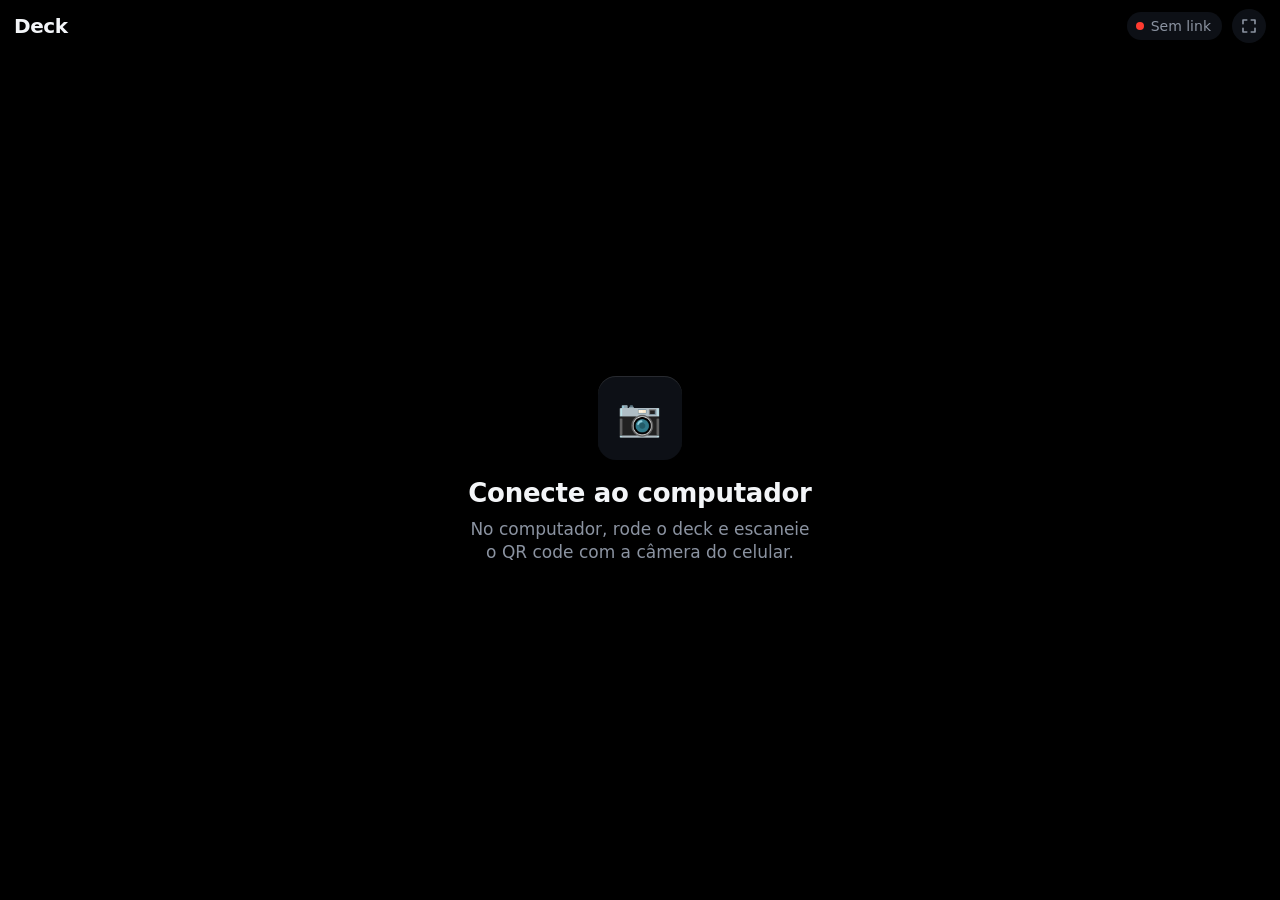
<file: deck/web/index.html>
<!doctype html>
<html lang="pt-BR" data-tema="preto">
<head>
<meta charset="utf-8">
<meta name="viewport" content="width=device-width, initial-scale=1, maximum-scale=1, user-scalable=no, viewport-fit=cover">
<meta name="apple-mobile-web-app-capable" content="yes">
<meta name="mobile-web-app-capable" content="yes">
<meta name="apple-mobile-web-app-status-bar-style" content="black-translucent">
<meta name="apple-mobile-web-app-title" content="Deck">
<meta name="theme-color" content="#000000">
<meta name="format-detection" content="telephone=no">
<title>Deck</title>
<link rel="manifest" href="manifest.webmanifest">
<link rel="apple-touch-icon" href="icon-180.png">
<link rel="icon" href="icon-32.png" sizes="32x32">
<link rel="icon" href="icon-192.png" sizes="192x192">
<link rel="stylesheet" href="teclas.css">
<link rel="stylesheet" href="style.css">
</head>
<body>
<div id="app">
  <header id="topo">
    <h1 id="nome">Deck</h1>
    <button class="ficha-foco" type="button" hidden><span class="ficha-icone"></span><span class="ficha-tempo"></span></button>
    <button class="mini-player" type="button" hidden><img alt=""><span class="eq"><i></i><i></i><i></i></span><span class="mini-titulo"></span></button>
    <button id="avisos" class="avisos" type="button" hidden></button>
    <div id="status" class="status tentando" role="status"><i></i><span data-t>Conectando…</span></div>
    <button class="tela-cheia" type="button" hidden aria-label="Tela cheia">
      <svg viewBox="0 0 24 24" aria-hidden="true"><path class="abrir" d="M4 9V4h5M15 4h5v5M20 15v5h-5M9 20H4v-5"/><path class="fechar" d="M9 4v5H4M20 9h-5V4M15 20v-5h5M4 15h5v5"/></svg>
    </button>
  </header>

  <main id="palco">
    <div id="grade" class="grade"></div>
    <div id="vazio" class="vazio" hidden></div>
  </main>

  <nav id="rodape" hidden>
    <div id="bancos" class="bancos"></div>
  </nav>
</div>

<div id="cantinho" class="cantinho">
  <span id="status-mini" class="status-mini tentando" role="status"></span>
  <button class="mini-player" type="button" hidden><img alt=""><span class="eq"><i></i><i></i><i></i></span></button>
  <button class="ficha-foco" type="button" hidden><span class="ficha-icone"></span><span class="ficha-tempo"></span></button>
  <button class="tela-cheia" type="button" hidden aria-label="Tela cheia">
    <svg viewBox="0 0 24 24" aria-hidden="true"><path class="abrir" d="M4 9V4h5M15 4h5v5M20 15v5h-5M9 20H4v-5"/><path class="fechar" d="M9 4v5H4M20 9h-5V4M15 20v-5h5M4 15h5v5"/></svg>
  </button>
</div>

<div id="dica" class="dica" hidden>
  <p id="dica-texto"></p>
  <button type="button" id="dica-fechar" aria-label="Fechar dica">✕</button>
</div>

<div id="folha" class="folha" hidden>
  <div class="folha-caixa">
    <h2 data-t>Avisos dos botões</h2>
    <ul id="folha-lista" class="rolavel"></ul>
    <p class="folha-nota" data-t>Corrija no editor do computador — o celular atualiza sozinho.</p>
    <button type="button" id="folha-ok" data-t>Entendi</button>
  </div>
</div>

<div id="foco" class="foco" hidden>
  <div class="foco-caixa">
    <div class="foco-relogio">
      <svg class="foco-anel" viewBox="0 0 120 120" aria-hidden="true">
        <circle class="foco-trilho" cx="60" cy="60" r="52" pathLength="100"></circle>
        <circle class="foco-progresso" cx="60" cy="60" r="52" pathLength="100"></circle>
      </svg>
      <div class="foco-tempo">0:00</div>
    </div>
    <div class="foco-lado">
      <div class="foco-icone"></div>
      <div class="foco-titulo"></div>
      <div class="foco-acoes">
        <button type="button" data-foco="pausar" data-t>Pausar</button>
        <button type="button" data-foco="mais5" data-t>+5 min</button>
        <button type="button" data-foco="encerrar" class="perigo" data-t>Encerrar</button>
      </div>
      <button type="button" class="foco-minimizar" data-t>Minimizar</button>
    </div>
  </div>
</div>

<div id="chamada" class="chamada" role="alert" hidden>
  <div class="chamada-icone" aria-hidden="true">📞</div>
  <div class="chamada-textos"><b class="chamada-quem"></b><span class="chamada-detalhe"></span></div>
  <button type="button" data-chamada="recusar" class="recusar" data-t>Recusar</button>
  <button type="button" data-chamada="atender" class="atender" data-t>Atender</button>
</div>

<div id="toast" class="toast" role="alert"></div>

<script src="idioma.js"></script>
<script src="icones.js"></script>
<script src="tom.js"></script>
<script src="app.js"></script>
</body>
</html>
</file>
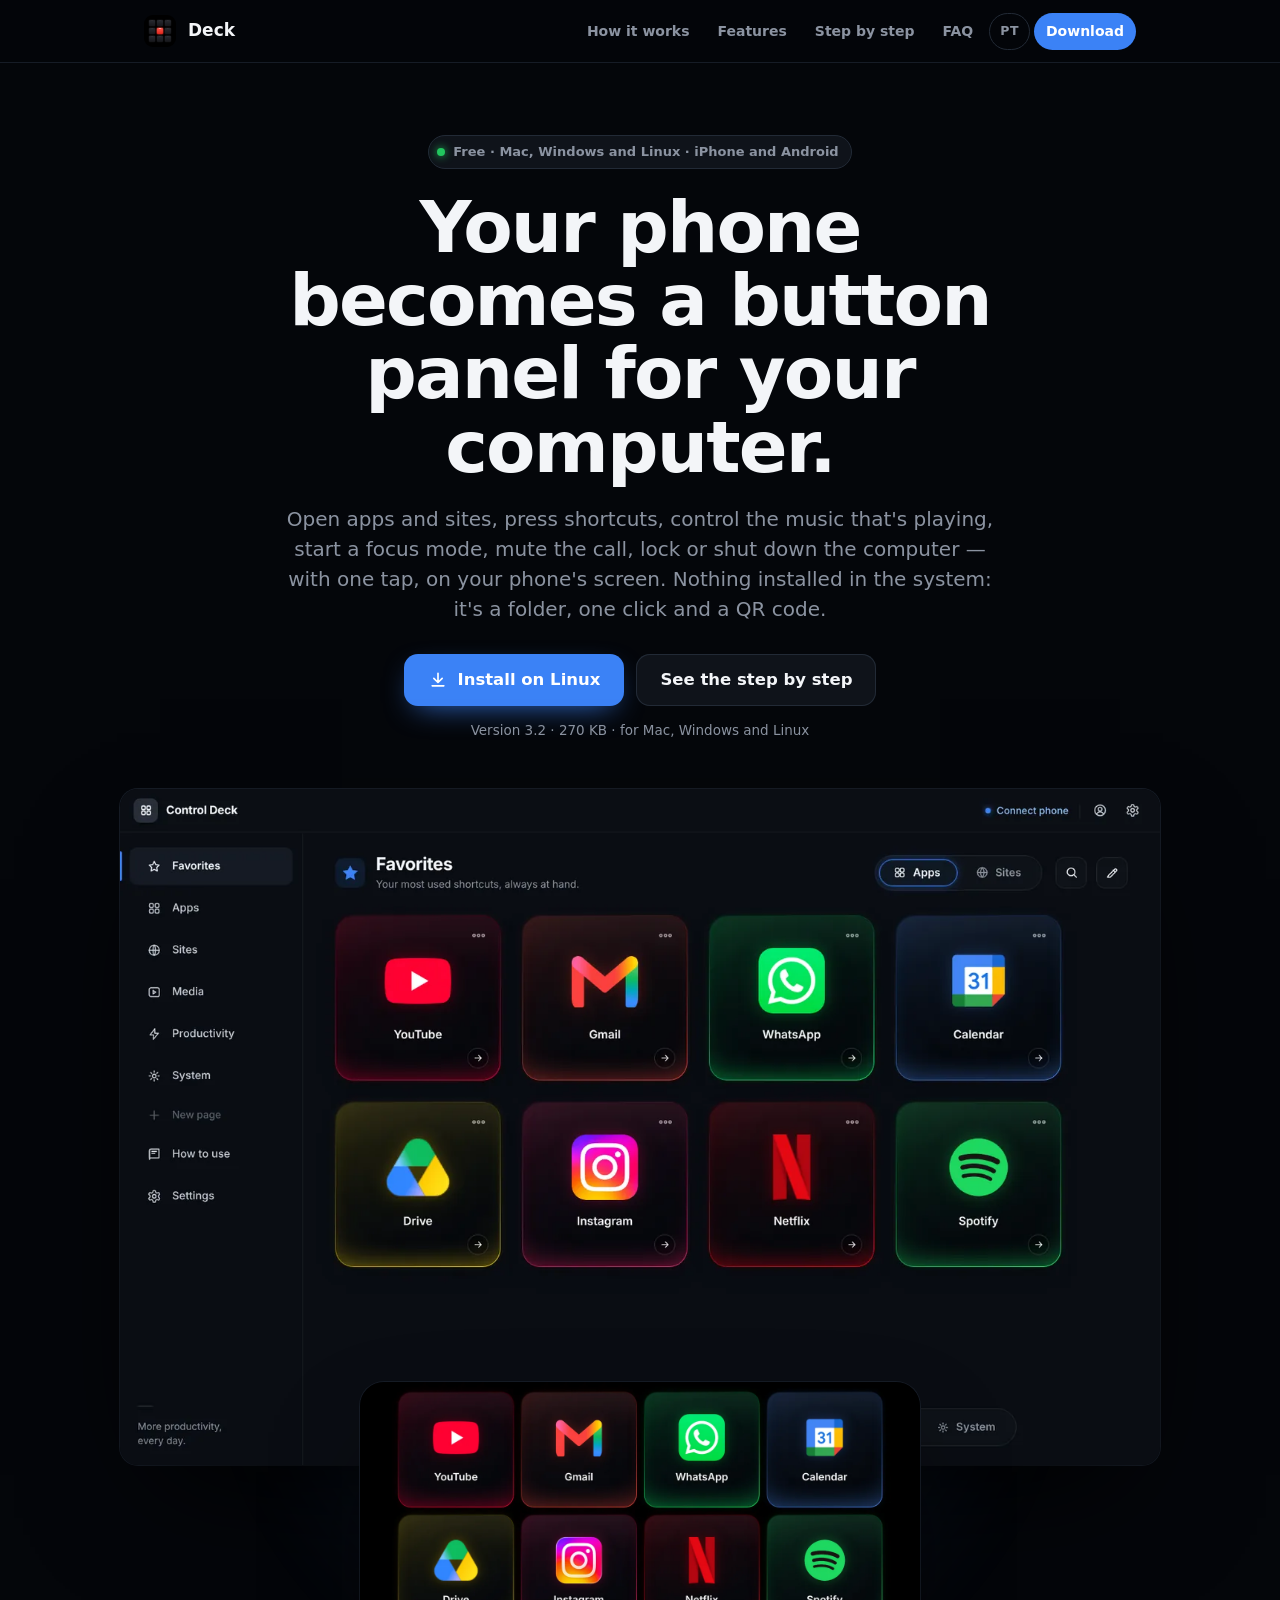
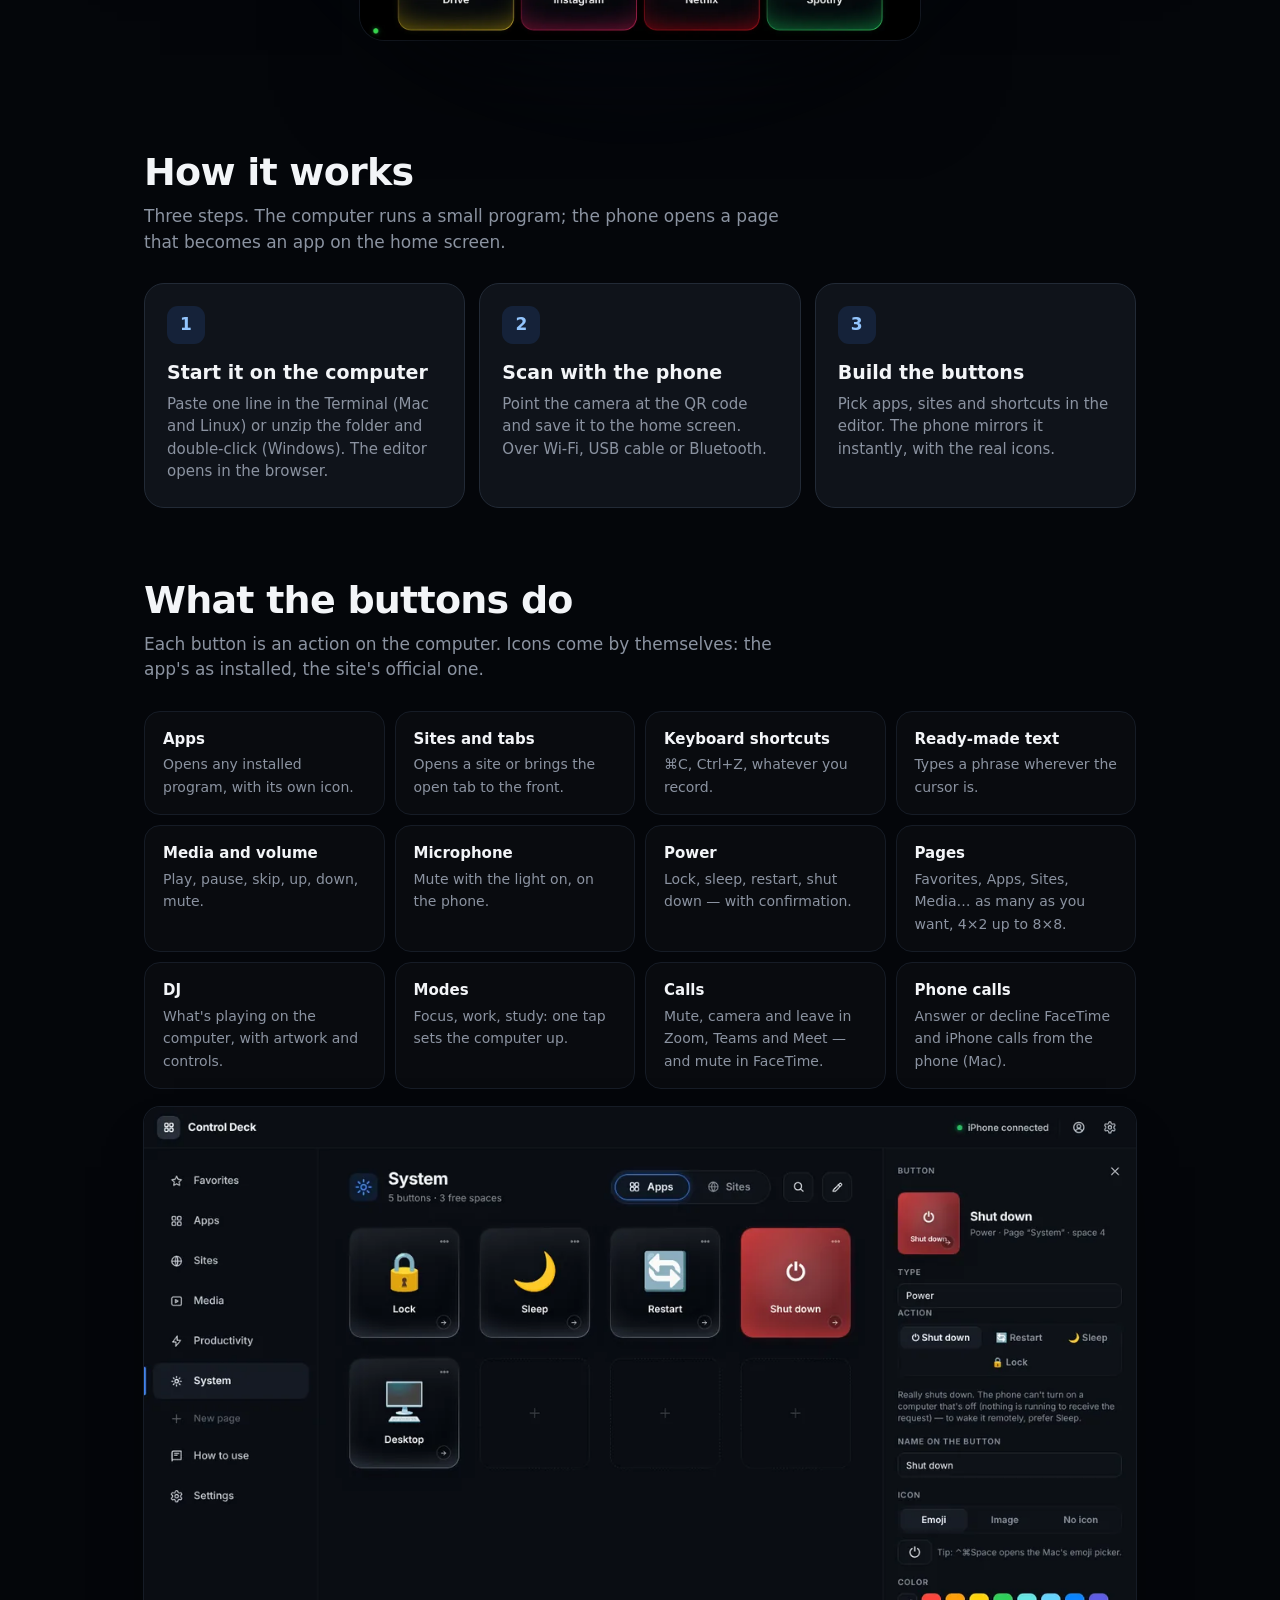
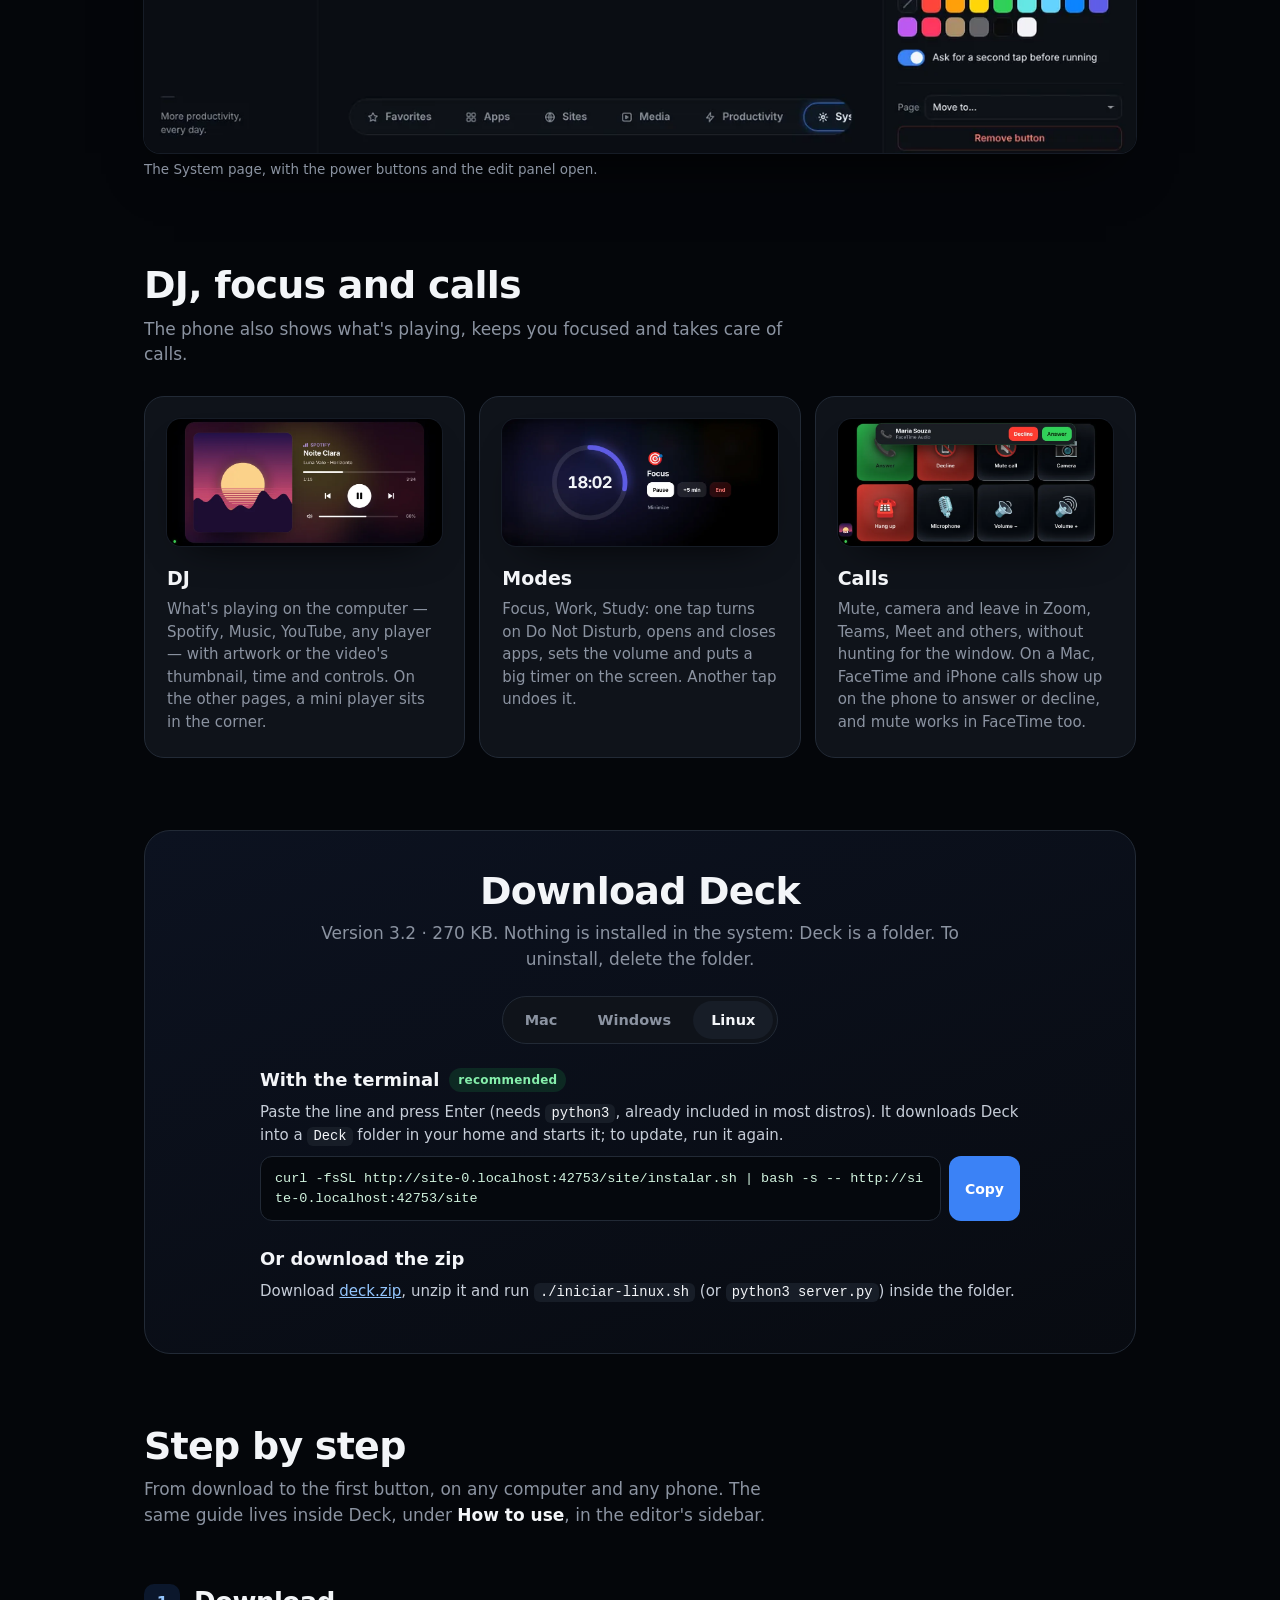
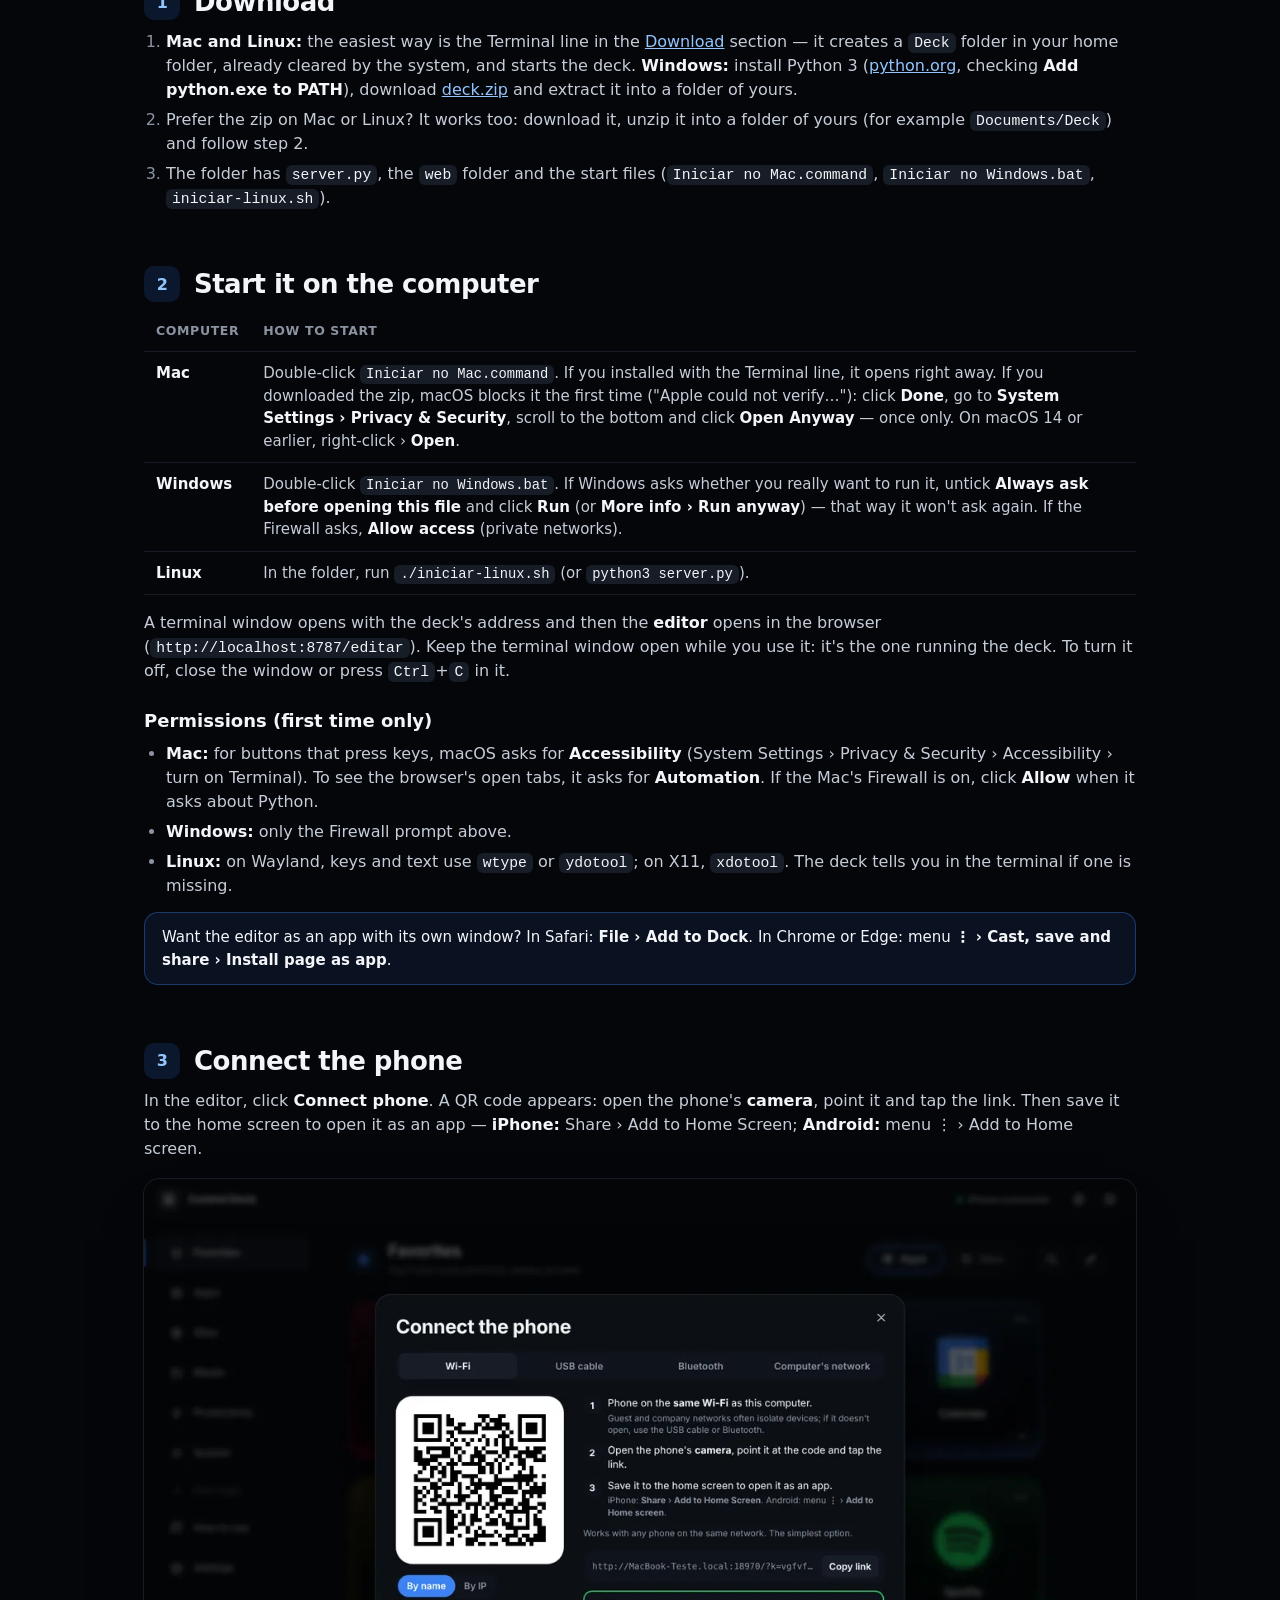
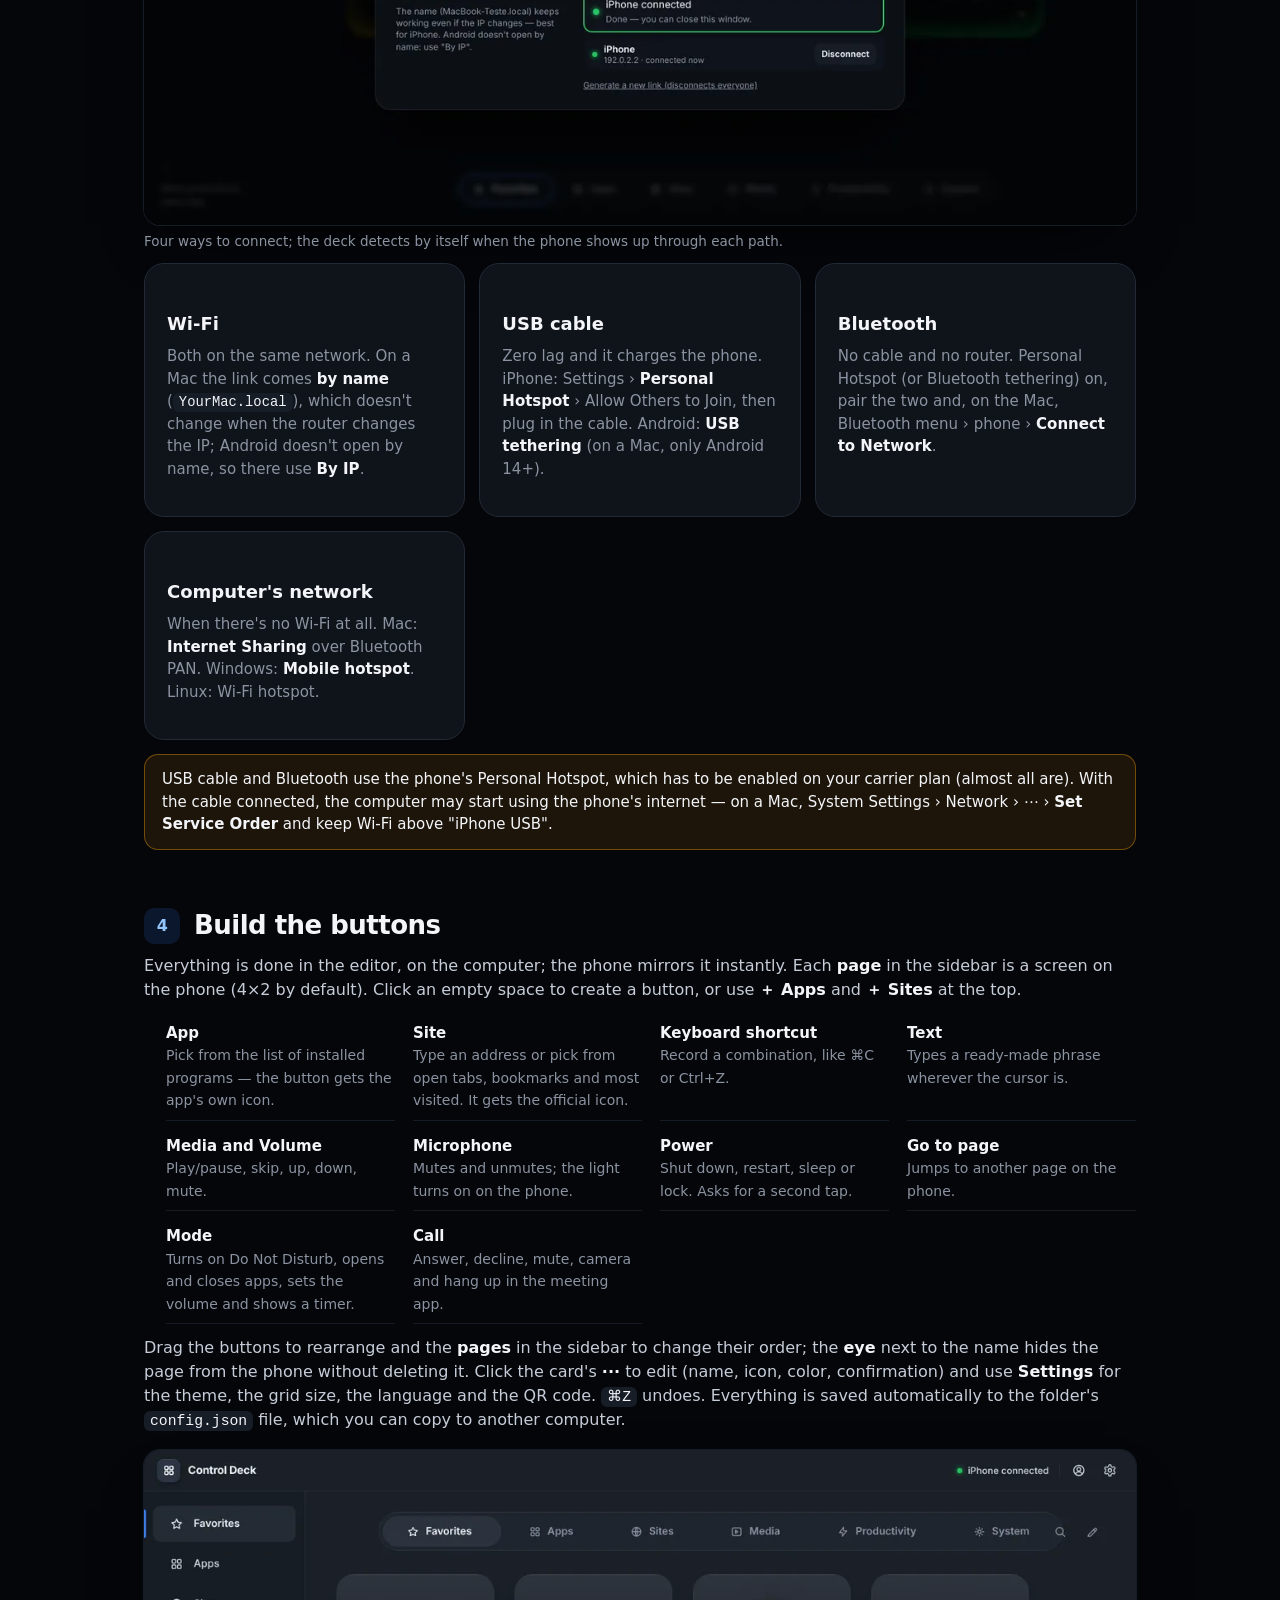
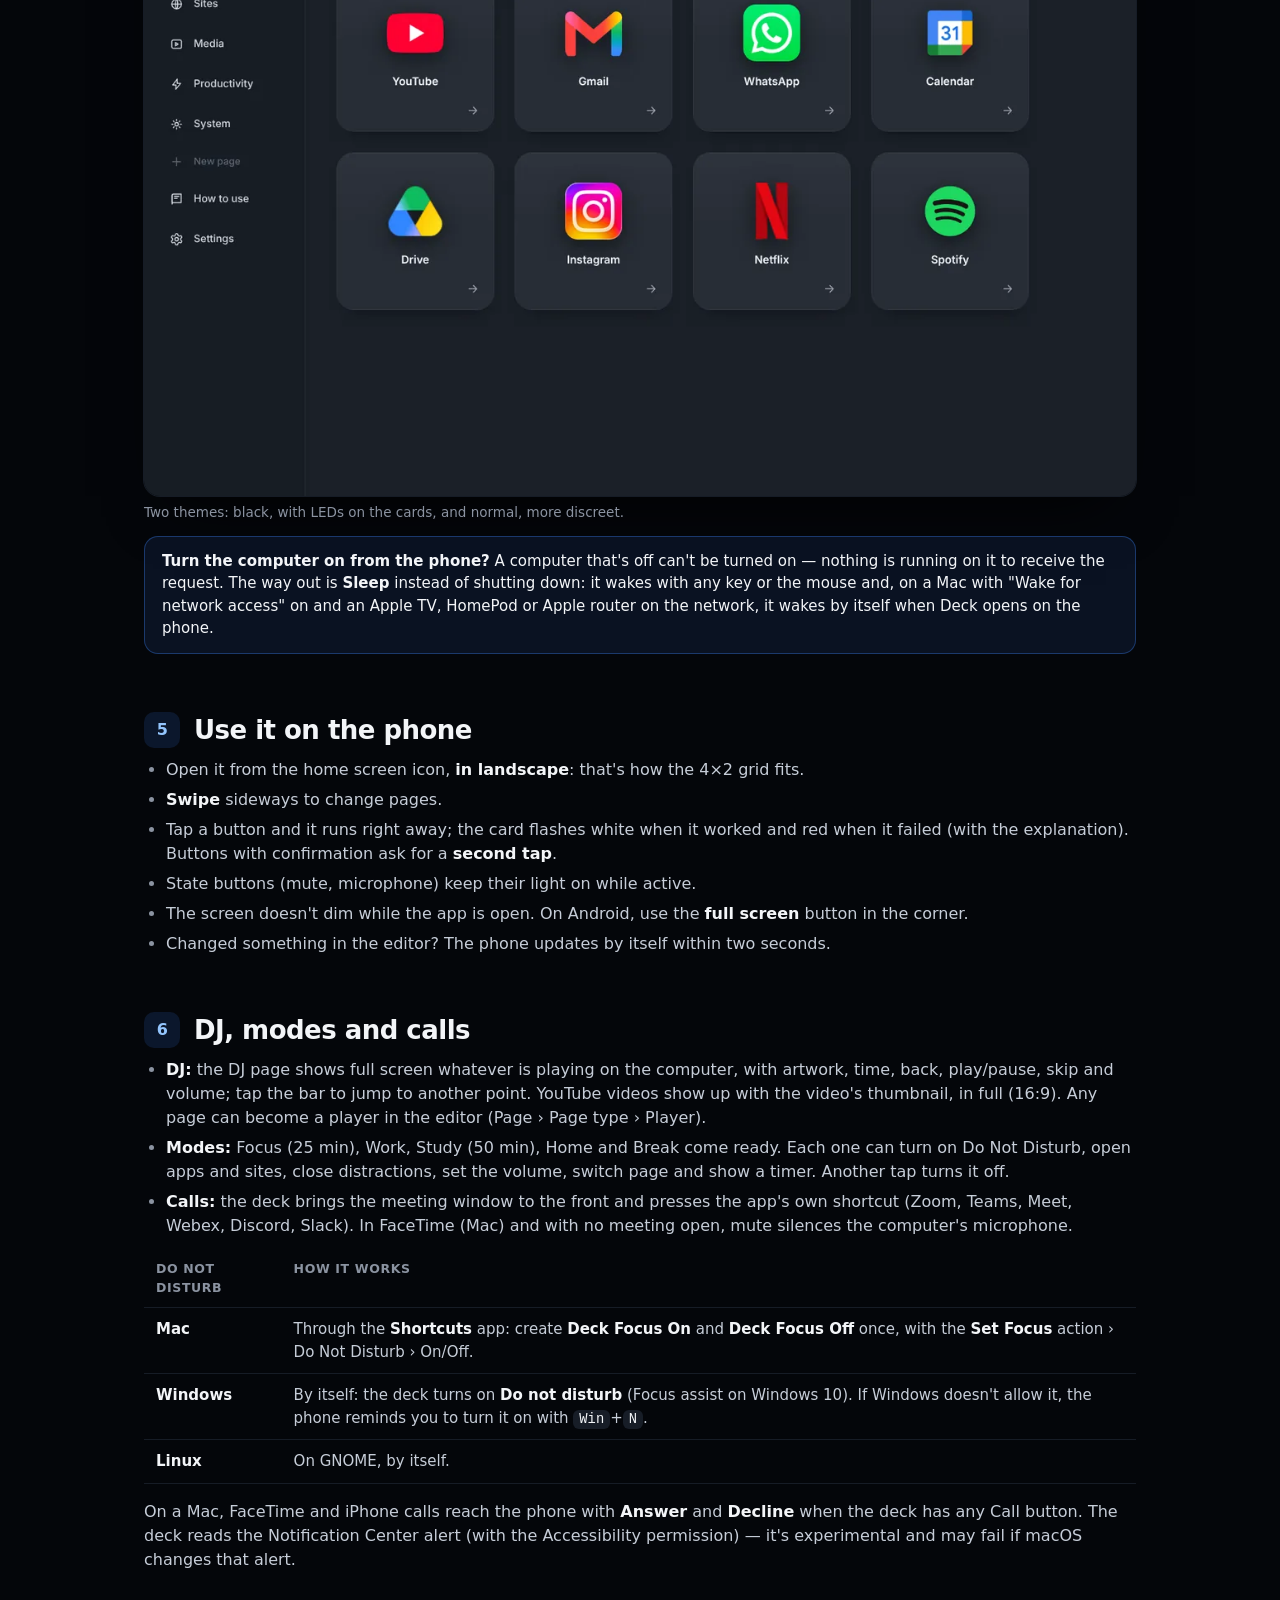
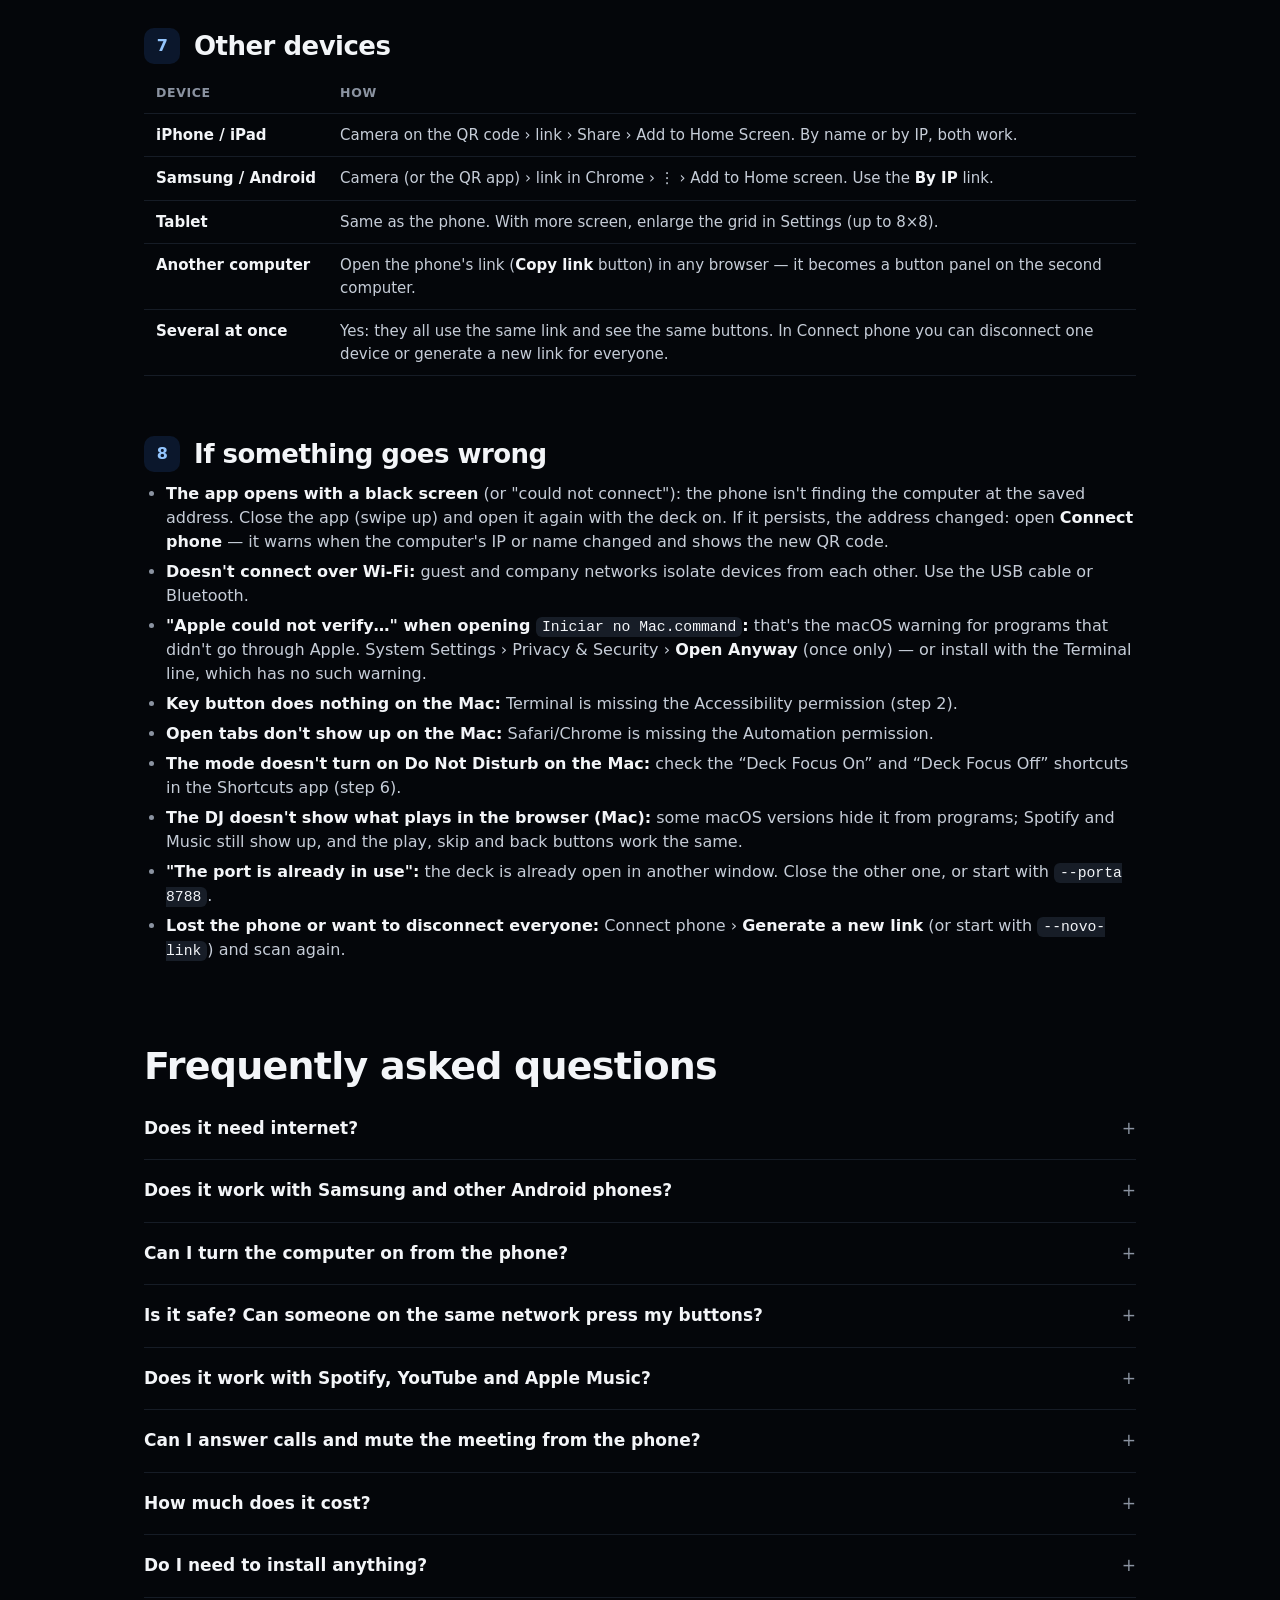
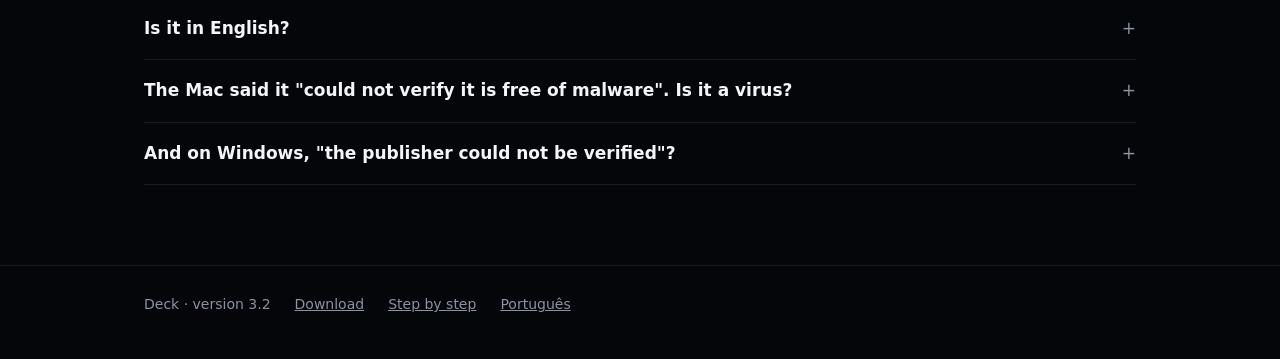
<file: site/en.html>
<!doctype html>
<html lang="en">
<head>
<meta charset="utf-8">
<meta name="viewport" content="width=device-width, initial-scale=1">
<title>Deck — your phone becomes a button panel for your computer</title>
<meta name="description" content="Deck turns your iPhone or Android into a button panel for Mac, Windows and Linux. Open apps and sites, press shortcuts, see and control what's playing, start a focus mode, answer and mute calls, shut the computer down. Free, nothing installed in the system.">
<meta property="og:title" content="Deck — your phone becomes a button panel for your computer">
<meta property="og:description" content="Free. Mac, Windows and Linux. iPhone, Android and tablets. Download, start it and scan the QR code.">
<meta property="og:image" content="img/en/editor.webp">
<meta property="og:type" content="website">
<meta name="theme-color" content="#04060a">
<link rel="icon" href="favicon.png" sizes="32x32">
<link rel="icon" href="icon-192.png" sizes="192x192">
<link rel="apple-touch-icon" href="icon-192.png">
<link rel="alternate" hreflang="pt-BR" href="./">
<link rel="alternate" hreflang="en" href="en">
<link rel="alternate" hreflang="x-default" href="./">
<style>
  :root {
    --fundo: #04060a;
    --tecla: #0f131a;
    --vidro: #171d27;
    --borda: #222a36;
    --linha: #161c26;
    --papel: #f3f5f8;
    --texto: #c6cdd8;
    --apagado: #8b93a1;
    --azul: #3b82f6;
    --verde: #22c55e;
    --ambar: #f59e0b;
    --vermelho: #ef4444;
    color-scheme: dark;
  }
  * { box-sizing: border-box; }
  html { scroll-behavior: smooth; -webkit-text-size-adjust: 100%; }
  body {
    margin: 0;
    background: var(--fundo);
    color: var(--texto);
    font-family: -apple-system, BlinkMacSystemFont, "SF Pro Text", "Segoe UI", Roboto, "Helvetica Neue", Inter, system-ui, sans-serif;
    font-size: 16px;
    line-height: 1.5;
    -webkit-font-smoothing: antialiased;
  }
  a { color: #93c5fd; }
  img { max-width: 100%; height: auto; display: block; }
  b { color: var(--papel); font-weight: 600; }
  code, kbd { padding: 2px 6px; border-radius: 6px; background: var(--vidro); color: var(--papel); font: 500 .92em ui-monospace, "SF Mono", Consolas, Menlo, monospace; }
  .largura { width: min(1040px, 100%); margin: 0 auto; padding-left: 24px; padding-right: 24px; }

  .topo {
    position: sticky;
    top: 0;
    z-index: 5;
    border-bottom: 1px solid var(--linha);
    background: rgba(4, 6, 10, .84);
    -webkit-backdrop-filter: blur(12px);
    backdrop-filter: blur(12px);
  }
  .topo .largura { display: flex; align-items: center; gap: 12px; height: 62px; }
  .topo img { width: 32px; height: 32px; border-radius: 9px; }
  .topo b { font-size: 17px; }
  .topo nav { display: flex; gap: 4px; margin-left: auto; }
  .topo nav a { padding: 8px 12px; border-radius: 999px; color: var(--apagado); font-size: 14px; font-weight: 600; text-decoration: none; white-space: nowrap; }
  .topo nav a:hover { background: var(--vidro); color: var(--papel); }
  .topo nav a.cta { background: var(--azul); color: #fff; }
  .topo nav a#trocar-idioma { display: inline-block !important; padding: 8px 10px; border: 1px solid var(--borda); font-size: 12.5px; letter-spacing: .04em; }

  .heroi { padding: 72px 0 40px; text-align: center; }
  .selo { display: inline-flex; align-items: center; gap: 8px; padding: 6px 12px 6px 8px; border: 1px solid var(--borda); border-radius: 999px; background: var(--tecla); color: var(--apagado); font-size: 13px; font-weight: 600; }
  .selo i { width: 8px; height: 8px; border-radius: 50%; background: var(--verde); box-shadow: 0 0 8px var(--verde); }
  h1 { margin: 22px auto 0; max-width: 16ch; font-size: clamp(38px, 6.4vw, 72px); font-weight: 700; letter-spacing: -0.025em; line-height: 1.02; color: var(--papel); }
  .lead { margin: 20px auto 0; max-width: 58ch; color: var(--apagado); font-size: clamp(17px, 2vw, 20px); }
  .acoes { display: flex; flex-wrap: wrap; justify-content: center; gap: 12px; margin-top: 30px; }
  .botao {
    display: inline-flex;
    align-items: center;
    gap: 10px;
    height: 52px;
    padding: 0 24px;
    border-radius: 14px;
    background: var(--azul);
    color: #fff;
    font-size: 16.5px;
    font-weight: 700;
    text-decoration: none;
    box-shadow: 0 10px 30px -12px rgba(59, 130, 246, .9);
    transition: transform .15s, background-color .15s;
  }
  .botao:hover { background: #2f6fe0; transform: translateY(-1px); }
  .botao.fraco { background: var(--tecla); color: var(--papel); box-shadow: inset 0 0 0 1px var(--borda); }
  .botao.fraco:hover { background: var(--vidro); }
  .botao svg { width: 20px; height: 20px; fill: none; stroke: currentColor; stroke-width: 2; stroke-linecap: round; stroke-linejoin: round; }
  .miudo { margin: 14px 0 0; color: var(--apagado); font-size: 13.5px; }
  .so-celular { margin: 28px auto 0; max-width: 520px; padding: 20px 20px 16px; border: 1px solid var(--borda); border-radius: 20px; background: var(--tecla); text-align: left; }
  .so-celular p { margin: 0 0 12px; font-size: 15px; }
  .so-celular .acoes { justify-content: flex-start; margin-top: 4px; }
  .so-celular .botao { height: 46px; padding: 0 18px; font-size: 15px; }
  .so-celular .miudo { margin-top: 12px; }
  .so-celular .miudo a { color: var(--apagado); }
  .vitrine { position: relative; margin-top: 48px; }
  .vitrine::before { content: ""; position: absolute; inset: 20% 10% -10%; background: radial-gradient(ellipse at center, rgba(59, 130, 246, .22), rgba(59, 130, 246, 0) 70%); filter: blur(30px); pointer-events: none; }
  .vitrine img { position: relative; margin: 0 auto; border-radius: 18px; box-shadow: 0 50px 120px -40px rgba(0, 0, 0, .95), 0 0 0 1px var(--linha); }
  .vitrine .celular { width: min(560px, 82%); margin: -8% auto 0; border-radius: 24px; }

  section { padding: 72px 0 0; scroll-margin-top: 70px; }
  h2 { margin: 0 0 10px; font-size: clamp(28px, 4vw, 38px); font-weight: 700; letter-spacing: -0.02em; line-height: 1.1; color: var(--papel); }
  .sub { margin: 0 0 28px; max-width: 60ch; color: var(--apagado); font-size: 17px; }
  .tres { display: grid; grid-template-columns: repeat(auto-fit, minmax(240px, 1fr)); gap: 14px; }
  .cartao { padding: 22px 22px 24px; border: 1px solid var(--borda); border-radius: 20px; background: var(--tecla); }
  .cartao .n { display: grid; place-items: center; width: 38px; height: 38px; margin-bottom: 14px; border-radius: 11px; background: rgba(59, 130, 246, .14); color: #93c5fd; font-size: 17px; font-weight: 700; }
  .cartao h3 { margin: 0 0 6px; font-size: 19px; font-weight: 700; color: var(--papel); }
  .cartao p { margin: 0; color: var(--apagado); font-size: 15px; }
  .cartao .foto { display: block; width: 100%; height: auto; margin: 0 0 18px; border-radius: 14px; box-shadow: 0 0 0 1px var(--linha), 0 18px 40px -24px #000; }

  .grade-recursos { display: grid; grid-template-columns: repeat(auto-fit, minmax(220px, 1fr)); gap: 10px; }
  .recurso { padding: 16px 18px; border: 1px solid var(--linha); border-radius: 16px; background: rgba(255, 255, 255, .02); font-size: 15px; }
  .recurso b { display: block; margin-bottom: 3px; }
  .recurso span { color: var(--apagado); font-size: 14px; }

  .baixar { padding: 40px; border: 1px solid var(--borda); border-radius: 26px; background: linear-gradient(160deg, #0c1220, #080b11); text-align: center; }
  .baixar h2 { margin-bottom: 8px; }
  .baixar .botao { height: 58px; padding: 0 30px; font-size: 18px; }
  .baixar table { width: 100%; max-width: 760px; margin: 28px auto 0; border-collapse: collapse; text-align: left; font-size: 15px; }
  .baixar th, .baixar td { padding: 11px 12px; border-bottom: 1px solid var(--linha); vertical-align: top; }
  .baixar th { color: var(--apagado); font-size: 12.5px; font-weight: 600; letter-spacing: .05em; text-transform: uppercase; }
  .baixar td:first-child { color: var(--papel); font-weight: 600; white-space: nowrap; }
  .abas-so { display: inline-flex; gap: 4px; margin: 4px 0 22px; padding: 4px; border: 1px solid var(--borda); border-radius: 999px; background: var(--tecla); }
  .abas-so button { height: 38px; padding: 0 18px; border: 0; border-radius: 999px; background: none; color: var(--apagado); font-family: inherit; font-size: 14.5px; font-weight: 600; cursor: pointer; }
  .abas-so button.ativa { background: var(--vidro); color: var(--papel); }
  .painel-so { max-width: 760px; margin: 0 auto; text-align: left; }
  .painel-so h3 { display: flex; flex-wrap: wrap; align-items: center; gap: 10px; margin: 24px 0 8px; font-size: 18px; font-weight: 700; color: var(--papel); }
  .painel-so h3:first-child { margin-top: 0; }
  .painel-so p { margin: 0 0 10px; font-size: 15px; }
  .painel-so ol { margin: 0 0 10px; padding-left: 22px; font-size: 15px; }
  .painel-so li { margin: 6px 0; }
  .painel-so .miudo { margin-top: 0; }
  .tag { padding: 3px 9px; border-radius: 999px; background: rgba(34, 197, 94, .14); color: #86efac; font-size: 12px; font-weight: 600; letter-spacing: .02em; }
  .comando { display: flex; align-items: stretch; gap: 8px; margin: 8px 0 10px; }
  .comando code { flex: 1; min-width: 0; padding: 12px 14px; border: 1px solid var(--borda); border-radius: 12px; background: #05080d; color: #d2f4df; font-size: 13.5px; line-height: 1.45; white-space: pre-wrap; word-break: break-all; -webkit-user-select: all; user-select: all; }
  .comando button { flex: none; padding: 0 16px; border: 0; border-radius: 12px; background: var(--azul); color: #fff; font-family: inherit; font-size: 14px; font-weight: 600; cursor: pointer; }
  .comando button:hover { background: #2f6fe0; }

  .guia h2 { display: flex; align-items: center; gap: 14px; font-size: 26px; }
  .guia h2 .n { display: grid; place-items: center; flex: none; width: 36px; height: 36px; border-radius: 10px; background: rgba(59, 130, 246, .14); color: #93c5fd; font-size: 16px; }
  .guia section { padding: 44px 0 0; }
  .guia h3 { margin: 24px 0 8px; font-size: 18px; font-weight: 700; color: var(--papel); }
  .guia p { margin: 0 0 12px; }
  .guia ol, .guia ul { margin: 0 0 12px; padding-left: 22px; }
  .guia li { margin: 6px 0; }
  .guia li::marker { color: var(--apagado); }
  .guia table { width: 100%; border-collapse: collapse; margin: 10px 0 16px; font-size: 15px; }
  .guia th, .guia td { padding: 10px 12px; border-bottom: 1px solid var(--linha); text-align: left; vertical-align: top; }
  .guia th { color: var(--apagado); font-weight: 600; font-size: 12.5px; letter-spacing: .05em; text-transform: uppercase; }
  .guia td:first-child { color: var(--papel); font-weight: 600; white-space: nowrap; }
  .nota { margin: 14px 0; padding: 14px 18px; border-radius: 14px; background: rgba(59, 130, 246, .1); box-shadow: inset 0 0 0 1px rgba(59, 130, 246, .35); color: var(--papel); font-size: 15px; }
  .nota.aviso { background: rgba(245, 158, 11, .1); box-shadow: inset 0 0 0 1px rgba(245, 158, 11, .4); }
  .figura { margin: 18px 0 6px; border-radius: 16px; overflow: hidden; box-shadow: 0 0 0 1px var(--linha), 0 30px 60px -30px #000; }
  .legenda { margin: 0 0 14px; color: var(--apagado); font-size: 13.5px; }
  .tipos { display: grid; grid-template-columns: repeat(auto-fit, minmax(220px, 1fr)); gap: 6px 18px; margin: 8px 0 16px; padding: 0; list-style: none; }
  .tipos li { margin: 0; padding: 8px 0; border-bottom: 1px solid var(--linha); font-size: 15px; }
  .tipos li b { display: block; }
  .tipos li span { color: var(--apagado); font-size: 14px; }

  .faq details { padding: 4px 0; border-bottom: 1px solid var(--linha); }
  .faq summary { padding: 14px 0; cursor: pointer; color: var(--papel); font-size: 17px; font-weight: 600; list-style: none; display: flex; justify-content: space-between; gap: 16px; }
  .faq summary::-webkit-details-marker { display: none; }
  .faq summary::after { content: "+"; color: var(--apagado); font-weight: 500; }
  .faq details[open] summary::after { content: "–"; }
  .faq details p { margin: 0 0 16px; color: var(--texto); }

  footer { margin-top: 80px; padding: 28px 0 44px; border-top: 1px solid var(--linha); color: var(--apagado); font-size: 14px; }
  footer .largura { display: flex; flex-wrap: wrap; gap: 10px 24px; align-items: center; }
  footer a { color: var(--apagado); }

  @media (max-width: 680px) {
    .topo nav a:not(.cta) { display: none; }
    .heroi { padding-top: 48px; }
    .baixar { padding: 28px 18px; }
    .baixar td:first-child, .guia td:first-child { white-space: normal; }
    .largura { padding-left: 18px; padding-right: 18px; }
  }
</style>
</head>
<body>
<header class="topo">
  <div class="largura">
    <img src="icon-192.png" alt="">
    <b>Deck</b>
    <nav aria-label="Sections">
      <a href="#como-funciona">How it works</a>
      <a href="#recursos">Features</a>
      <a href="#guia">Step by step</a>
      <a href="#faq">FAQ</a>
      <a href="./" id="trocar-idioma" hreflang="pt-BR" lang="pt-BR" title="Português">PT</a>
      <a href="#baixar" class="cta">Download</a>
    </nav>
  </div>
</header>

<main>
  <div class="largura heroi">
    <span class="selo"><i></i>Free · Mac, Windows and Linux · iPhone and Android</span>
    <h1>Your phone becomes a button panel for your computer.</h1>
    <p class="lead">Open apps and sites, press shortcuts, control the music that's playing, start a focus mode, mute the call, lock or shut down the computer — with one tap, on your phone's screen. Nothing installed in the system: it's a folder, one click and a QR code.</p>
    <div class="acoes" id="acoes-pc">
      <a class="botao" id="baixar-heroi" href="#baixar"><svg viewBox="0 0 24 24"><path d="M12 4v11M7 10l5 5 5-5M5 19h14"/></svg>Download Deck</a>
      <a class="botao fraco" href="#guia">See the step by step</a>
    </div>
    <p class="miudo" id="miudo-pc">Version 3.2 · 270 KB · for Mac, Windows and Linux</p>
    <div class="so-celular" id="so-celular" hidden>
      <p><b>There's nothing to download on the phone.</b> Deck runs on the computer; the phone just scans the QR code shown there and becomes an app on the home screen.</p>
      <p>Open this page on the computer to download it — or send the link to yourself:</p>
      <div class="acoes">
        <button class="botao" type="button" id="copiar-link"><svg viewBox="0 0 24 24"><rect x="9" y="9" width="11" height="11" rx="2"/><path d="M5 15V6a2 2 0 0 1 2-2h9"/></svg>Copy the link</button>
        <a class="botao fraco" id="whats-link" href="#" target="_blank" rel="noopener">Send via WhatsApp</a>
      </div>
      <p class="miudo"><a href="#guia">See the step by step</a> · <a href="deck.zip" download="deck.zip">download anyway</a></p>
    </div>
    <div class="vitrine">
      <img src="img/en/editor.webp" alt="Deck editor on the computer, with eight buttons: YouTube, Gmail, WhatsApp, Calendar, Drive, Instagram, Netflix and Spotify" width="1400" height="911">
      <img class="celular" src="img/en/celular.webp" alt="The same eight buttons on the phone's screen, in landscape" width="1400" height="646">
    </div>
  </div>

  <section id="como-funciona" class="largura">
    <h2>How it works</h2>
    <p class="sub">Three steps. The computer runs a small program; the phone opens a page that becomes an app on the home screen.</p>
    <div class="tres">
      <div class="cartao"><div class="n">1</div><h3>Start it on the computer</h3><p>Paste one line in the Terminal (Mac and Linux) or unzip the folder and double-click (Windows). The editor opens in the browser.</p></div>
      <div class="cartao"><div class="n">2</div><h3>Scan with the phone</h3><p>Point the camera at the QR code and save it to the home screen. Over Wi-Fi, USB cable or Bluetooth.</p></div>
      <div class="cartao"><div class="n">3</div><h3>Build the buttons</h3><p>Pick apps, sites and shortcuts in the editor. The phone mirrors it instantly, with the real icons.</p></div>
    </div>
  </section>

  <section id="recursos" class="largura">
    <h2>What the buttons do</h2>
    <p class="sub">Each button is an action on the computer. Icons come by themselves: the app's as installed, the site's official one.</p>
    <div class="grade-recursos">
      <div class="recurso"><b>Apps</b><span>Opens any installed program, with its own icon.</span></div>
      <div class="recurso"><b>Sites and tabs</b><span>Opens a site or brings the open tab to the front.</span></div>
      <div class="recurso"><b>Keyboard shortcuts</b><span>⌘C, Ctrl+Z, whatever you record.</span></div>
      <div class="recurso"><b>Ready-made text</b><span>Types a phrase wherever the cursor is.</span></div>
      <div class="recurso"><b>Media and volume</b><span>Play, pause, skip, up, down, mute.</span></div>
      <div class="recurso"><b>Microphone</b><span>Mute with the light on, on the phone.</span></div>
      <div class="recurso"><b>Power</b><span>Lock, sleep, restart, shut down — with confirmation.</span></div>
      <div class="recurso"><b>Pages</b><span>Favorites, Apps, Sites, Media… as many as you want, 4×2 up to 8×8.</span></div>
      <div class="recurso"><b>DJ</b><span>What's playing on the computer, with artwork and controls.</span></div>
      <div class="recurso"><b>Modes</b><span>Focus, work, study: one tap sets the computer up.</span></div>
      <div class="recurso"><b>Calls</b><span>Mute, camera and leave in Zoom, Teams and Meet — and mute in FaceTime.</span></div>
      <div class="recurso"><b>Phone calls</b><span>Answer or decline FaceTime and iPhone calls from the phone (Mac).</span></div>
    </div>
    <div class="figura"><img src="img/en/energia.webp" alt="Editor with the System page and the Shut down button panel" width="1200" height="781" loading="lazy"></div>
    <p class="legenda">The System page, with the power buttons and the edit panel open.</p>
  </section>

  <section id="dj-modos" class="largura">
    <h2>DJ, focus and calls</h2>
    <p class="sub">The phone also shows what's playing, keeps you focused and takes care of calls.</p>
    <div class="tres">
      <div class="cartao"><img class="foto" src="img/en/dj.webp" alt="DJ page on the phone: artwork, song name, time, back, pause, skip and volume" width="852" height="393" loading="lazy"><h3>DJ</h3><p>What's playing on the computer — Spotify, Music, YouTube, any player — with artwork or the video's thumbnail, time and controls. On the other pages, a mini player sits in the corner.</p></div>
      <div class="cartao"><img class="foto" src="img/en/foco.webp" alt="Focus mode timer on the phone, with 18:02 left and the Pause, +5 min and End buttons" width="852" height="393" loading="lazy"><h3>Modes</h3><p>Focus, Work, Study: one tap turns on Do Not Disturb, opens and closes apps, sets the volume and puts a big timer on the screen. Another tap undoes it.</p></div>
      <div class="cartao"><img class="foto" src="img/en/chamada.webp" alt="Incoming call alert on the phone, with Decline and Answer, over the Calls page" width="852" height="393" loading="lazy"><h3>Calls</h3><p>Mute, camera and leave in Zoom, Teams, Meet and others, without hunting for the window. On a Mac, FaceTime and iPhone calls show up on the phone to answer or decline, and mute works in FaceTime too.</p></div>
    </div>
  </section>

  <section id="baixar" class="largura">
    <div class="baixar">
      <h2>Download Deck</h2>
      <p class="sub" style="margin: 0 auto 20px; text-align: center">Version 3.2 · 270 KB. Nothing is installed in the system: Deck is a folder. To uninstall, delete the folder.</p>
      <div class="abas-so" role="tablist" aria-label="Computer's system">
        <button type="button" data-so="mac" class="ativa">Mac</button>
        <button type="button" data-so="windows">Windows</button>
        <button type="button" data-so="linux">Linux</button>
      </div>
      <div class="painel-so" id="so-mac">
        <h3>With the Terminal <span class="tag">recommended · no security warning</span></h3>
        <p>Open <b>Terminal</b> (<kbd>⌘</kbd> + <kbd>space</kbd>, type <i>Terminal</i>), paste the line below and press Enter. It downloads Deck into a <code>Deck</code> folder in your home folder and starts it.</p>
        <div class="comando"><code data-cmd="mac"></code><button type="button">Copy</button></div>
        <p class="miudo">Next time, just double-click <code>Iniciar no Mac.command</code> inside the folder ("Iniciar" means Start). If the Mac asks for the "command line developer tools", accept and run the line again. To update Deck, run the same line: your buttons stay.</p>
        <h3>Or download the zip</h3>
        <p>Download <a href="deck.zip" download="deck.zip">deck.zip</a>, unzip it and double-click <code>Iniciar no Mac.command</code>. The first time, macOS blocks it ("Apple could not verify…"): click <b>Done</b>, open <b>System Settings › Privacy &amp; Security</b>, scroll to the bottom and click <b>Open Anyway</b>. Once only. On macOS 14 or earlier, right-click › <b>Open</b> is enough.</p>
      </div>
      <div class="painel-so" id="so-windows" hidden>
        <h3>With the zip</h3>
        <ol>
          <li>Install <b>Python 3</b> from <a href="https://www.python.org/downloads/" target="_blank" rel="noopener">python.org</a> — in the installer, check <b>Add python.exe to PATH</b>.</li>
          <li>Download <a href="deck.zip" download="deck.zip">deck.zip</a>, right-click it › <b>Extract All</b>.</li>
          <li>Double-click <code>Iniciar no Windows.bat</code> ("Iniciar" means Start). If Windows asks whether you really want to run it, untick <b>Always ask before opening this file</b> and click <b>Run</b> (or <b>More info › Run anyway</b>) — that way it won't ask again. If the Firewall asks, <b>Allow access</b>.</li>
        </ol>
        <h3>Or with PowerShell</h3>
        <p>With Python installed, open <b>Terminal</b> (right-click the Start menu › Terminal), paste the line and press Enter. It downloads Deck into a <code>Deck</code> folder in your user folder and starts it; to update, run it again.</p>
        <div class="comando"><code data-cmd="windows"></code><button type="button">Copy</button></div>
      </div>
      <div class="painel-so" id="so-linux" hidden>
        <h3>With the terminal <span class="tag">recommended</span></h3>
        <p>Paste the line and press Enter (needs <code>python3</code>, already included in most distros). It downloads Deck into a <code>Deck</code> folder in your home and starts it; to update, run it again.</p>
        <div class="comando"><code data-cmd="linux"></code><button type="button">Copy</button></div>
        <h3>Or download the zip</h3>
        <p>Download <a href="deck.zip" download="deck.zip">deck.zip</a>, unzip it and run <code>./iniciar-linux.sh</code> (or <code>python3 server.py</code>) inside the folder.</p>
      </div>
    </div>
  </section>

  <div id="guia" class="guia largura">
    <section style="padding-top: 72px">
      <h2 style="font-size: clamp(28px, 4vw, 38px)">Step by step</h2>
      <p class="sub">From download to the first button, on any computer and any phone. The same guide lives inside Deck, under <b>How to use</b>, in the editor's sidebar.</p>
    </section>

    <section id="g-baixar">
      <h2><span class="n">1</span>Download</h2>
      <ol>
        <li><b>Mac and Linux:</b> the easiest way is the Terminal line in the <a href="#baixar">Download</a> section — it creates a <code>Deck</code> folder in your home folder, already cleared by the system, and starts the deck. <b>Windows:</b> install Python 3 (<a href="https://www.python.org/downloads/" target="_blank" rel="noopener">python.org</a>, checking <b>Add python.exe to PATH</b>), download <a href="deck.zip" download="deck.zip">deck.zip</a> and extract it into a folder of yours.</li>
        <li>Prefer the zip on Mac or Linux? It works too: download it, unzip it into a folder of yours (for example <code>Documents/Deck</code>) and follow step 2.</li>
        <li>The folder has <code>server.py</code>, the <code>web</code> folder and the start files (<code>Iniciar no Mac.command</code>, <code>Iniciar no Windows.bat</code>, <code>iniciar-linux.sh</code>).</li>
      </ol>
    </section>

    <section id="g-ligar">
      <h2><span class="n">2</span>Start it on the computer</h2>
      <table>
        <tr><th>Computer</th><th>How to start</th></tr>
        <tr><td>Mac</td><td>Double-click <code>Iniciar no Mac.command</code>. If you installed with the Terminal line, it opens right away. If you downloaded the zip, macOS blocks it the first time ("Apple could not verify…"): click <b>Done</b>, go to <b>System Settings › Privacy &amp; Security</b>, scroll to the bottom and click <b>Open Anyway</b> — once only. On macOS 14 or earlier, right-click › <b>Open</b>.</td></tr>
        <tr><td>Windows</td><td>Double-click <code>Iniciar no Windows.bat</code>. If Windows asks whether you really want to run it, untick <b>Always ask before opening this file</b> and click <b>Run</b> (or <b>More info › Run anyway</b>) — that way it won't ask again. If the Firewall asks, <b>Allow access</b> (private networks).</td></tr>
        <tr><td>Linux</td><td>In the folder, run <code>./iniciar-linux.sh</code> (or <code>python3 server.py</code>).</td></tr>
      </table>
      <p>A terminal window opens with the deck's address and then the <b>editor</b> opens in the browser (<code>http://localhost:8787/editar</code>). Keep the terminal window open while you use it: it's the one running the deck. To turn it off, close the window or press <kbd>Ctrl</kbd>+<kbd>C</kbd> in it.</p>
      <h3>Permissions (first time only)</h3>
      <ul>
        <li><b>Mac:</b> for buttons that press keys, macOS asks for <b>Accessibility</b> (System Settings › Privacy &amp; Security › Accessibility › turn on Terminal). To see the browser's open tabs, it asks for <b>Automation</b>. If the Mac's Firewall is on, click <b>Allow</b> when it asks about Python.</li>
        <li><b>Windows:</b> only the Firewall prompt above.</li>
        <li><b>Linux:</b> on Wayland, keys and text use <code>wtype</code> or <code>ydotool</code>; on X11, <code>xdotool</code>. The deck tells you in the terminal if one is missing.</li>
      </ul>
      <div class="nota">Want the editor as an app with its own window? In Safari: <b>File › Add to Dock</b>. In Chrome or Edge: menu <b>⋮ › Cast, save and share › Install page as app</b>.</div>
    </section>

    <section id="g-conectar">
      <h2><span class="n">3</span>Connect the phone</h2>
      <p>In the editor, click <b>Connect phone</b>. A QR code appears: open the phone's <b>camera</b>, point it and tap the link. Then save it to the home screen to open it as an app — <b>iPhone:</b> Share › Add to Home Screen; <b>Android:</b> menu ⋮ › Add to Home screen.</p>
      <div class="figura"><img src="img/en/conectar.webp" alt="Connect phone window with the Wi-Fi, USB cable, Bluetooth and Computer's network tabs" width="1200" height="781" loading="lazy"></div>
      <p class="legenda">Four ways to connect; the deck detects by itself when the phone shows up through each path.</p>
      <div class="tres">
        <div class="cartao"><h3>Wi-Fi</h3><p>Both on the same network. On a Mac the link comes <b>by name</b> (<code>YourMac.local</code>), which doesn't change when the router changes the IP; Android doesn't open by name, so there use <b>By IP</b>.</p></div>
        <div class="cartao"><h3>USB cable</h3><p>Zero lag and it charges the phone. iPhone: Settings › <b>Personal Hotspot</b> › Allow Others to Join, then plug in the cable. Android: <b>USB tethering</b> (on a Mac, only Android 14+).</p></div>
        <div class="cartao"><h3>Bluetooth</h3><p>No cable and no router. Personal Hotspot (or Bluetooth tethering) on, pair the two and, on the Mac, Bluetooth menu › phone › <b>Connect to Network</b>.</p></div>
        <div class="cartao"><h3>Computer's network</h3><p>When there's no Wi-Fi at all. Mac: <b>Internet Sharing</b> over Bluetooth PAN. Windows: <b>Mobile hotspot</b>. Linux: Wi-Fi hotspot.</p></div>
      </div>
      <div class="nota aviso">USB cable and Bluetooth use the phone's Personal Hotspot, which has to be enabled on your carrier plan (almost all are). With the cable connected, the computer may start using the phone's internet — on a Mac, System Settings › Network › ⋯ › <b>Set Service Order</b> and keep Wi-Fi above "iPhone USB".</div>
    </section>

    <section id="g-botoes">
      <h2><span class="n">4</span>Build the buttons</h2>
      <p>Everything is done in the editor, on the computer; the phone mirrors it instantly. Each <b>page</b> in the sidebar is a screen on the phone (4×2 by default). Click an empty space to create a button, or use <b>＋ Apps</b> and <b>＋ Sites</b> at the top.</p>
      <ul class="tipos">
        <li><b>App</b><span>Pick from the list of installed programs — the button gets the app's own icon.</span></li>
        <li><b>Site</b><span>Type an address or pick from open tabs, bookmarks and most visited. It gets the official icon.</span></li>
        <li><b>Keyboard shortcut</b><span>Record a combination, like ⌘C or Ctrl+Z.</span></li>
        <li><b>Text</b><span>Types a ready-made phrase wherever the cursor is.</span></li>
        <li><b>Media and Volume</b><span>Play/pause, skip, up, down, mute.</span></li>
        <li><b>Microphone</b><span>Mutes and unmutes; the light turns on on the phone.</span></li>
        <li><b>Power</b><span>Shut down, restart, sleep or lock. Asks for a second tap.</span></li>
        <li><b>Go to page</b><span>Jumps to another page on the phone.</span></li>
        <li><b>Mode</b><span>Turns on Do Not Disturb, opens and closes apps, sets the volume and shows a timer.</span></li>
        <li><b>Call</b><span>Answer, decline, mute, camera and hang up in the meeting app.</span></li>
      </ul>
      <p>Drag the buttons to rearrange and the <b>pages</b> in the sidebar to change their order; the <b>eye</b> next to the name hides the page from the phone without deleting it. Click the card's <b>···</b> to edit (name, icon, color, confirmation) and use <b>Settings</b> for the theme, the grid size, the language and the QR code. <kbd>⌘Z</kbd> undoes. Everything is saved automatically to the folder's <code>config.json</code> file, which you can copy to another computer.</p>
      <div class="figura"><img src="img/en/editor-normal.webp" alt="Editor in the normal theme, without LEDs" width="1200" height="781" loading="lazy"></div>
      <p class="legenda">Two themes: black, with LEDs on the cards, and normal, more discreet.</p>
      <div class="nota"><b>Turn the computer on from the phone?</b> A computer that's off can't be turned on — nothing is running on it to receive the request. The way out is <b>Sleep</b> instead of shutting down: it wakes with any key or the mouse and, on a Mac with "Wake for network access" on and an Apple TV, HomePod or Apple router on the network, it wakes by itself when Deck opens on the phone.</div>
    </section>

    <section id="g-celular">
      <h2><span class="n">5</span>Use it on the phone</h2>
      <ul>
        <li>Open it from the home screen icon, <b>in landscape</b>: that's how the 4×2 grid fits.</li>
        <li><b>Swipe</b> sideways to change pages.</li>
        <li>Tap a button and it runs right away; the card flashes white when it worked and red when it failed (with the explanation). Buttons with confirmation ask for a <b>second tap</b>.</li>
        <li>State buttons (mute, microphone) keep their light on while active.</li>
        <li>The screen doesn't dim while the app is open. On Android, use the <b>full screen</b> button in the corner.</li>
        <li>Changed something in the editor? The phone updates by itself within two seconds.</li>
      </ul>
    </section>

    <section id="g-modos">
      <h2><span class="n">6</span>DJ, modes and calls</h2>
      <ul>
        <li><b>DJ:</b> the DJ page shows full screen whatever is playing on the computer, with artwork, time, back, play/pause, skip and volume; tap the bar to jump to another point. YouTube videos show up with the video's thumbnail, in full (16:9). Any page can become a player in the editor (Page › Page type › Player).</li>
        <li><b>Modes:</b> Focus (25 min), Work, Study (50 min), Home and Break come ready. Each one can turn on Do Not Disturb, open apps and sites, close distractions, set the volume, switch page and show a timer. Another tap turns it off.</li>
        <li><b>Calls:</b> the deck brings the meeting window to the front and presses the app's own shortcut (Zoom, Teams, Meet, Webex, Discord, Slack). In FaceTime (Mac) and with no meeting open, mute silences the computer's microphone.</li>
      </ul>
      <table>
        <tr><th>Do Not Disturb</th><th>How it works</th></tr>
        <tr><td>Mac</td><td>Through the <b>Shortcuts</b> app: create <b>Deck Focus On</b> and <b>Deck Focus Off</b> once, with the <b>Set Focus</b> action › Do Not Disturb › On/Off.</td></tr>
        <tr><td>Windows</td><td>By itself: the deck turns on <b>Do not disturb</b> (Focus assist on Windows 10). If Windows doesn't allow it, the phone reminds you to turn it on with <kbd>Win</kbd>+<kbd>N</kbd>.</td></tr>
        <tr><td>Linux</td><td>On GNOME, by itself.</td></tr>
      </table>
      <p>On a Mac, FaceTime and iPhone calls reach the phone with <b>Answer</b> and <b>Decline</b> when the deck has any Call button. The deck reads the Notification Center alert (with the Accessibility permission) — it's experimental and may fail if macOS changes that alert.</p>
    </section>

    <section id="g-aparelhos">
      <h2><span class="n">7</span>Other devices</h2>
      <table>
        <tr><th>Device</th><th>How</th></tr>
        <tr><td>iPhone / iPad</td><td>Camera on the QR code › link › Share › Add to Home Screen. By name or by IP, both work.</td></tr>
        <tr><td>Samsung / Android</td><td>Camera (or the QR app) › link in Chrome › ⋮ › Add to Home screen. Use the <b>By IP</b> link.</td></tr>
        <tr><td>Tablet</td><td>Same as the phone. With more screen, enlarge the grid in Settings (up to 8×8).</td></tr>
        <tr><td>Another computer</td><td>Open the phone's link (<b>Copy link</b> button) in any browser — it becomes a button panel on the second computer.</td></tr>
        <tr><td>Several at once</td><td>Yes: they all use the same link and see the same buttons. In Connect phone you can disconnect one device or generate a new link for everyone.</td></tr>
      </table>
    </section>

    <section id="g-problemas">
      <h2><span class="n">8</span>If something goes wrong</h2>
      <ul>
        <li><b>The app opens with a black screen</b> (or "could not connect"): the phone isn't finding the computer at the saved address. Close the app (swipe up) and open it again with the deck on. If it persists, the address changed: open <b>Connect phone</b> — it warns when the computer's IP or name changed and shows the new QR code.</li>
        <li><b>Doesn't connect over Wi-Fi:</b> guest and company networks isolate devices from each other. Use the USB cable or Bluetooth.</li>
        <li><b>"Apple could not verify…" when opening <code>Iniciar no Mac.command</code>:</b> that's the macOS warning for programs that didn't go through Apple. System Settings › Privacy &amp; Security › <b>Open Anyway</b> (once only) — or install with the Terminal line, which has no such warning.</li>
        <li><b>Key button does nothing on the Mac:</b> Terminal is missing the Accessibility permission (step 2).</li>
        <li><b>Open tabs don't show up on the Mac:</b> Safari/Chrome is missing the Automation permission.</li>
        <li><b>The mode doesn't turn on Do Not Disturb on the Mac:</b> check the “Deck Focus On” and “Deck Focus Off” shortcuts in the Shortcuts app (step 6).</li>
        <li><b>The DJ doesn't show what plays in the browser (Mac):</b> some macOS versions hide it from programs; Spotify and Music still show up, and the play, skip and back buttons work the same.</li>
        <li><b>"The port is already in use":</b> the deck is already open in another window. Close the other one, or start with <code>--porta 8788</code>.</li>
        <li><b>Lost the phone or want to disconnect everyone:</b> Connect phone › <b>Generate a new link</b> (or start with <code>--novo-link</code>) and scan again.</li>
      </ul>
    </section>
  </div>

  <section id="faq" class="largura faq">
    <h2>Frequently asked questions</h2>
    <details><summary>Does it need internet?</summary><p>No. The phone and the computer talk directly over the local network (Wi-Fi, cable or Bluetooth). Nothing goes through any server.</p></details>
    <details><summary>Does it work with Samsung and other Android phones?</summary><p>Yes — any phone with a browser. On Android use the "By IP" link and the full screen button. For a USB cable with a Mac you need Android 14 or newer; on Windows and Linux it works with any version.</p></details>
    <details><summary>Can I turn the computer on from the phone?</summary><p>A computer that's off has nothing running to receive the request, so no. Use the Sleep button: the computer wakes with any key and, on a Mac with an Apple TV or HomePod on the network, it wakes by itself when Deck opens on the phone.</p></details>
    <details><summary>Is it safe? Can someone on the same network press my buttons?</summary><p>Only whoever has the phone link, which carries a secret key — and even then only the buttons you created; the phone never sends free-form commands. The editor only opens on the computer itself. To cut someone off, just generate a new link.</p></details>
    <details><summary>Does it work with Spotify, YouTube and Apple Music?</summary><p>Yes. The DJ page shows whatever is playing on the computer, in any app or browser tab, with artwork (on YouTube, the video's thumbnail) and controls. On a Mac it uses the same "Now Playing" as Control Center; on Windows, the system media controls; on Linux, <code>playerctl</code>.</p></details>
    <details><summary>Can I answer calls and mute the meeting from the phone?</summary><p>Yes. The Call buttons mute, toggle the camera and leave Zoom, Teams, Meet, Webex, Discord and Slack, and mute FaceTime. On a Mac, FaceTime and iPhone calls show up on the phone with Answer and Decline (experimental).</p></details>
    <details><summary>How much does it cost?</summary><p>Nothing. Download, unzip and use it.</p></details>
    <details><summary>Do I need to install anything?</summary><p>On Mac and Linux, no. On Windows, only Python (official installer, one click). Deck itself is a folder: to uninstall, delete it.</p></details>
    <details><summary>Is it in English?</summary><p>Yes. The editor, the phone and the guide follow the computer's language (Portuguese or English), and you can switch it in <b>Settings › Language</b>. Only the start files keep their Portuguese names: <code>Iniciar</code> means Start.</p></details>
    <details><summary>The Mac said it "could not verify it is free of malware". Is it a virus?</summary><p>No — it's macOS's standard warning for any program that didn't go through Apple (signing requires a paid developer account). Deck is a folder of open files: you can read the whole <code>server.py</code>. To allow it: Done › System Settings › Privacy &amp; Security › <b>Open Anyway</b>, once only. Or install with the Terminal line, which doesn't show the warning.</p></details>
    <details><summary>And on Windows, "the publisher could not be verified"?</summary><p>Same reason: Windows warns about any file downloaded from the internet that isn't signed. Click <b>Run</b> (or <b>More info › Run anyway</b>). To stop it from asking again, untick <b>Always ask before opening this file</b> in that warning — or right-click <code>Iniciar no Windows.bat</code> › Properties › <b>Unblock</b>. The PowerShell line does this by itself.</p></details>
  </section>
</main>

<footer>
  <div class="largura">
    <span>Deck · version 3.2</span>
    <a href="#baixar">Download</a>
    <a href="#guia">Step by step</a>
    <a href="./" hreflang="pt-BR" lang="pt-BR">Português</a>
  </div>
</footer>
<script>
(function () {
  var escolha = null;
  try { escolha = localStorage.getItem('deck.idioma'); } catch (e) { escolha = null; }
  if (escolha === 'pt' || (!escolha && /^pt/i.test(navigator.language || ''))) { location.replace('./' + location.hash); return; }
  var paraPt = document.querySelectorAll('a[hreflang="pt-BR"]');
  for (var k = 0; k < paraPt.length; k++) {
    paraPt[k].addEventListener('click', function () { try { localStorage.setItem('deck.idioma', 'pt'); } catch (e) { return; } });
  }
  var ua = navigator.userAgent;
  var celular = /iPhone|iPad|iPod|Android/i.test(ua) || (navigator.maxTouchPoints > 1 && matchMedia('(pointer: coarse)').matches && innerWidth < 900);
  var site = (location.origin + location.pathname.replace(/[^\/]*$/, '')).replace(/\/$/, '');
  var comandos = {
    mac: 'curl -fsSL ' + site + '/instalar.sh | bash -s -- ' + site,
    linux: 'curl -fsSL ' + site + '/instalar.sh | bash -s -- ' + site,
    windows: '$env:DECK="' + site + '"; irm ' + site + '/instalar-windows.ps1 | iex'
  };
  function copiar(botao, texto, rotulo, feito) {
    var alvo = botao.lastChild;
    var pronto = function () { alvo.textContent = feito; setTimeout(function () { alvo.textContent = rotulo; }, 1800); };
    if (navigator.clipboard) navigator.clipboard.writeText(texto).then(pronto, function () { prompt('Copy:', texto); });
    else prompt('Copy:', texto);
  }
  var caixas = document.querySelectorAll('[data-cmd]');
  for (var i = 0; i < caixas.length; i++) {
    caixas[i].textContent = comandos[caixas[i].getAttribute('data-cmd')];
    (function (caixa) {
      caixa.nextElementSibling.addEventListener('click', function () { copiar(this, caixa.textContent, 'Copy', 'Copied'); });
    })(caixas[i]);
  }
  var abas = document.querySelectorAll('.abas-so button');
  var paineis = document.querySelectorAll('.painel-so');
  function mostrar(qual) {
    for (var a = 0; a < abas.length; a++) abas[a].classList.toggle('ativa', abas[a].getAttribute('data-so') === qual);
    for (var p = 0; p < paineis.length; p++) paineis[p].hidden = paineis[p].id !== 'so-' + qual;
  }
  for (var b = 0; b < abas.length; b++) {
    abas[b].addEventListener('click', function () { mostrar(this.getAttribute('data-so')); });
  }
  var so = /Windows/.test(ua) ? 'windows' : /Linux|X11|CrOS/.test(ua) && !/Android/.test(ua) ? 'linux' : 'mac';
  mostrar(so);
  if (!celular) {
    var heroi = document.getElementById('baixar-heroi');
    if (so === 'windows') {
      heroi.href = 'deck.zip';
      heroi.setAttribute('download', 'deck.zip');
    } else {
      heroi.lastChild.textContent = so === 'mac' ? 'Install on Mac' : 'Install on Linux';
    }
    return;
  }
  document.getElementById('acoes-pc').hidden = true;
  document.getElementById('miudo-pc').hidden = true;
  document.getElementById('so-celular').hidden = false;
  var link = location.origin + location.pathname;
  document.getElementById('whats-link').href = 'https://wa.me/?text=' + encodeURIComponent('Download Deck on the computer: ' + link);
  document.getElementById('copiar-link').addEventListener('click', function () { copiar(this, link, 'Copy the link', 'Link copied'); });
})();
</script>
</body>
</html>
</file>
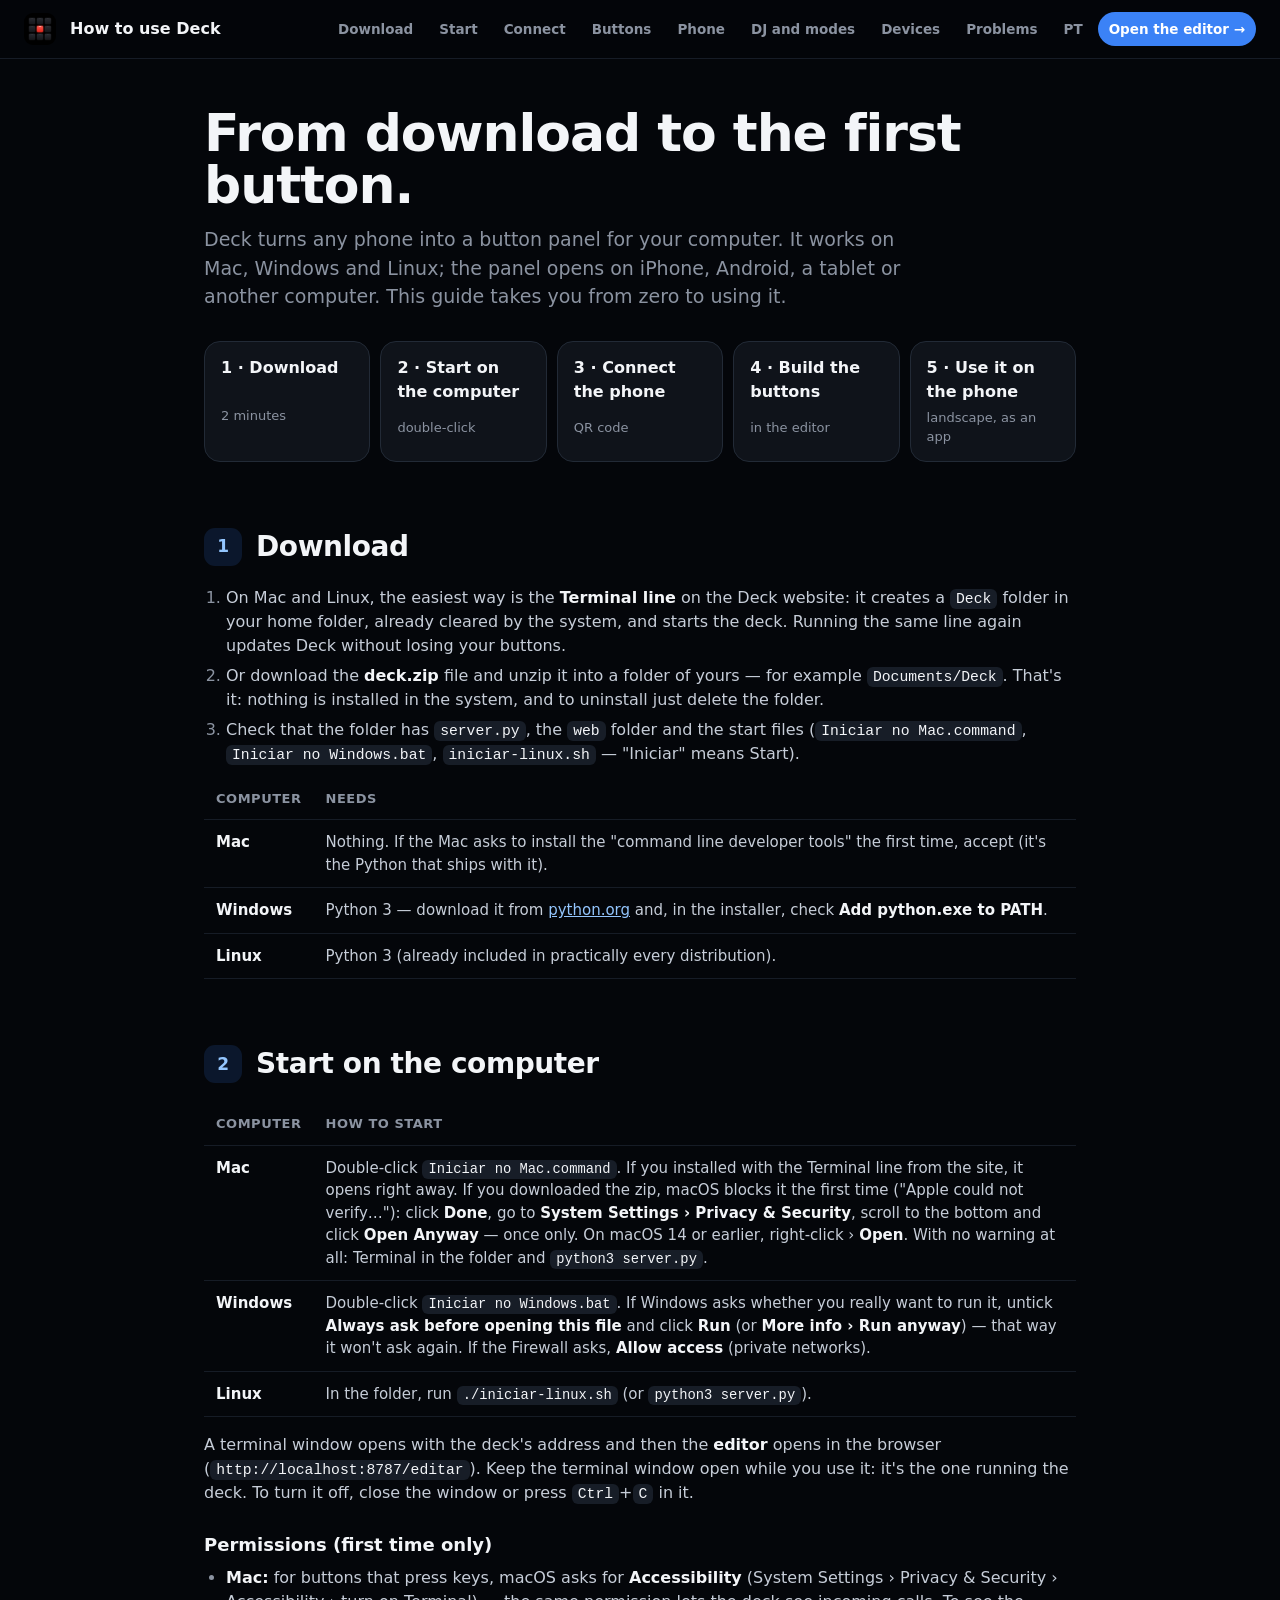
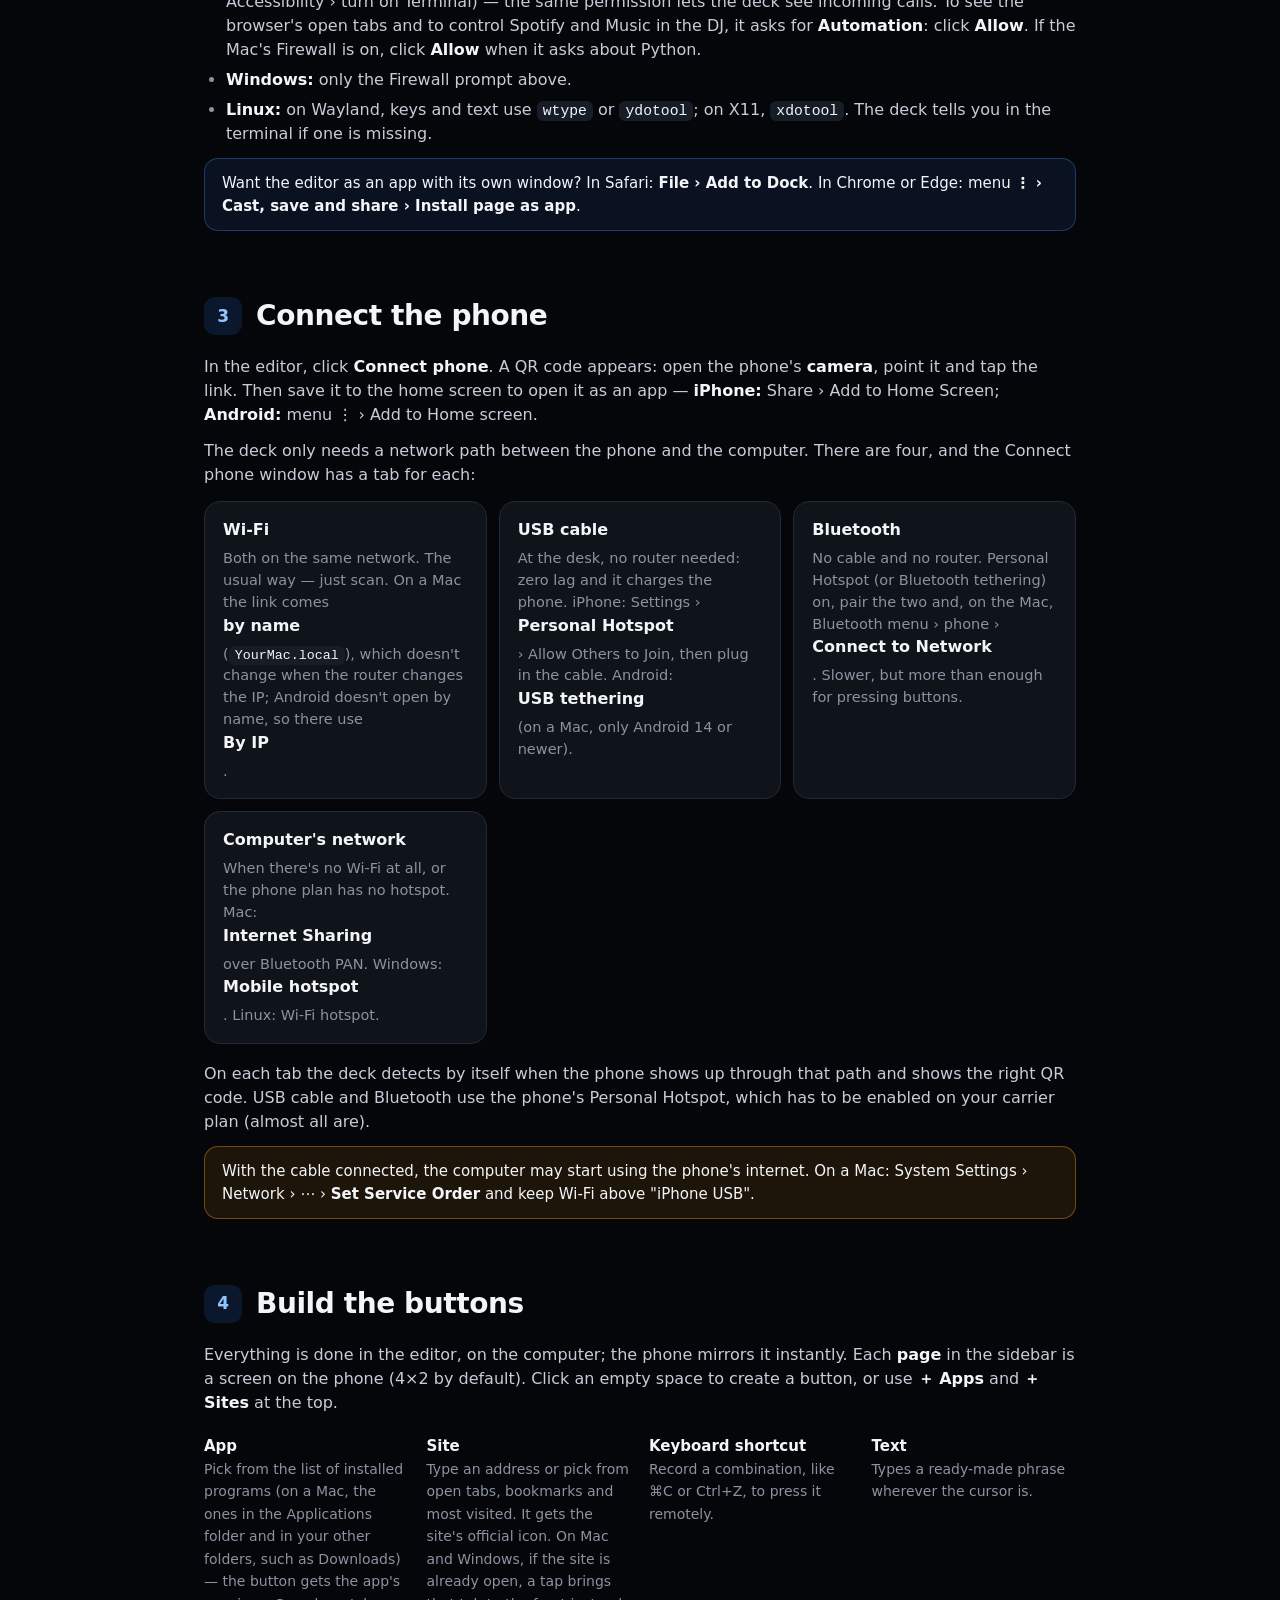
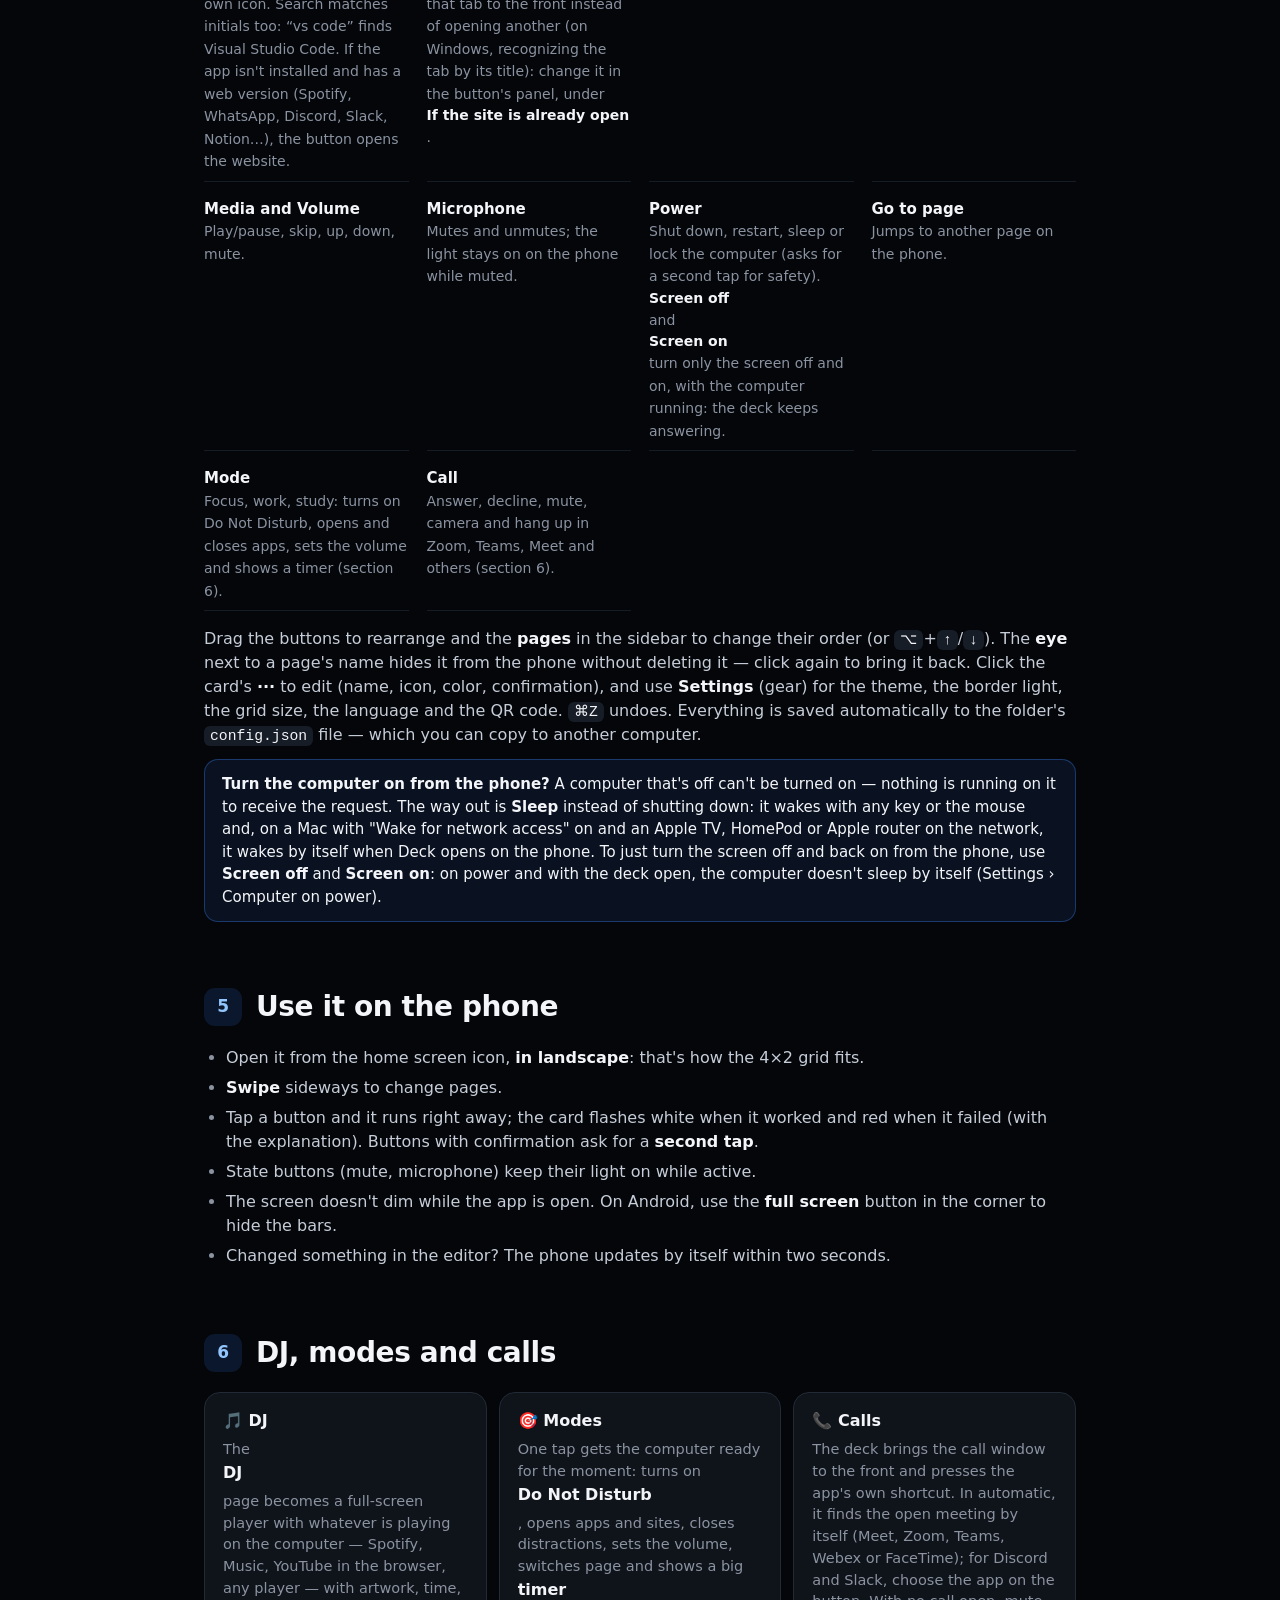
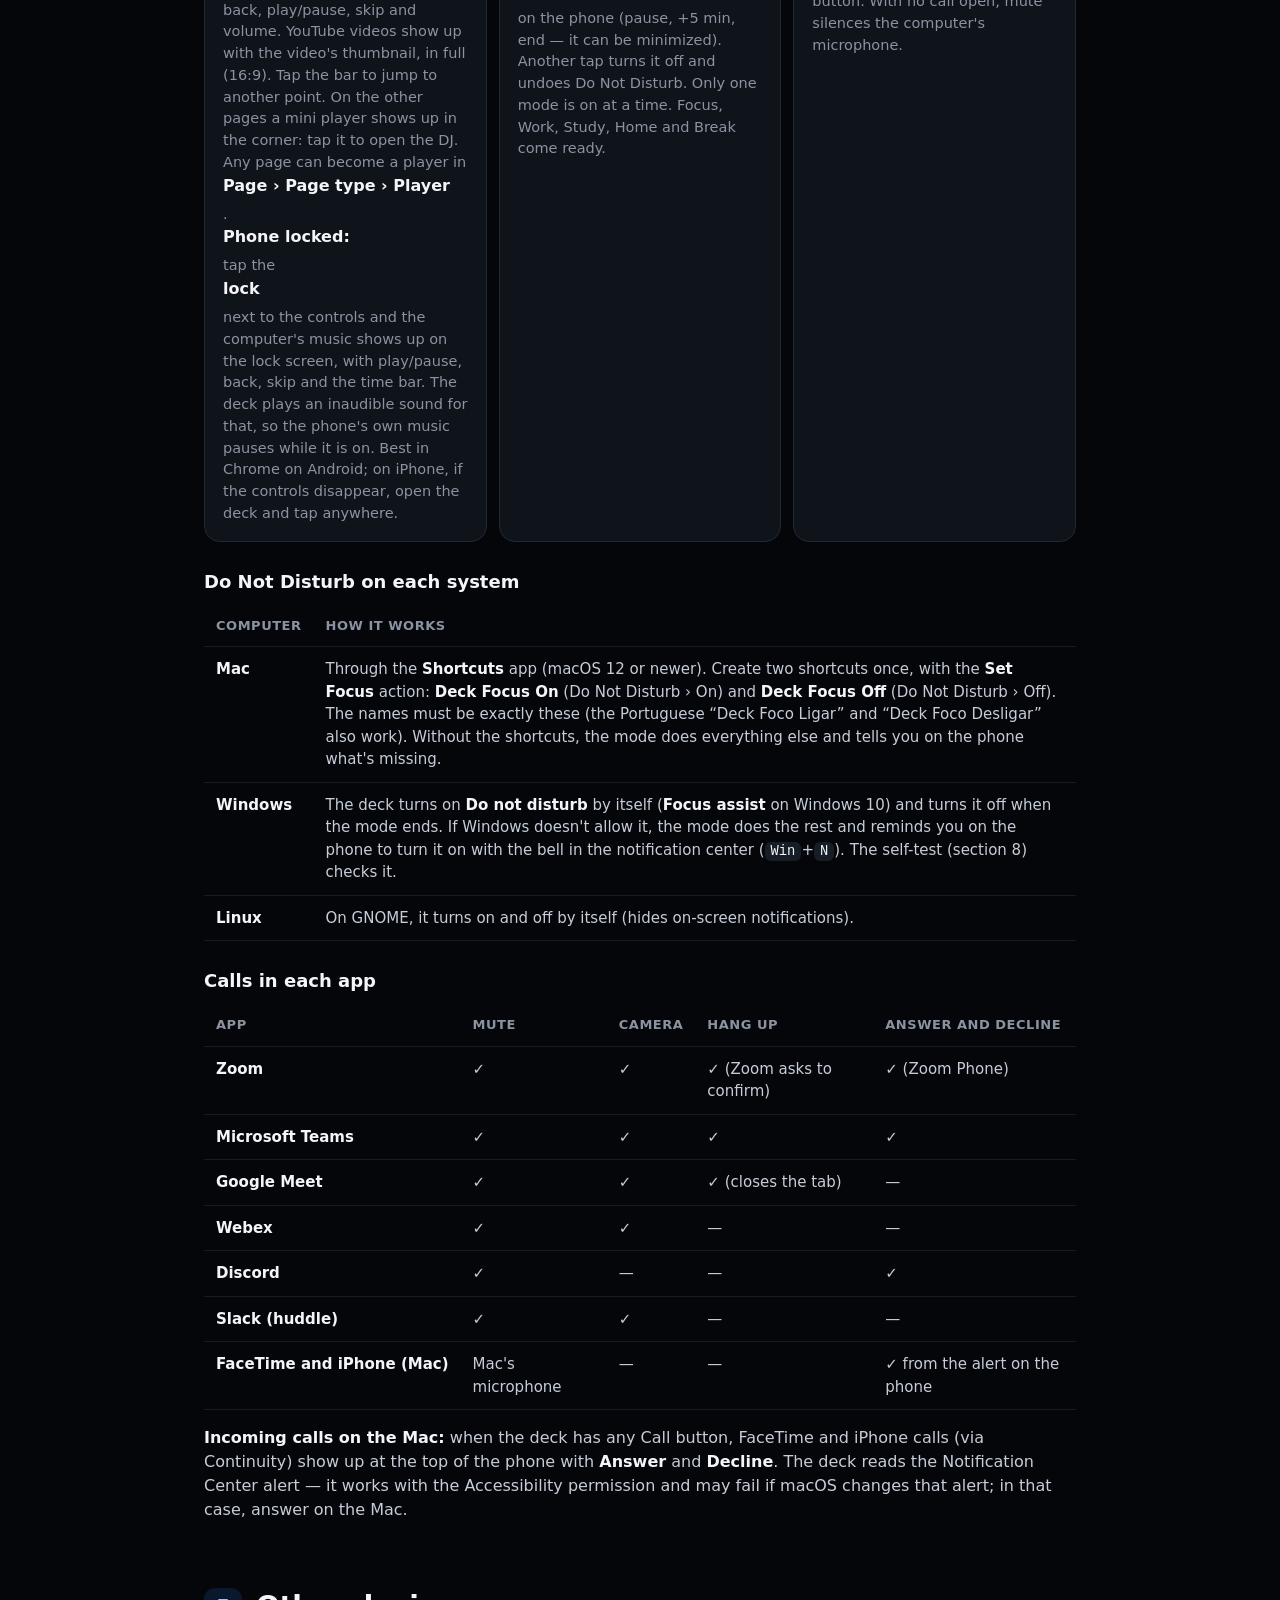
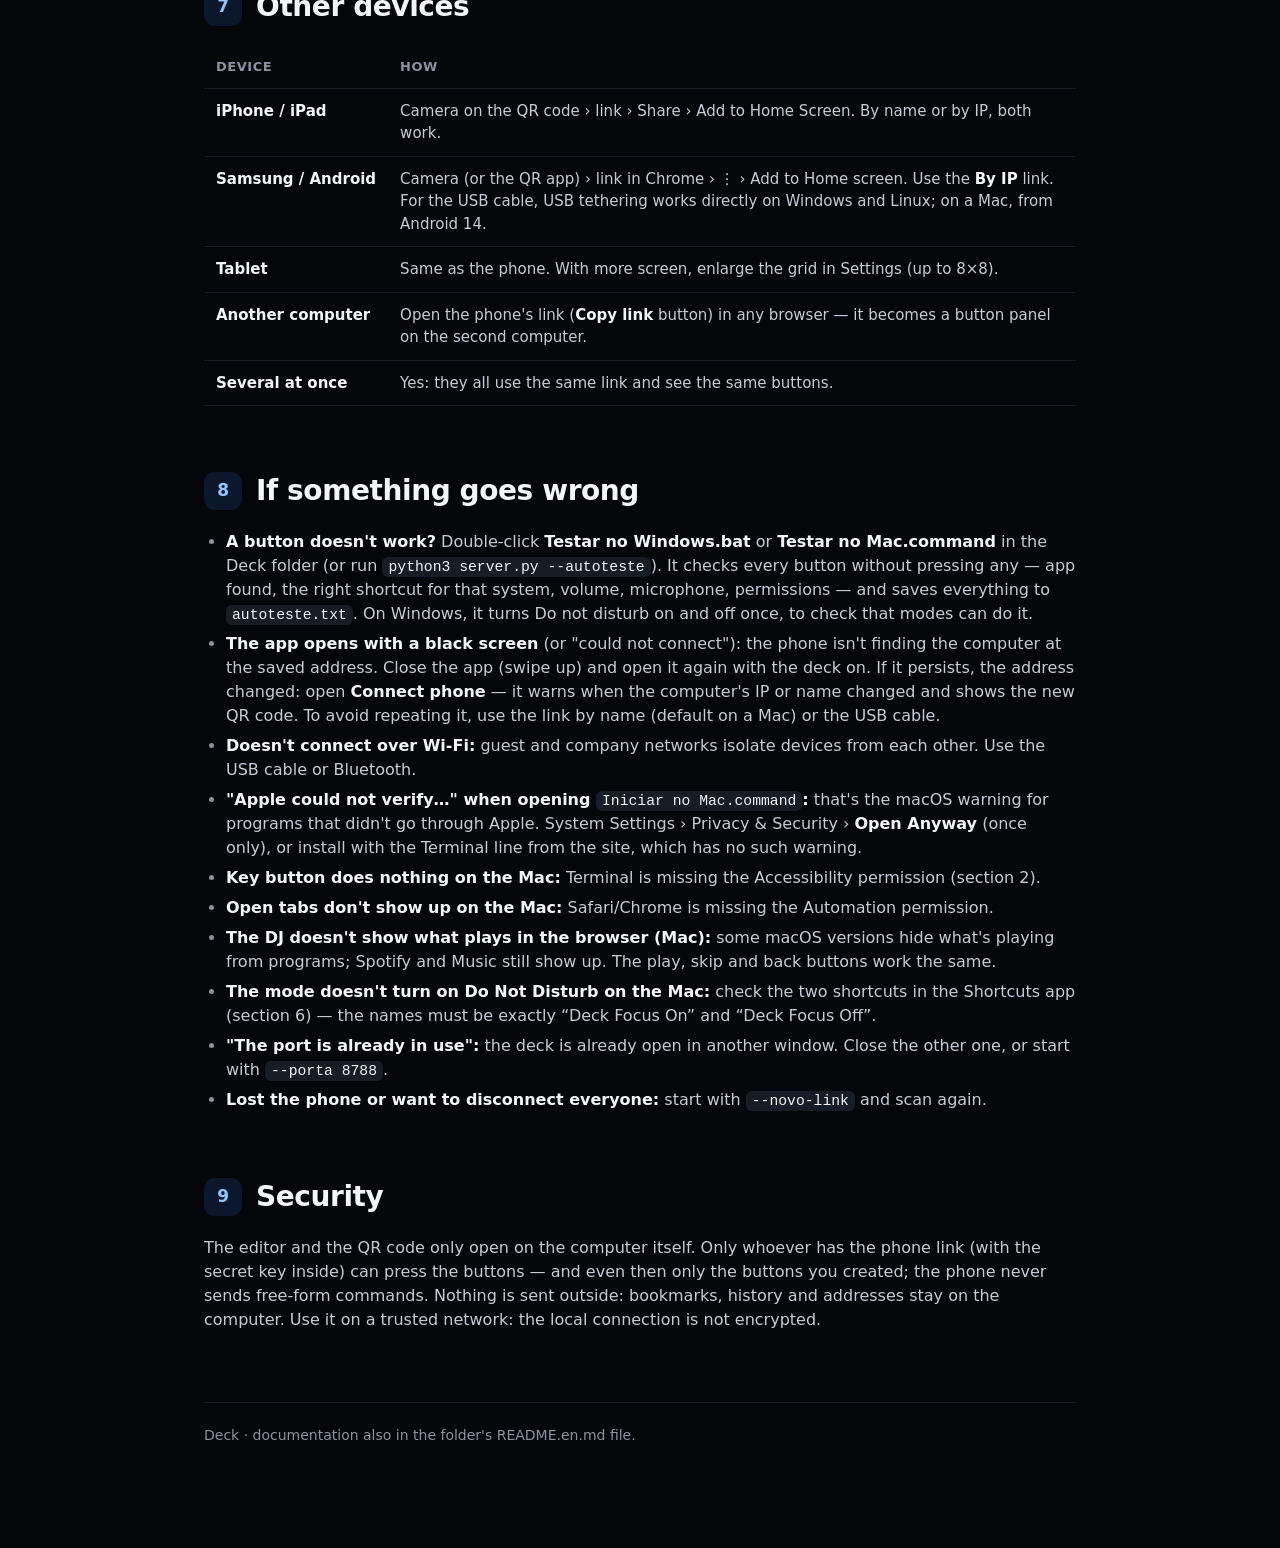
<file: deck/web/guia-en.html>
<!doctype html>
<html lang="en">
<head>
<meta charset="utf-8">
<meta name="viewport" content="width=device-width, initial-scale=1">
<title>How to use Deck</title>
<link rel="icon" href="icon-32.png" sizes="32x32">
<link rel="icon" href="icon-192.png" sizes="192x192">
<style>
  :root {
    --fundo: #04060a;
    --tecla: #0f131a;
    --vidro: #171d27;
    --borda: #222a36;
    --papel: #f3f5f8;
    --texto: #c6cdd8;
    --apagado: #8b93a1;
    --azul: #3b82f6;
    --verde: #22c55e;
    --ambar: #f59e0b;
    --vermelho: #ef4444;
    color-scheme: dark;
  }
  * { box-sizing: border-box; }
  html { scroll-behavior: smooth; -webkit-text-size-adjust: 100%; }
  body {
    margin: 0;
    background: var(--fundo);
    color: var(--texto);
    font-family: -apple-system, BlinkMacSystemFont, "SF Pro Text", "Segoe UI", Roboto, "Helvetica Neue", Inter, system-ui, sans-serif;
    font-size: 16px;
    line-height: 1.5;
    -webkit-font-smoothing: antialiased;
  }
  a { color: #93c5fd; }
  .topo {
    position: sticky;
    top: 0;
    z-index: 5;
    display: flex;
    align-items: center;
    gap: 14px;
    padding: 12px 24px;
    border-bottom: 1px solid #161c26;
    background: rgba(4, 6, 10, .86);
    -webkit-backdrop-filter: blur(12px);
    backdrop-filter: blur(12px);
  }
  .topo img { width: 32px; height: 32px; border-radius: 9px; }
  .topo b { color: var(--papel); font-size: 16px; }
  .topo nav { display: flex; gap: 4px; margin-left: auto; overflow-x: auto; scrollbar-width: none; }
  .topo nav a { padding: 7px 11px; border-radius: 999px; color: var(--apagado); font-size: 13.5px; font-weight: 600; text-decoration: none; white-space: nowrap; }
  .topo nav a:hover { background: var(--vidro); color: var(--papel); }
  .topo nav a.destaque { background: var(--azul); color: #fff; }
  main { width: min(920px, 100%); margin: 0 auto; padding: 48px 24px 90px; }
  h1 { margin: 0; font-size: clamp(36px, 5vw, 52px); font-weight: 700; letter-spacing: -0.02em; line-height: 1; color: var(--papel); }
  .lead { margin: 14px 0 0; max-width: 60ch; color: var(--apagado); font-size: 19px; }
  .trilha { display: grid; grid-template-columns: repeat(auto-fit, minmax(150px, 1fr)); gap: 10px; margin-top: 30px; }
  .trilha a {
    display: grid;
    gap: 4px;
    padding: 14px 16px;
    border: 1px solid var(--borda);
    border-radius: 16px;
    background: var(--tecla);
    color: var(--papel);
    text-decoration: none;
    font-weight: 600;
  }
  .trilha a small { color: var(--apagado); font-weight: 500; font-size: 13px; }
  .trilha a:hover { border-color: var(--azul); }
  section { margin-top: 64px; scroll-margin-top: 80px; }
  h2 { display: flex; align-items: center; gap: 14px; margin: 0 0 18px; font-size: 28px; font-weight: 700; letter-spacing: -0.015em; color: var(--papel); }
  h2 .n { display: grid; place-items: center; flex: none; width: 38px; height: 38px; border-radius: 11px; background: rgba(59, 130, 246, .14); color: #93c5fd; font-size: 17px; }
  h3 { margin: 26px 0 8px; font-size: 18px; font-weight: 700; color: var(--papel); }
  p { margin: 0 0 12px; }
  ol, ul { margin: 0 0 12px; padding-left: 22px; }
  li { margin: 6px 0; }
  li::marker { color: var(--apagado); }
  b { color: var(--papel); font-weight: 600; }
  code, kbd { padding: 2px 6px; border-radius: 6px; background: var(--vidro); color: var(--papel); font: 500 .92em ui-monospace, "SF Mono", Consolas, Menlo, monospace; }
  table { width: 100%; border-collapse: collapse; margin: 10px 0 16px; font-size: 15px; }
  th, td { padding: 11px 12px; border-bottom: 1px solid #161c26; text-align: left; vertical-align: top; }
  th { color: var(--apagado); font-weight: 600; font-size: 13px; letter-spacing: .04em; text-transform: uppercase; }
  td:first-child { color: var(--papel); font-weight: 600; white-space: nowrap; }
  .cartoes { display: grid; grid-template-columns: repeat(auto-fit, minmax(210px, 1fr)); gap: 12px; margin: 14px 0 18px; }
  .cartao { padding: 16px 18px; border: 1px solid var(--borda); border-radius: 16px; background: var(--tecla); }
  .cartao b { display: block; margin-bottom: 6px; font-size: 16px; }
  .cartao p { margin: 0; color: var(--apagado); font-size: 14.5px; }
  .nota { padding: 14px 18px; border-radius: 14px; background: rgba(59, 130, 246, .1); box-shadow: inset 0 0 0 1px rgba(59, 130, 246, .35); color: var(--papel); font-size: 15px; }
  .nota.aviso { background: rgba(245, 158, 11, .1); box-shadow: inset 0 0 0 1px rgba(245, 158, 11, .4); }
  .nota p:last-child { margin: 0; }
  .tipos { display: grid; grid-template-columns: repeat(auto-fit, minmax(200px, 1fr)); gap: 8px 18px; margin: 8px 0 16px; padding: 0; list-style: none; }
  .tipos li { margin: 0; padding: 8px 0; border-bottom: 1px solid #161c26; font-size: 15px; }
  .tipos li b { display: block; }
  .tipos li span { color: var(--apagado); font-size: 14px; }
  .rodape { margin-top: 70px; padding-top: 22px; border-top: 1px solid #161c26; color: var(--apagado); font-size: 14px; }
  @media (max-width: 640px) {
    .topo { padding: 10px 14px; }
    .topo b { display: none; }
    main { padding: 32px 16px 70px; }
    td:first-child { white-space: normal; }
  }
</style>
</head>
<body>
<header class="topo">
  <img src="icon-192.png" alt="">
  <b>How to use Deck</b>
  <nav aria-label="Sections">
    <a href="#baixar">Download</a>
    <a href="#ligar">Start</a>
    <a href="#conectar">Connect</a>
    <a href="#botoes">Buttons</a>
    <a href="#celular">Phone</a>
    <a href="#modos">DJ and modes</a>
    <a href="#aparelhos">Devices</a>
    <a href="#problemas">Problems</a>
    <a href="/guia?idioma=pt" title="Versão em português">PT</a>
    <a href="/editar" class="destaque">Open the editor →</a>
  </nav>
</header>
<main>
  <h1>From download to the first button.</h1>
  <p class="lead">Deck turns any phone into a button panel for your computer. It works on Mac, Windows and Linux; the panel opens on iPhone, Android, a tablet or another computer. This guide takes you from zero to using it.</p>
  <div class="trilha">
    <a href="#baixar"><span>1 · Download</span><small>2 minutes</small></a>
    <a href="#ligar"><span>2 · Start on the computer</span><small>double-click</small></a>
    <a href="#conectar"><span>3 · Connect the phone</span><small>QR code</small></a>
    <a href="#botoes"><span>4 · Build the buttons</span><small>in the editor</small></a>
    <a href="#celular"><span>5 · Use it on the phone</span><small>landscape, as an app</small></a>
  </div>

  <section id="baixar">
    <h2><span class="n">1</span>Download</h2>
    <ol>
      <li>On Mac and Linux, the easiest way is the <b>Terminal line</b> on the Deck website: it creates a <code>Deck</code> folder in your home folder, already cleared by the system, and starts the deck. Running the same line again updates Deck without losing your buttons.</li>
      <li>Or download the <b>deck.zip</b> file and unzip it into a folder of yours — for example <code>Documents/Deck</code>. That's it: nothing is installed in the system, and to uninstall just delete the folder.</li>
      <li>Check that the folder has <code>server.py</code>, the <code>web</code> folder and the start files (<code>Iniciar no Mac.command</code>, <code>Iniciar no Windows.bat</code>, <code>iniciar-linux.sh</code> — "Iniciar" means Start).</li>
    </ol>
    <table>
      <tr><th>Computer</th><th>Needs</th></tr>
      <tr><td>Mac</td><td>Nothing. If the Mac asks to install the "command line developer tools" the first time, accept (it's the Python that ships with it).</td></tr>
      <tr><td>Windows</td><td>Python 3 — download it from <a href="https://www.python.org/downloads/" target="_blank" rel="noopener">python.org</a> and, in the installer, check <b>Add python.exe to PATH</b>.</td></tr>
      <tr><td>Linux</td><td>Python 3 (already included in practically every distribution).</td></tr>
    </table>
  </section>

  <section id="ligar">
    <h2><span class="n">2</span>Start on the computer</h2>
    <table>
      <tr><th>Computer</th><th>How to start</th></tr>
      <tr><td>Mac</td><td>Double-click <code>Iniciar no Mac.command</code>. If you installed with the Terminal line from the site, it opens right away. If you downloaded the zip, macOS blocks it the first time ("Apple could not verify…"): click <b>Done</b>, go to <b>System Settings › Privacy &amp; Security</b>, scroll to the bottom and click <b>Open Anyway</b> — once only. On macOS 14 or earlier, right-click › <b>Open</b>. With no warning at all: Terminal in the folder and <code>python3 server.py</code>.</td></tr>
      <tr><td>Windows</td><td>Double-click <code>Iniciar no Windows.bat</code>. If Windows asks whether you really want to run it, untick <b>Always ask before opening this file</b> and click <b>Run</b> (or <b>More info › Run anyway</b>) — that way it won't ask again. If the Firewall asks, <b>Allow access</b> (private networks).</td></tr>
      <tr><td>Linux</td><td>In the folder, run <code>./iniciar-linux.sh</code> (or <code>python3 server.py</code>).</td></tr>
    </table>
    <p>A terminal window opens with the deck's address and then the <b>editor</b> opens in the browser (<code>http://localhost:8787/editar</code>). Keep the terminal window open while you use it: it's the one running the deck. To turn it off, close the window or press <kbd>Ctrl</kbd>+<kbd>C</kbd> in it.</p>
    <h3>Permissions (first time only)</h3>
    <ul>
      <li><b>Mac:</b> for buttons that press keys, macOS asks for <b>Accessibility</b> (System Settings › Privacy &amp; Security › Accessibility › turn on Terminal) — the same permission lets the deck see incoming calls. To see the browser's open tabs and to control Spotify and Music in the DJ, it asks for <b>Automation</b>: click <b>Allow</b>. If the Mac's Firewall is on, click <b>Allow</b> when it asks about Python.</li>
      <li><b>Windows:</b> only the Firewall prompt above.</li>
      <li><b>Linux:</b> on Wayland, keys and text use <code>wtype</code> or <code>ydotool</code>; on X11, <code>xdotool</code>. The deck tells you in the terminal if one is missing.</li>
    </ul>
    <div class="nota"><p>Want the editor as an app with its own window? In Safari: <b>File › Add to Dock</b>. In Chrome or Edge: menu <b>⋮ › Cast, save and share › Install page as app</b>.</p></div>
  </section>

  <section id="conectar">
    <h2><span class="n">3</span>Connect the phone</h2>
    <p>In the editor, click <b>Connect phone</b>. A QR code appears: open the phone's <b>camera</b>, point it and tap the link. Then save it to the home screen to open it as an app — <b>iPhone:</b> Share › Add to Home Screen; <b>Android:</b> menu ⋮ › Add to Home screen.</p>
    <p>The deck only needs a network path between the phone and the computer. There are four, and the Connect phone window has a tab for each:</p>
    <div class="cartoes">
      <div class="cartao"><b>Wi-Fi</b><p>Both on the same network. The usual way — just scan. On a Mac the link comes <b>by name</b> (<code>YourMac.local</code>), which doesn't change when the router changes the IP; Android doesn't open by name, so there use <b>By IP</b>.</p></div>
      <div class="cartao"><b>USB cable</b><p>At the desk, no router needed: zero lag and it charges the phone. iPhone: Settings › <b>Personal Hotspot</b> › Allow Others to Join, then plug in the cable. Android: <b>USB tethering</b> (on a Mac, only Android 14 or newer).</p></div>
      <div class="cartao"><b>Bluetooth</b><p>No cable and no router. Personal Hotspot (or Bluetooth tethering) on, pair the two and, on the Mac, Bluetooth menu › phone › <b>Connect to Network</b>. Slower, but more than enough for pressing buttons.</p></div>
      <div class="cartao"><b>Computer's network</b><p>When there's no Wi-Fi at all, or the phone plan has no hotspot. Mac: <b>Internet Sharing</b> over Bluetooth PAN. Windows: <b>Mobile hotspot</b>. Linux: Wi-Fi hotspot.</p></div>
    </div>
    <p>On each tab the deck detects by itself when the phone shows up through that path and shows the right QR code. USB cable and Bluetooth use the phone's Personal Hotspot, which has to be enabled on your carrier plan (almost all are).</p>
    <div class="nota aviso"><p>With the cable connected, the computer may start using the phone's internet. On a Mac: System Settings › Network › ⋯ › <b>Set Service Order</b> and keep Wi-Fi above "iPhone USB".</p></div>
  </section>

  <section id="botoes">
    <h2><span class="n">4</span>Build the buttons</h2>
    <p>Everything is done in the editor, on the computer; the phone mirrors it instantly. Each <b>page</b> in the sidebar is a screen on the phone (4×2 by default). Click an empty space to create a button, or use <b>＋ Apps</b> and <b>＋ Sites</b> at the top.</p>
    <ul class="tipos">
      <li><b>App</b><span>Pick from the list of installed programs (on a Mac, the ones in the Applications folder and in your other folders, such as Downloads) — the button gets the app's own icon. Search matches initials too: “vs code” finds Visual Studio Code. If the app isn't installed and has a web version (Spotify, WhatsApp, Discord, Slack, Notion…), the button opens the website.</span></li>
      <li><b>Site</b><span>Type an address or pick from open tabs, bookmarks and most visited. It gets the site's official icon. On Mac and Windows, if the site is already open, a tap brings that tab to the front instead of opening another (on Windows, recognizing the tab by its title): change it in the button's panel, under <b>If the site is already open</b>.</span></li>
      <li><b>Keyboard shortcut</b><span>Record a combination, like ⌘C or Ctrl+Z, to press it remotely.</span></li>
      <li><b>Text</b><span>Types a ready-made phrase wherever the cursor is.</span></li>
      <li><b>Media and Volume</b><span>Play/pause, skip, up, down, mute.</span></li>
      <li><b>Microphone</b><span>Mutes and unmutes; the light stays on on the phone while muted.</span></li>
      <li><b>Power</b><span>Shut down, restart, sleep or lock the computer (asks for a second tap for safety). <b>Screen off</b> and <b>Screen on</b> turn only the screen off and on, with the computer running: the deck keeps answering.</span></li>
      <li><b>Go to page</b><span>Jumps to another page on the phone.</span></li>
      <li><b>Mode</b><span>Focus, work, study: turns on Do Not Disturb, opens and closes apps, sets the volume and shows a timer (section 6).</span></li>
      <li><b>Call</b><span>Answer, decline, mute, camera and hang up in Zoom, Teams, Meet and others (section 6).</span></li>
    </ul>
    <p>Drag the buttons to rearrange and the <b>pages</b> in the sidebar to change their order (or <kbd>⌥</kbd>+<kbd>↑</kbd>/<kbd>↓</kbd>). The <b>eye</b> next to a page's name hides it from the phone without deleting it — click again to bring it back. Click the card's <b>···</b> to edit (name, icon, color, confirmation), and use <b>Settings</b> (gear) for the theme, the border light, the grid size, the language and the QR code. <kbd>⌘Z</kbd> undoes. Everything is saved automatically to the folder's <code>config.json</code> file — which you can copy to another computer.</p>
    <div class="nota"><p><b>Turn the computer on from the phone?</b> A computer that's off can't be turned on — nothing is running on it to receive the request. The way out is <b>Sleep</b> instead of shutting down: it wakes with any key or the mouse and, on a Mac with "Wake for network access" on and an Apple TV, HomePod or Apple router on the network, it wakes by itself when Deck opens on the phone. To just turn the screen off and back on from the phone, use <b>Screen off</b> and <b>Screen on</b>: on power and with the deck open, the computer doesn't sleep by itself (Settings › Computer on power).</p></div>
  </section>

  <section id="celular">
    <h2><span class="n">5</span>Use it on the phone</h2>
    <ul>
      <li>Open it from the home screen icon, <b>in landscape</b>: that's how the 4×2 grid fits.</li>
      <li><b>Swipe</b> sideways to change pages.</li>
      <li>Tap a button and it runs right away; the card flashes white when it worked and red when it failed (with the explanation). Buttons with confirmation ask for a <b>second tap</b>.</li>
      <li>State buttons (mute, microphone) keep their light on while active.</li>
      <li>The screen doesn't dim while the app is open. On Android, use the <b>full screen</b> button in the corner to hide the bars.</li>
      <li>Changed something in the editor? The phone updates by itself within two seconds.</li>
    </ul>
  </section>

  <section id="modos">
    <h2><span class="n">6</span>DJ, modes and calls</h2>
    <div class="cartoes">
      <div class="cartao"><b>🎵 DJ</b><p>The <b>DJ</b> page becomes a full-screen player with whatever is playing on the computer — Spotify, Music, YouTube in the browser, any player — with artwork, time, back, play/pause, skip and volume. YouTube videos show up with the video's thumbnail, in full (16:9). Tap the bar to jump to another point. On the other pages a mini player shows up in the corner: tap it to open the DJ. Any page can become a player in <b>Page › Page type › Player</b>.</p><p><b>Phone locked:</b> tap the <b>lock</b> next to the controls and the computer's music shows up on the lock screen, with play/pause, back, skip and the time bar. The deck plays an inaudible sound for that, so the phone's own music pauses while it is on. Best in Chrome on Android; on iPhone, if the controls disappear, open the deck and tap anywhere.</p></div>
      <div class="cartao"><b>🎯 Modes</b><p>One tap gets the computer ready for the moment: turns on <b>Do Not Disturb</b>, opens apps and sites, closes distractions, sets the volume, switches page and shows a big <b>timer</b> on the phone (pause, +5 min, end — it can be minimized). Another tap turns it off and undoes Do Not Disturb. Only one mode is on at a time. Focus, Work, Study, Home and Break come ready.</p></div>
      <div class="cartao"><b>📞 Calls</b><p>The deck brings the call window to the front and presses the app's own shortcut. In automatic, it finds the open meeting by itself (Meet, Zoom, Teams, Webex or FaceTime); for Discord and Slack, choose the app on the button. With no call open, mute silences the computer's microphone.</p></div>
    </div>
    <h3>Do Not Disturb on each system</h3>
    <table>
      <tr><th>Computer</th><th>How it works</th></tr>
      <tr><td>Mac</td><td>Through the <b>Shortcuts</b> app (macOS 12 or newer). Create two shortcuts once, with the <b>Set Focus</b> action: <b>Deck Focus On</b> (Do Not Disturb › On) and <b>Deck Focus Off</b> (Do Not Disturb › Off). The names must be exactly these (the Portuguese “Deck Foco Ligar” and “Deck Foco Desligar” also work). Without the shortcuts, the mode does everything else and tells you on the phone what's missing.</td></tr>
      <tr><td>Windows</td><td>The deck turns on <b>Do not disturb</b> by itself (<b>Focus assist</b> on Windows 10) and turns it off when the mode ends. If Windows doesn't allow it, the mode does the rest and reminds you on the phone to turn it on with the bell in the notification center (<kbd>Win</kbd>+<kbd>N</kbd>). The self-test (section 8) checks it.</td></tr>
      <tr><td>Linux</td><td>On GNOME, it turns on and off by itself (hides on-screen notifications).</td></tr>
    </table>
    <h3>Calls in each app</h3>
    <table>
      <tr><th>App</th><th>Mute</th><th>Camera</th><th>Hang up</th><th>Answer and decline</th></tr>
      <tr><td>Zoom</td><td>✓</td><td>✓</td><td>✓ (Zoom asks to confirm)</td><td>✓ (Zoom Phone)</td></tr>
      <tr><td>Microsoft Teams</td><td>✓</td><td>✓</td><td>✓</td><td>✓</td></tr>
      <tr><td>Google Meet</td><td>✓</td><td>✓</td><td>✓ (closes the tab)</td><td>—</td></tr>
      <tr><td>Webex</td><td>✓</td><td>✓</td><td>—</td><td>—</td></tr>
      <tr><td>Discord</td><td>✓</td><td>—</td><td>—</td><td>✓</td></tr>
      <tr><td>Slack (huddle)</td><td>✓</td><td>✓</td><td>—</td><td>—</td></tr>
      <tr><td>FaceTime and iPhone (Mac)</td><td>Mac's microphone</td><td>—</td><td>—</td><td>✓ from the alert on the phone</td></tr>
    </table>
    <p><b>Incoming calls on the Mac:</b> when the deck has any Call button, FaceTime and iPhone calls (via Continuity) show up at the top of the phone with <b>Answer</b> and <b>Decline</b>. The deck reads the Notification Center alert — it works with the Accessibility permission and may fail if macOS changes that alert; in that case, answer on the Mac.</p>
  </section>

  <section id="aparelhos">
    <h2><span class="n">7</span>Other devices</h2>
    <table>
      <tr><th>Device</th><th>How</th></tr>
      <tr><td>iPhone / iPad</td><td>Camera on the QR code › link › Share › Add to Home Screen. By name or by IP, both work.</td></tr>
      <tr><td>Samsung / Android</td><td>Camera (or the QR app) › link in Chrome › ⋮ › Add to Home screen. Use the <b>By IP</b> link. For the USB cable, USB tethering works directly on Windows and Linux; on a Mac, from Android 14.</td></tr>
      <tr><td>Tablet</td><td>Same as the phone. With more screen, enlarge the grid in Settings (up to 8×8).</td></tr>
      <tr><td>Another computer</td><td>Open the phone's link (<b>Copy link</b> button) in any browser — it becomes a button panel on the second computer.</td></tr>
      <tr><td>Several at once</td><td>Yes: they all use the same link and see the same buttons.</td></tr>
    </table>
  </section>

  <section id="problemas">
    <h2><span class="n">8</span>If something goes wrong</h2>
    <ul>
      <li><b>A button doesn't work?</b> Double-click <b>Testar no Windows.bat</b> or <b>Testar no Mac.command</b> in the Deck folder (or run <code>python3 server.py --autoteste</code>). It checks every button without pressing any — app found, the right shortcut for that system, volume, microphone, permissions — and saves everything to <code>autoteste.txt</code>. On Windows, it turns Do not disturb on and off once, to check that modes can do it.</li>
      <li><b>The app opens with a black screen</b> (or "could not connect"): the phone isn't finding the computer at the saved address. Close the app (swipe up) and open it again with the deck on. If it persists, the address changed: open <b>Connect phone</b> — it warns when the computer's IP or name changed and shows the new QR code. To avoid repeating it, use the link by name (default on a Mac) or the USB cable.</li>
      <li><b>Doesn't connect over Wi-Fi:</b> guest and company networks isolate devices from each other. Use the USB cable or Bluetooth.</li>
      <li><b>"Apple could not verify…" when opening <code>Iniciar no Mac.command</code>:</b> that's the macOS warning for programs that didn't go through Apple. System Settings › Privacy &amp; Security › <b>Open Anyway</b> (once only), or install with the Terminal line from the site, which has no such warning.</li>
      <li><b>Key button does nothing on the Mac:</b> Terminal is missing the Accessibility permission (section 2).</li>
      <li><b>Open tabs don't show up on the Mac:</b> Safari/Chrome is missing the Automation permission.</li>
      <li><b>The DJ doesn't show what plays in the browser (Mac):</b> some macOS versions hide what's playing from programs; Spotify and Music still show up. The play, skip and back buttons work the same.</li>
      <li><b>The mode doesn't turn on Do Not Disturb on the Mac:</b> check the two shortcuts in the Shortcuts app (section 6) — the names must be exactly “Deck Focus On” and “Deck Focus Off”.</li>
      <li><b>"The port is already in use":</b> the deck is already open in another window. Close the other one, or start with <code>--porta 8788</code>.</li>
      <li><b>Lost the phone or want to disconnect everyone:</b> start with <code>--novo-link</code> and scan again.</li>
    </ul>
  </section>

  <section id="seguranca">
    <h2><span class="n">9</span>Security</h2>
    <p>The editor and the QR code only open on the computer itself. Only whoever has the phone link (with the secret key inside) can press the buttons — and even then only the buttons you created; the phone never sends free-form commands. Nothing is sent outside: bookmarks, history and addresses stay on the computer. Use it on a trusted network: the local connection is not encrypted.</p>
  </section>

  <p class="rodape">Deck · documentation also in the folder's README.en.md file.</p>
</main>
</body>
</html>
</file>
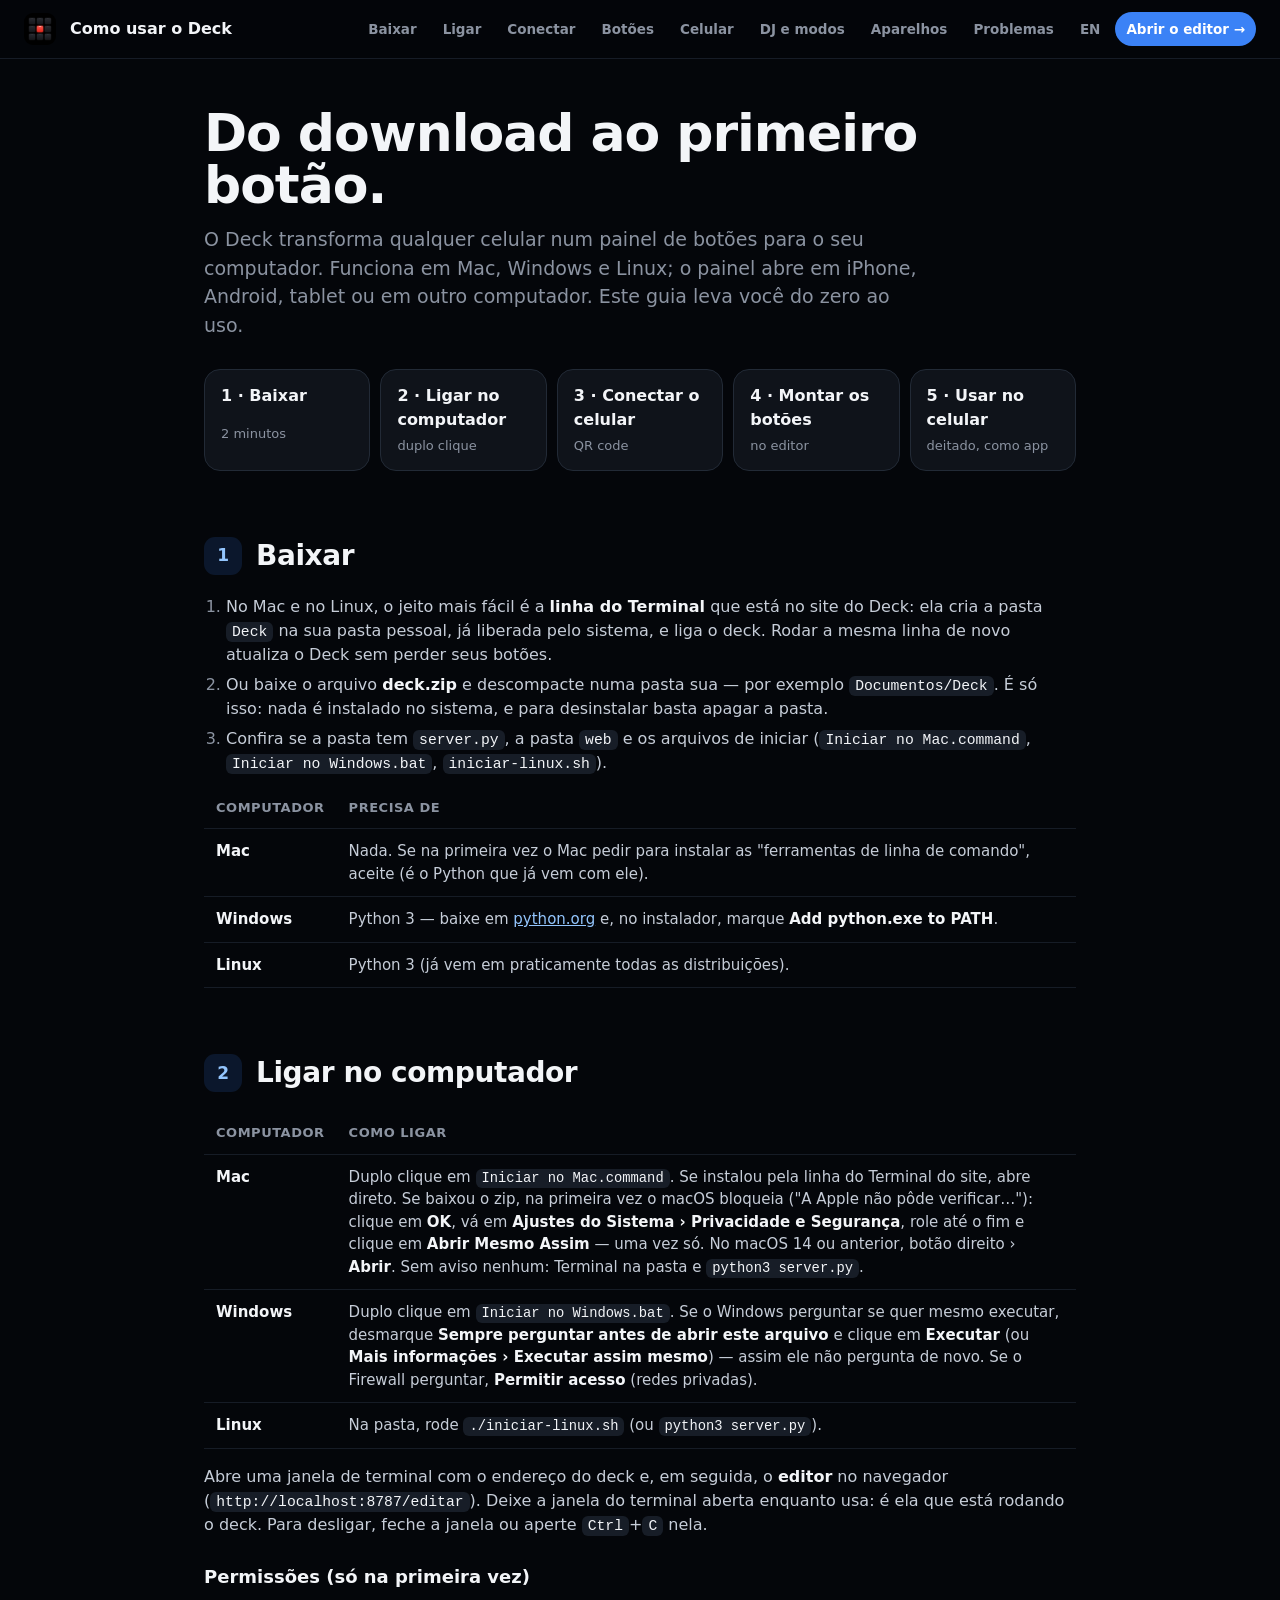
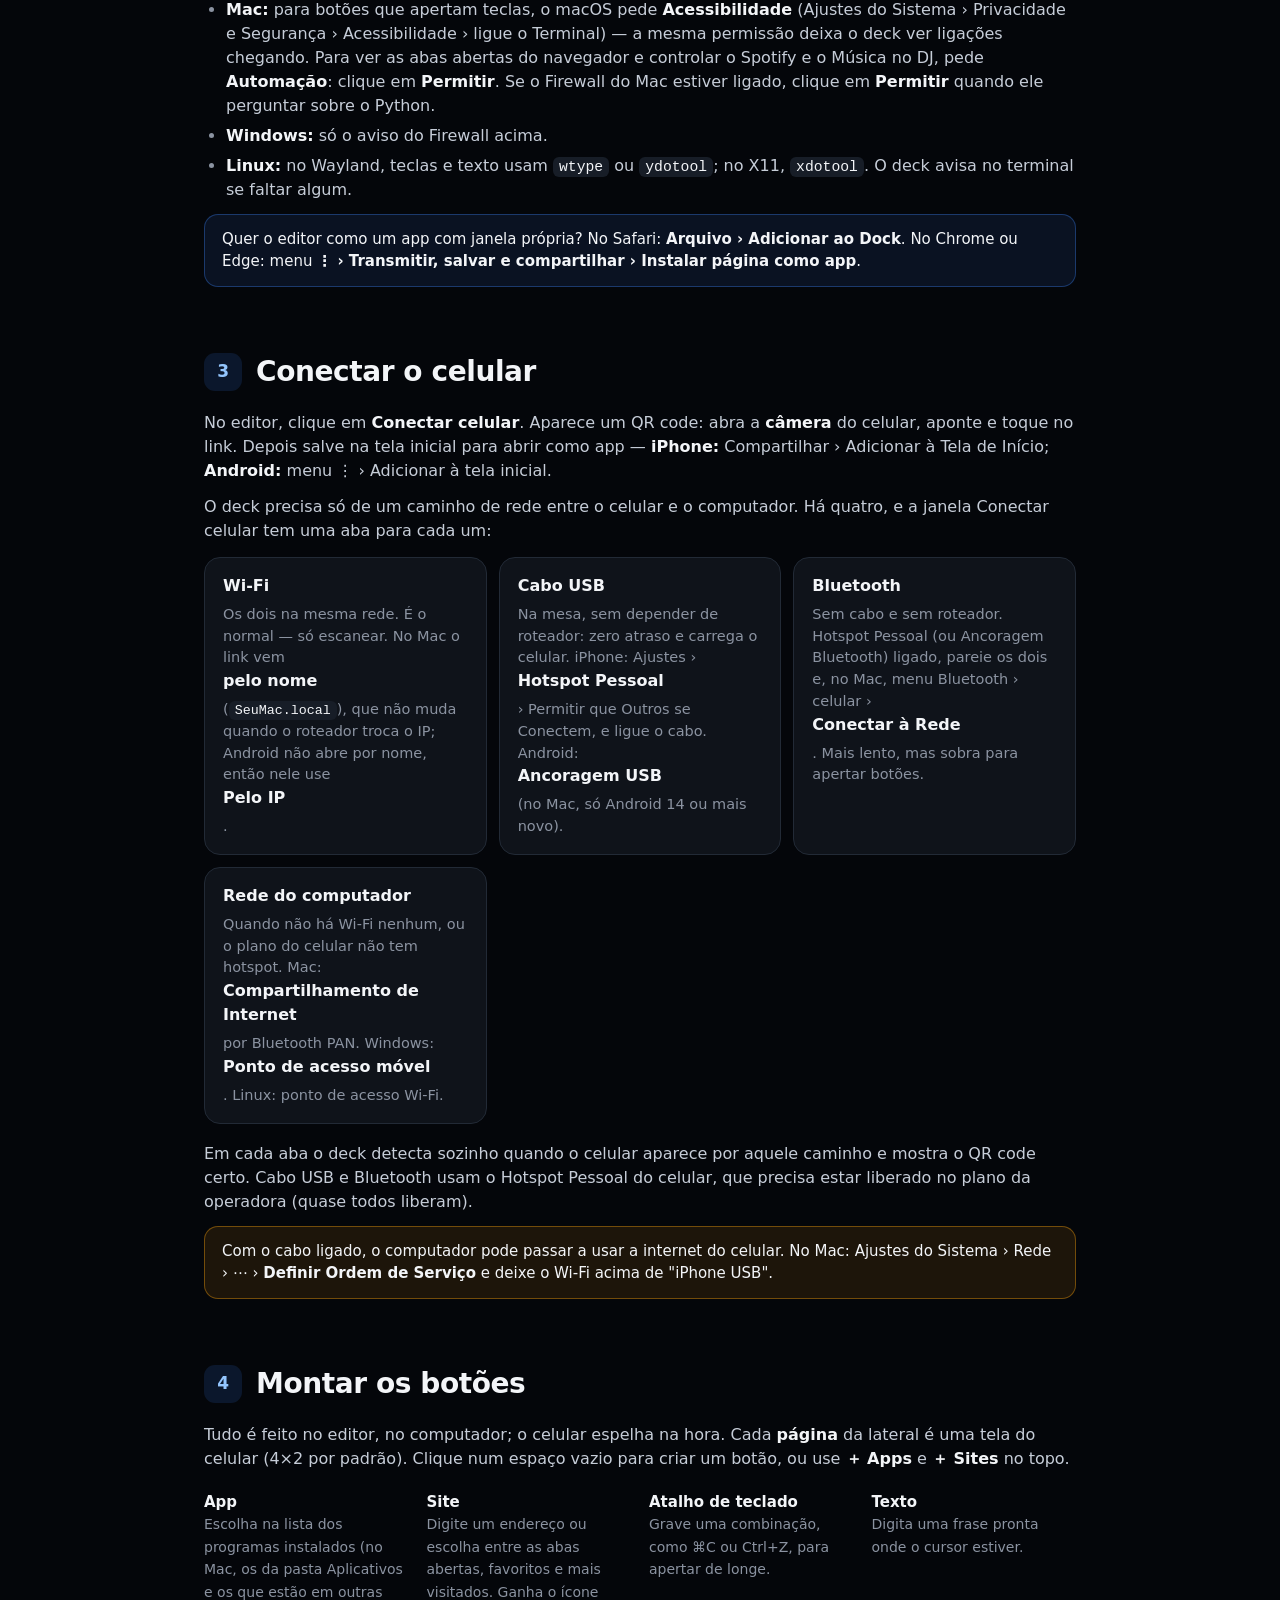
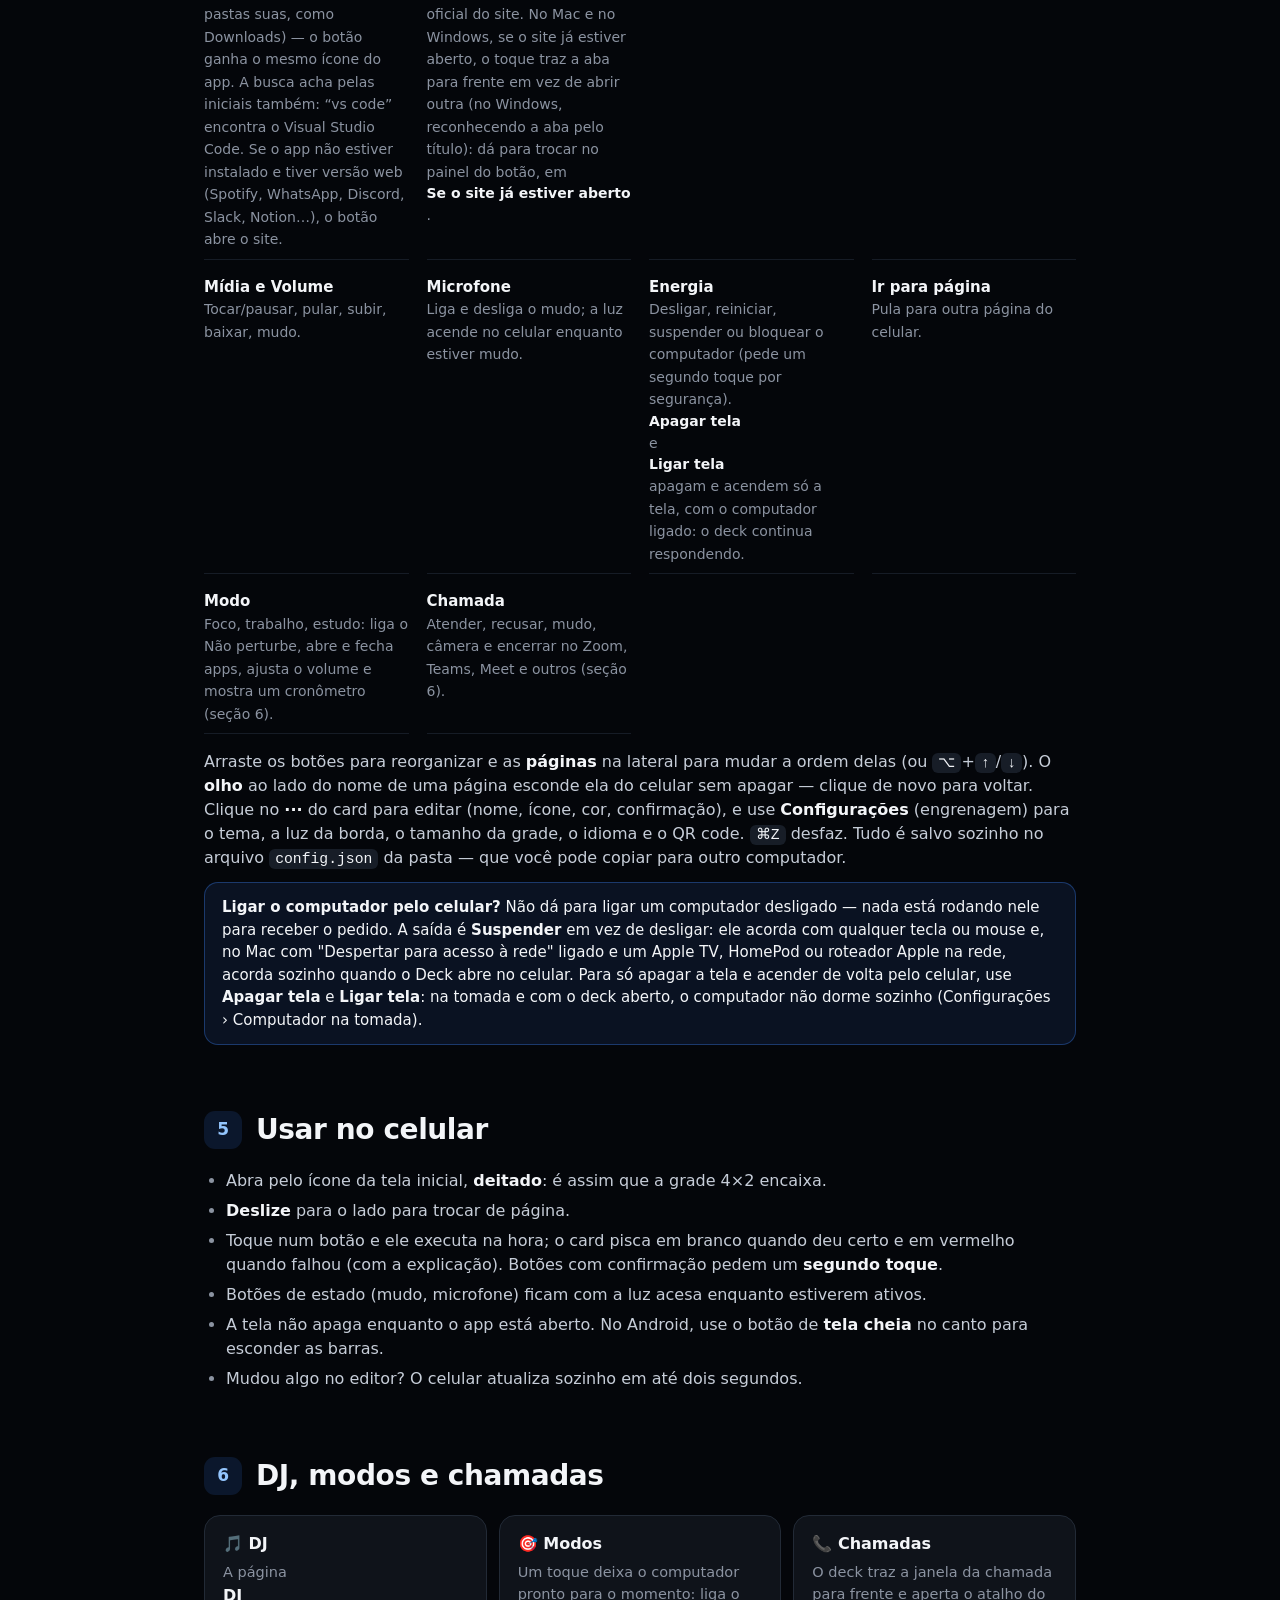
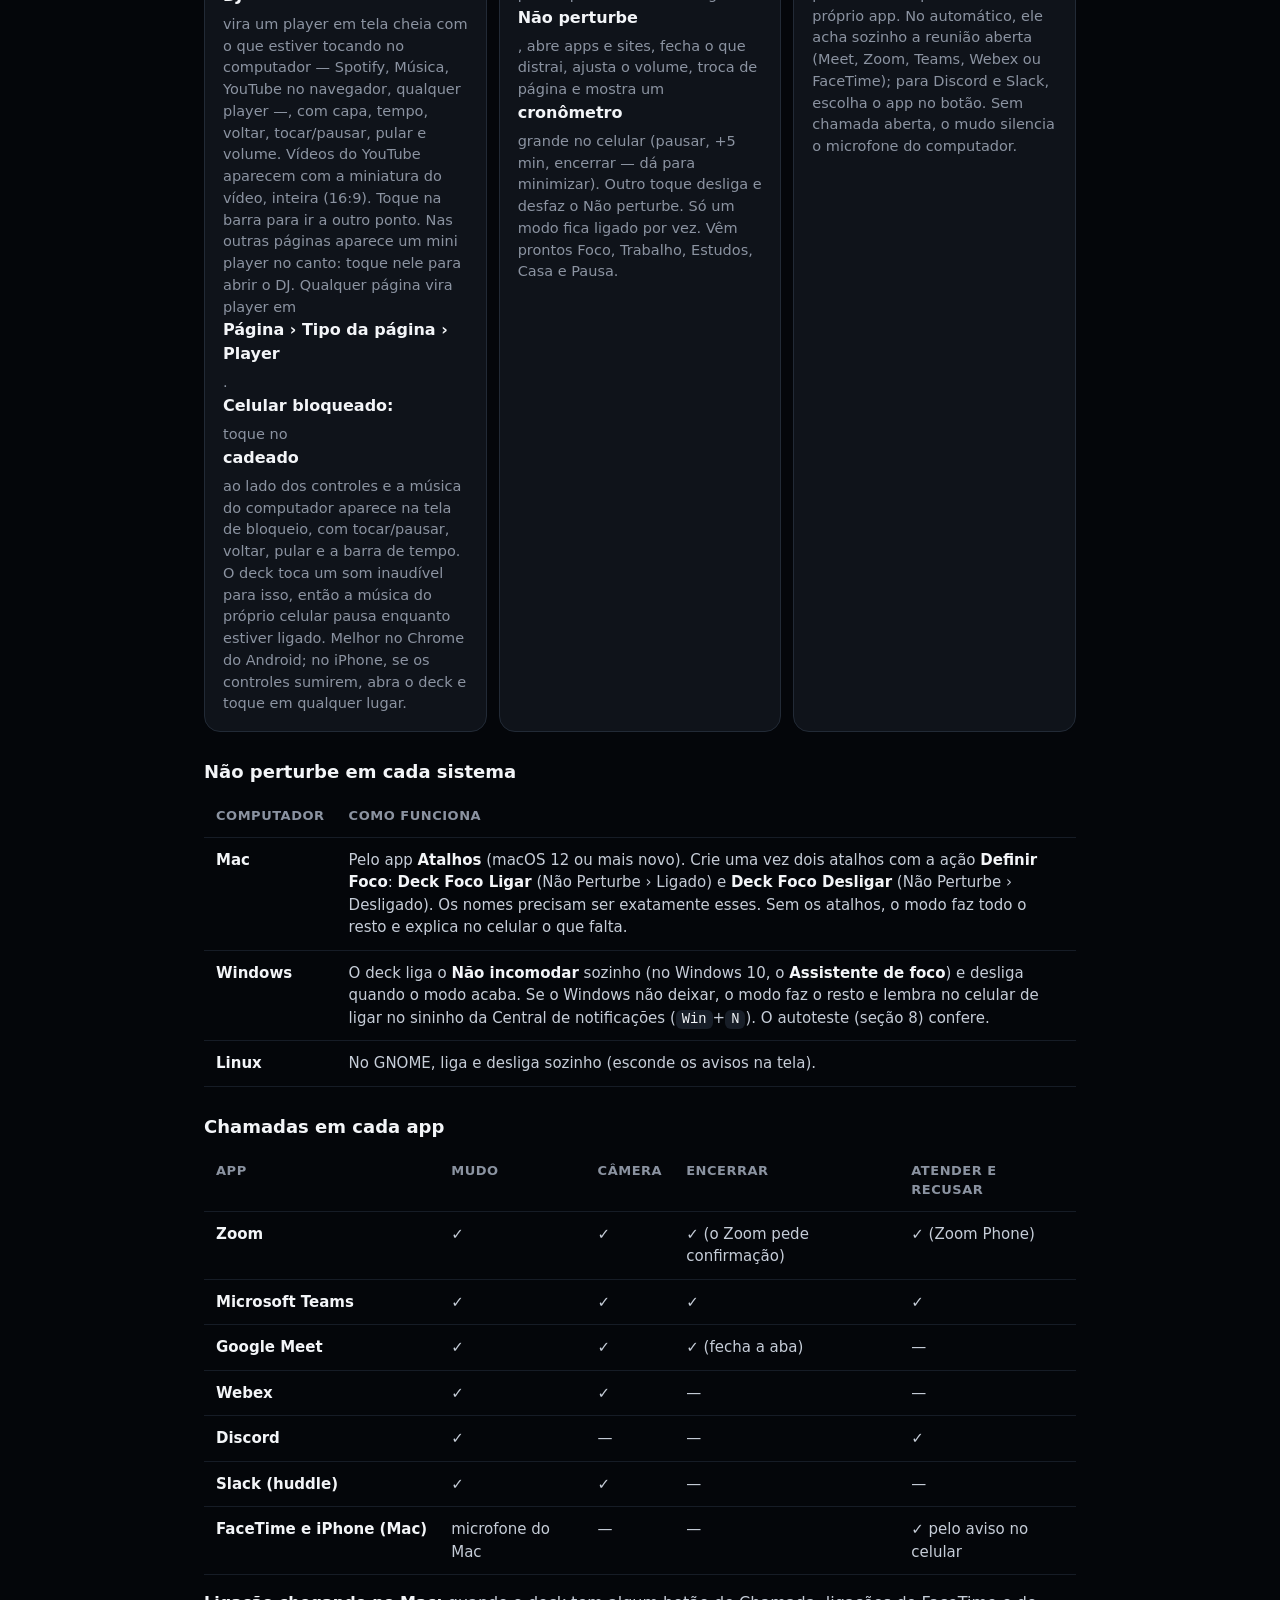
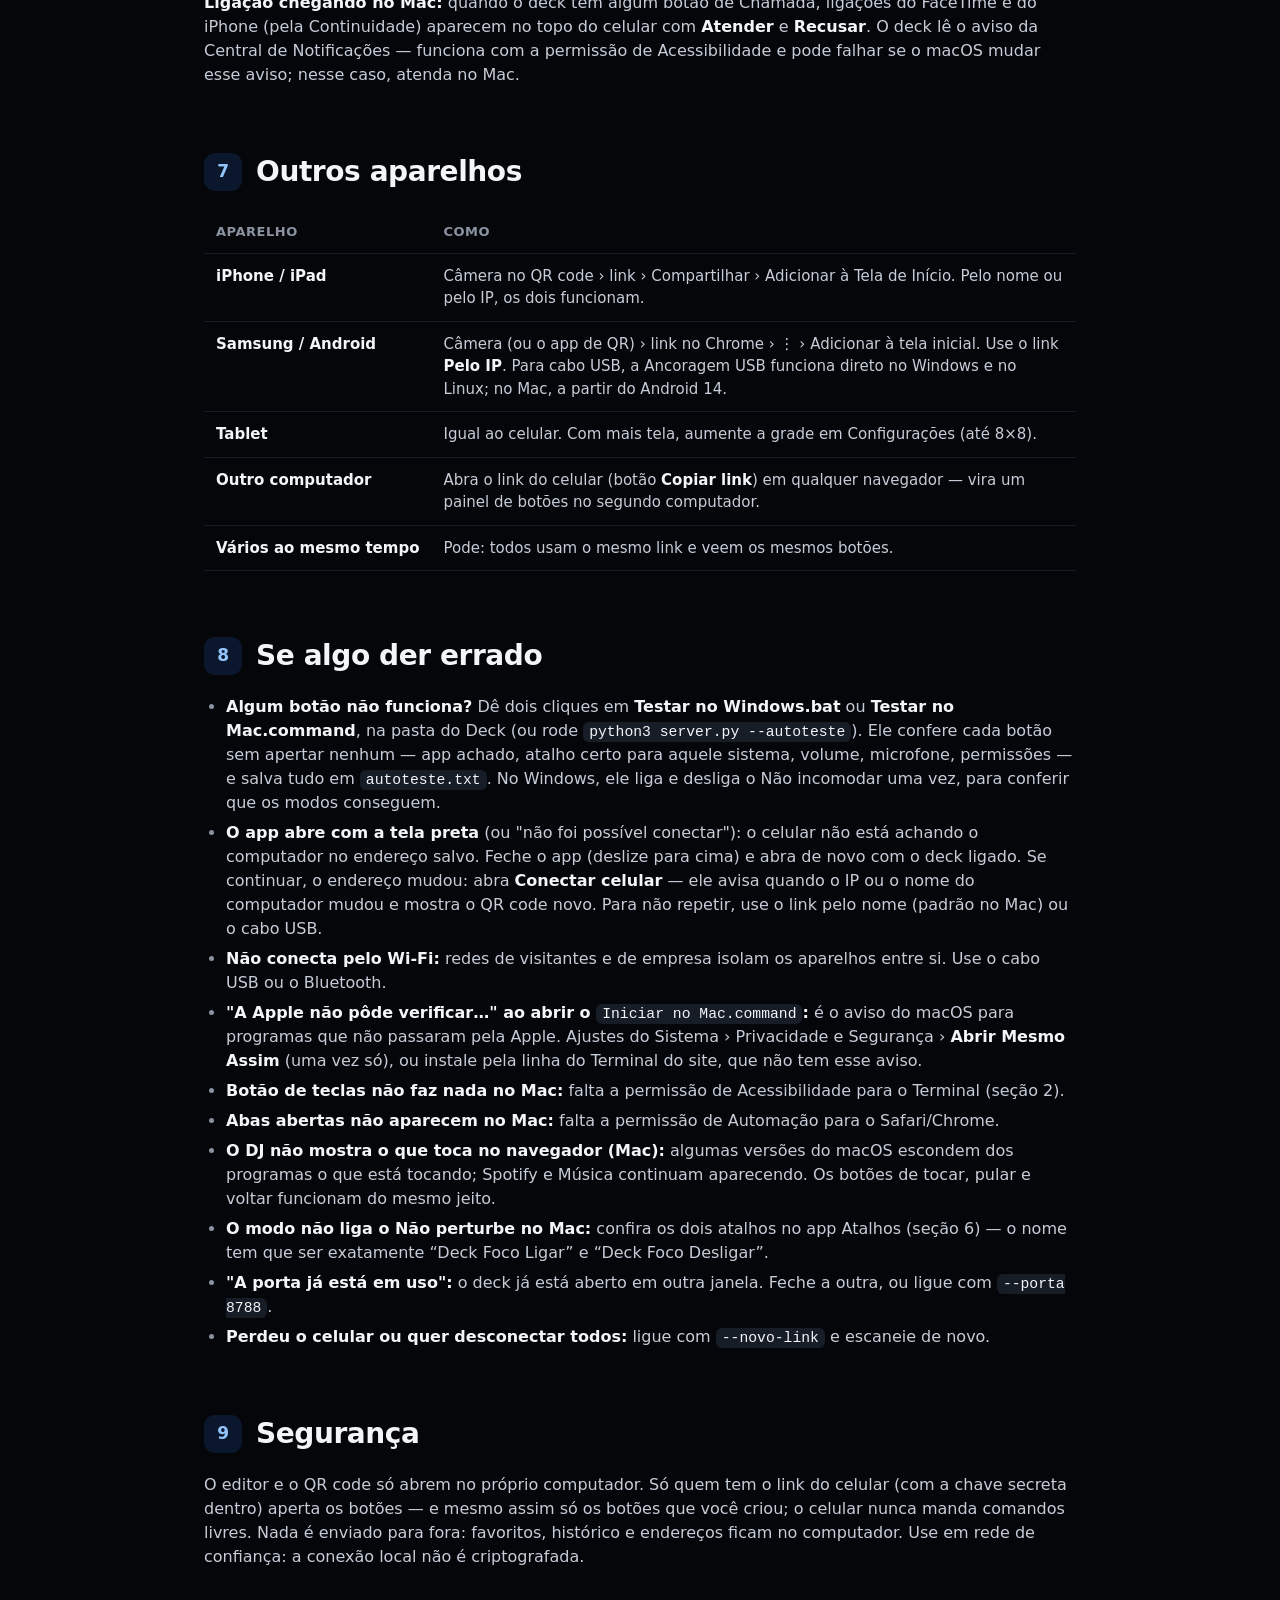
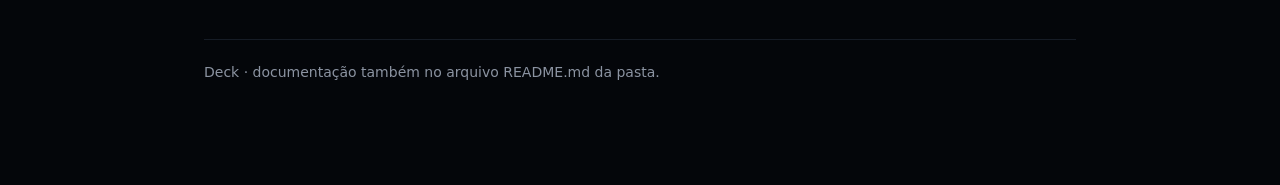
<file: deck/web/guia.html>
<!doctype html>
<html lang="pt-BR">
<head>
<meta charset="utf-8">
<meta name="viewport" content="width=device-width, initial-scale=1">
<title>Como usar o Deck</title>
<link rel="icon" href="icon-32.png" sizes="32x32">
<link rel="icon" href="icon-192.png" sizes="192x192">
<style>
  :root {
    --fundo: #04060a;
    --tecla: #0f131a;
    --vidro: #171d27;
    --borda: #222a36;
    --papel: #f3f5f8;
    --texto: #c6cdd8;
    --apagado: #8b93a1;
    --azul: #3b82f6;
    --verde: #22c55e;
    --ambar: #f59e0b;
    --vermelho: #ef4444;
    color-scheme: dark;
  }
  * { box-sizing: border-box; }
  html { scroll-behavior: smooth; -webkit-text-size-adjust: 100%; }
  body {
    margin: 0;
    background: var(--fundo);
    color: var(--texto);
    font-family: -apple-system, BlinkMacSystemFont, "SF Pro Text", "Segoe UI", Roboto, "Helvetica Neue", Inter, system-ui, sans-serif;
    font-size: 16px;
    line-height: 1.5;
    -webkit-font-smoothing: antialiased;
  }
  a { color: #93c5fd; }
  .topo {
    position: sticky;
    top: 0;
    z-index: 5;
    display: flex;
    align-items: center;
    gap: 14px;
    padding: 12px 24px;
    border-bottom: 1px solid #161c26;
    background: rgba(4, 6, 10, .86);
    -webkit-backdrop-filter: blur(12px);
    backdrop-filter: blur(12px);
  }
  .topo img { width: 32px; height: 32px; border-radius: 9px; }
  .topo b { color: var(--papel); font-size: 16px; }
  .topo nav { display: flex; gap: 4px; margin-left: auto; overflow-x: auto; scrollbar-width: none; }
  .topo nav a { padding: 7px 11px; border-radius: 999px; color: var(--apagado); font-size: 13.5px; font-weight: 600; text-decoration: none; white-space: nowrap; }
  .topo nav a:hover { background: var(--vidro); color: var(--papel); }
  .topo nav a.destaque { background: var(--azul); color: #fff; }
  main { width: min(920px, 100%); margin: 0 auto; padding: 48px 24px 90px; }
  h1 { margin: 0; font-size: clamp(36px, 5vw, 52px); font-weight: 700; letter-spacing: -0.02em; line-height: 1; color: var(--papel); }
  .lead { margin: 14px 0 0; max-width: 60ch; color: var(--apagado); font-size: 19px; }
  .trilha { display: grid; grid-template-columns: repeat(auto-fit, minmax(150px, 1fr)); gap: 10px; margin-top: 30px; }
  .trilha a {
    display: grid;
    gap: 4px;
    padding: 14px 16px;
    border: 1px solid var(--borda);
    border-radius: 16px;
    background: var(--tecla);
    color: var(--papel);
    text-decoration: none;
    font-weight: 600;
  }
  .trilha a small { color: var(--apagado); font-weight: 500; font-size: 13px; }
  .trilha a:hover { border-color: var(--azul); }
  section { margin-top: 64px; scroll-margin-top: 80px; }
  h2 { display: flex; align-items: center; gap: 14px; margin: 0 0 18px; font-size: 28px; font-weight: 700; letter-spacing: -0.015em; color: var(--papel); }
  h2 .n { display: grid; place-items: center; flex: none; width: 38px; height: 38px; border-radius: 11px; background: rgba(59, 130, 246, .14); color: #93c5fd; font-size: 17px; }
  h3 { margin: 26px 0 8px; font-size: 18px; font-weight: 700; color: var(--papel); }
  p { margin: 0 0 12px; }
  ol, ul { margin: 0 0 12px; padding-left: 22px; }
  li { margin: 6px 0; }
  li::marker { color: var(--apagado); }
  b { color: var(--papel); font-weight: 600; }
  code, kbd { padding: 2px 6px; border-radius: 6px; background: var(--vidro); color: var(--papel); font: 500 .92em ui-monospace, "SF Mono", Consolas, Menlo, monospace; }
  table { width: 100%; border-collapse: collapse; margin: 10px 0 16px; font-size: 15px; }
  th, td { padding: 11px 12px; border-bottom: 1px solid #161c26; text-align: left; vertical-align: top; }
  th { color: var(--apagado); font-weight: 600; font-size: 13px; letter-spacing: .04em; text-transform: uppercase; }
  td:first-child { color: var(--papel); font-weight: 600; white-space: nowrap; }
  .cartoes { display: grid; grid-template-columns: repeat(auto-fit, minmax(210px, 1fr)); gap: 12px; margin: 14px 0 18px; }
  .cartao { padding: 16px 18px; border: 1px solid var(--borda); border-radius: 16px; background: var(--tecla); }
  .cartao b { display: block; margin-bottom: 6px; font-size: 16px; }
  .cartao p { margin: 0; color: var(--apagado); font-size: 14.5px; }
  .nota { padding: 14px 18px; border-radius: 14px; background: rgba(59, 130, 246, .1); box-shadow: inset 0 0 0 1px rgba(59, 130, 246, .35); color: var(--papel); font-size: 15px; }
  .nota.aviso { background: rgba(245, 158, 11, .1); box-shadow: inset 0 0 0 1px rgba(245, 158, 11, .4); }
  .nota p:last-child { margin: 0; }
  .tipos { display: grid; grid-template-columns: repeat(auto-fit, minmax(200px, 1fr)); gap: 8px 18px; margin: 8px 0 16px; padding: 0; list-style: none; }
  .tipos li { margin: 0; padding: 8px 0; border-bottom: 1px solid #161c26; font-size: 15px; }
  .tipos li b { display: block; }
  .tipos li span { color: var(--apagado); font-size: 14px; }
  .rodape { margin-top: 70px; padding-top: 22px; border-top: 1px solid #161c26; color: var(--apagado); font-size: 14px; }
  @media (max-width: 640px) {
    .topo { padding: 10px 14px; }
    .topo b { display: none; }
    main { padding: 32px 16px 70px; }
    td:first-child { white-space: normal; }
  }
</style>
</head>
<body>
<header class="topo">
  <img src="icon-192.png" alt="">
  <b>Como usar o Deck</b>
  <nav aria-label="Seções">
    <a href="#baixar">Baixar</a>
    <a href="#ligar">Ligar</a>
    <a href="#conectar">Conectar</a>
    <a href="#botoes">Botões</a>
    <a href="#celular">Celular</a>
    <a href="#modos">DJ e modos</a>
    <a href="#aparelhos">Aparelhos</a>
    <a href="#problemas">Problemas</a>
    <a href="/guia?idioma=en" title="English version">EN</a>
    <a href="/editar" class="destaque">Abrir o editor →</a>
  </nav>
</header>
<main>
  <h1>Do download ao primeiro botão.</h1>
  <p class="lead">O Deck transforma qualquer celular num painel de botões para o seu computador. Funciona em Mac, Windows e Linux; o painel abre em iPhone, Android, tablet ou em outro computador. Este guia leva você do zero ao uso.</p>
  <div class="trilha">
    <a href="#baixar"><span>1 · Baixar</span><small>2 minutos</small></a>
    <a href="#ligar"><span>2 · Ligar no computador</span><small>duplo clique</small></a>
    <a href="#conectar"><span>3 · Conectar o celular</span><small>QR code</small></a>
    <a href="#botoes"><span>4 · Montar os botões</span><small>no editor</small></a>
    <a href="#celular"><span>5 · Usar no celular</span><small>deitado, como app</small></a>
  </div>

  <section id="baixar">
    <h2><span class="n">1</span>Baixar</h2>
    <ol>
      <li>No Mac e no Linux, o jeito mais fácil é a <b>linha do Terminal</b> que está no site do Deck: ela cria a pasta <code>Deck</code> na sua pasta pessoal, já liberada pelo sistema, e liga o deck. Rodar a mesma linha de novo atualiza o Deck sem perder seus botões.</li>
      <li>Ou baixe o arquivo <b>deck.zip</b> e descompacte numa pasta sua — por exemplo <code>Documentos/Deck</code>. É só isso: nada é instalado no sistema, e para desinstalar basta apagar a pasta.</li>
      <li>Confira se a pasta tem <code>server.py</code>, a pasta <code>web</code> e os arquivos de iniciar (<code>Iniciar no Mac.command</code>, <code>Iniciar no Windows.bat</code>, <code>iniciar-linux.sh</code>).</li>
    </ol>
    <table>
      <tr><th>Computador</th><th>Precisa de</th></tr>
      <tr><td>Mac</td><td>Nada. Se na primeira vez o Mac pedir para instalar as "ferramentas de linha de comando", aceite (é o Python que já vem com ele).</td></tr>
      <tr><td>Windows</td><td>Python 3 — baixe em <a href="https://www.python.org/downloads/" target="_blank" rel="noopener">python.org</a> e, no instalador, marque <b>Add python.exe to PATH</b>.</td></tr>
      <tr><td>Linux</td><td>Python 3 (já vem em praticamente todas as distribuições).</td></tr>
    </table>
  </section>

  <section id="ligar">
    <h2><span class="n">2</span>Ligar no computador</h2>
    <table>
      <tr><th>Computador</th><th>Como ligar</th></tr>
      <tr><td>Mac</td><td>Duplo clique em <code>Iniciar no Mac.command</code>. Se instalou pela linha do Terminal do site, abre direto. Se baixou o zip, na primeira vez o macOS bloqueia ("A Apple não pôde verificar…"): clique em <b>OK</b>, vá em <b>Ajustes do Sistema › Privacidade e Segurança</b>, role até o fim e clique em <b>Abrir Mesmo Assim</b> — uma vez só. No macOS 14 ou anterior, botão direito › <b>Abrir</b>. Sem aviso nenhum: Terminal na pasta e <code>python3 server.py</code>.</td></tr>
      <tr><td>Windows</td><td>Duplo clique em <code>Iniciar no Windows.bat</code>. Se o Windows perguntar se quer mesmo executar, desmarque <b>Sempre perguntar antes de abrir este arquivo</b> e clique em <b>Executar</b> (ou <b>Mais informações › Executar assim mesmo</b>) — assim ele não pergunta de novo. Se o Firewall perguntar, <b>Permitir acesso</b> (redes privadas).</td></tr>
      <tr><td>Linux</td><td>Na pasta, rode <code>./iniciar-linux.sh</code> (ou <code>python3 server.py</code>).</td></tr>
    </table>
    <p>Abre uma janela de terminal com o endereço do deck e, em seguida, o <b>editor</b> no navegador (<code>http://localhost:8787/editar</code>). Deixe a janela do terminal aberta enquanto usa: é ela que está rodando o deck. Para desligar, feche a janela ou aperte <kbd>Ctrl</kbd>+<kbd>C</kbd> nela.</p>
    <h3>Permissões (só na primeira vez)</h3>
    <ul>
      <li><b>Mac:</b> para botões que apertam teclas, o macOS pede <b>Acessibilidade</b> (Ajustes do Sistema › Privacidade e Segurança › Acessibilidade › ligue o Terminal) — a mesma permissão deixa o deck ver ligações chegando. Para ver as abas abertas do navegador e controlar o Spotify e o Música no DJ, pede <b>Automação</b>: clique em <b>Permitir</b>. Se o Firewall do Mac estiver ligado, clique em <b>Permitir</b> quando ele perguntar sobre o Python.</li>
      <li><b>Windows:</b> só o aviso do Firewall acima.</li>
      <li><b>Linux:</b> no Wayland, teclas e texto usam <code>wtype</code> ou <code>ydotool</code>; no X11, <code>xdotool</code>. O deck avisa no terminal se faltar algum.</li>
    </ul>
    <div class="nota"><p>Quer o editor como um app com janela própria? No Safari: <b>Arquivo › Adicionar ao Dock</b>. No Chrome ou Edge: menu <b>⋮ › Transmitir, salvar e compartilhar › Instalar página como app</b>.</p></div>
  </section>

  <section id="conectar">
    <h2><span class="n">3</span>Conectar o celular</h2>
    <p>No editor, clique em <b>Conectar celular</b>. Aparece um QR code: abra a <b>câmera</b> do celular, aponte e toque no link. Depois salve na tela inicial para abrir como app — <b>iPhone:</b> Compartilhar › Adicionar à Tela de Início; <b>Android:</b> menu ⋮ › Adicionar à tela inicial.</p>
    <p>O deck precisa só de um caminho de rede entre o celular e o computador. Há quatro, e a janela Conectar celular tem uma aba para cada um:</p>
    <div class="cartoes">
      <div class="cartao"><b>Wi-Fi</b><p>Os dois na mesma rede. É o normal — só escanear. No Mac o link vem <b>pelo nome</b> (<code>SeuMac.local</code>), que não muda quando o roteador troca o IP; Android não abre por nome, então nele use <b>Pelo IP</b>.</p></div>
      <div class="cartao"><b>Cabo USB</b><p>Na mesa, sem depender de roteador: zero atraso e carrega o celular. iPhone: Ajustes › <b>Hotspot Pessoal</b> › Permitir que Outros se Conectem, e ligue o cabo. Android: <b>Ancoragem USB</b> (no Mac, só Android 14 ou mais novo).</p></div>
      <div class="cartao"><b>Bluetooth</b><p>Sem cabo e sem roteador. Hotspot Pessoal (ou Ancoragem Bluetooth) ligado, pareie os dois e, no Mac, menu Bluetooth › celular › <b>Conectar à Rede</b>. Mais lento, mas sobra para apertar botões.</p></div>
      <div class="cartao"><b>Rede do computador</b><p>Quando não há Wi-Fi nenhum, ou o plano do celular não tem hotspot. Mac: <b>Compartilhamento de Internet</b> por Bluetooth PAN. Windows: <b>Ponto de acesso móvel</b>. Linux: ponto de acesso Wi-Fi.</p></div>
    </div>
    <p>Em cada aba o deck detecta sozinho quando o celular aparece por aquele caminho e mostra o QR code certo. Cabo USB e Bluetooth usam o Hotspot Pessoal do celular, que precisa estar liberado no plano da operadora (quase todos liberam).</p>
    <div class="nota aviso"><p>Com o cabo ligado, o computador pode passar a usar a internet do celular. No Mac: Ajustes do Sistema › Rede › ⋯ › <b>Definir Ordem de Serviço</b> e deixe o Wi-Fi acima de "iPhone USB".</p></div>
  </section>

  <section id="botoes">
    <h2><span class="n">4</span>Montar os botões</h2>
    <p>Tudo é feito no editor, no computador; o celular espelha na hora. Cada <b>página</b> da lateral é uma tela do celular (4×2 por padrão). Clique num espaço vazio para criar um botão, ou use <b>＋ Apps</b> e <b>＋ Sites</b> no topo.</p>
    <ul class="tipos">
      <li><b>App</b><span>Escolha na lista dos programas instalados (no Mac, os da pasta Aplicativos e os que estão em outras pastas suas, como Downloads) — o botão ganha o mesmo ícone do app. A busca acha pelas iniciais também: “vs code” encontra o Visual Studio Code. Se o app não estiver instalado e tiver versão web (Spotify, WhatsApp, Discord, Slack, Notion…), o botão abre o site.</span></li>
      <li><b>Site</b><span>Digite um endereço ou escolha entre as abas abertas, favoritos e mais visitados. Ganha o ícone oficial do site. No Mac e no Windows, se o site já estiver aberto, o toque traz a aba para frente em vez de abrir outra (no Windows, reconhecendo a aba pelo título): dá para trocar no painel do botão, em <b>Se o site já estiver aberto</b>.</span></li>
      <li><b>Atalho de teclado</b><span>Grave uma combinação, como ⌘C ou Ctrl+Z, para apertar de longe.</span></li>
      <li><b>Texto</b><span>Digita uma frase pronta onde o cursor estiver.</span></li>
      <li><b>Mídia e Volume</b><span>Tocar/pausar, pular, subir, baixar, mudo.</span></li>
      <li><b>Microfone</b><span>Liga e desliga o mudo; a luz acende no celular enquanto estiver mudo.</span></li>
      <li><b>Energia</b><span>Desligar, reiniciar, suspender ou bloquear o computador (pede um segundo toque por segurança). <b>Apagar tela</b> e <b>Ligar tela</b> apagam e acendem só a tela, com o computador ligado: o deck continua respondendo.</span></li>
      <li><b>Ir para página</b><span>Pula para outra página do celular.</span></li>
      <li><b>Modo</b><span>Foco, trabalho, estudo: liga o Não perturbe, abre e fecha apps, ajusta o volume e mostra um cronômetro (seção 6).</span></li>
      <li><b>Chamada</b><span>Atender, recusar, mudo, câmera e encerrar no Zoom, Teams, Meet e outros (seção 6).</span></li>
    </ul>
    <p>Arraste os botões para reorganizar e as <b>páginas</b> na lateral para mudar a ordem delas (ou <kbd>⌥</kbd>+<kbd>↑</kbd>/<kbd>↓</kbd>). O <b>olho</b> ao lado do nome de uma página esconde ela do celular sem apagar — clique de novo para voltar. Clique no <b>···</b> do card para editar (nome, ícone, cor, confirmação), e use <b>Configurações</b> (engrenagem) para o tema, a luz da borda, o tamanho da grade, o idioma e o QR code. <kbd>⌘Z</kbd> desfaz. Tudo é salvo sozinho no arquivo <code>config.json</code> da pasta — que você pode copiar para outro computador.</p>
    <div class="nota"><p><b>Ligar o computador pelo celular?</b> Não dá para ligar um computador desligado — nada está rodando nele para receber o pedido. A saída é <b>Suspender</b> em vez de desligar: ele acorda com qualquer tecla ou mouse e, no Mac com "Despertar para acesso à rede" ligado e um Apple TV, HomePod ou roteador Apple na rede, acorda sozinho quando o Deck abre no celular. Para só apagar a tela e acender de volta pelo celular, use <b>Apagar tela</b> e <b>Ligar tela</b>: na tomada e com o deck aberto, o computador não dorme sozinho (Configurações › Computador na tomada).</p></div>
  </section>

  <section id="celular">
    <h2><span class="n">5</span>Usar no celular</h2>
    <ul>
      <li>Abra pelo ícone da tela inicial, <b>deitado</b>: é assim que a grade 4×2 encaixa.</li>
      <li><b>Deslize</b> para o lado para trocar de página.</li>
      <li>Toque num botão e ele executa na hora; o card pisca em branco quando deu certo e em vermelho quando falhou (com a explicação). Botões com confirmação pedem um <b>segundo toque</b>.</li>
      <li>Botões de estado (mudo, microfone) ficam com a luz acesa enquanto estiverem ativos.</li>
      <li>A tela não apaga enquanto o app está aberto. No Android, use o botão de <b>tela cheia</b> no canto para esconder as barras.</li>
      <li>Mudou algo no editor? O celular atualiza sozinho em até dois segundos.</li>
    </ul>
  </section>

  <section id="modos">
    <h2><span class="n">6</span>DJ, modos e chamadas</h2>
    <div class="cartoes">
      <div class="cartao"><b>🎵 DJ</b><p>A página <b>DJ</b> vira um player em tela cheia com o que estiver tocando no computador — Spotify, Música, YouTube no navegador, qualquer player —, com capa, tempo, voltar, tocar/pausar, pular e volume. Vídeos do YouTube aparecem com a miniatura do vídeo, inteira (16:9). Toque na barra para ir a outro ponto. Nas outras páginas aparece um mini player no canto: toque nele para abrir o DJ. Qualquer página vira player em <b>Página › Tipo da página › Player</b>.</p><p><b>Celular bloqueado:</b> toque no <b>cadeado</b> ao lado dos controles e a música do computador aparece na tela de bloqueio, com tocar/pausar, voltar, pular e a barra de tempo. O deck toca um som inaudível para isso, então a música do próprio celular pausa enquanto estiver ligado. Melhor no Chrome do Android; no iPhone, se os controles sumirem, abra o deck e toque em qualquer lugar.</p></div>
      <div class="cartao"><b>🎯 Modos</b><p>Um toque deixa o computador pronto para o momento: liga o <b>Não perturbe</b>, abre apps e sites, fecha o que distrai, ajusta o volume, troca de página e mostra um <b>cronômetro</b> grande no celular (pausar, +5 min, encerrar — dá para minimizar). Outro toque desliga e desfaz o Não perturbe. Só um modo fica ligado por vez. Vêm prontos Foco, Trabalho, Estudos, Casa e Pausa.</p></div>
      <div class="cartao"><b>📞 Chamadas</b><p>O deck traz a janela da chamada para frente e aperta o atalho do próprio app. No automático, ele acha sozinho a reunião aberta (Meet, Zoom, Teams, Webex ou FaceTime); para Discord e Slack, escolha o app no botão. Sem chamada aberta, o mudo silencia o microfone do computador.</p></div>
    </div>
    <h3>Não perturbe em cada sistema</h3>
    <table>
      <tr><th>Computador</th><th>Como funciona</th></tr>
      <tr><td>Mac</td><td>Pelo app <b>Atalhos</b> (macOS 12 ou mais novo). Crie uma vez dois atalhos com a ação <b>Definir Foco</b>: <b>Deck Foco Ligar</b> (Não Perturbe › Ligado) e <b>Deck Foco Desligar</b> (Não Perturbe › Desligado). Os nomes precisam ser exatamente esses. Sem os atalhos, o modo faz todo o resto e explica no celular o que falta.</td></tr>
      <tr><td>Windows</td><td>O deck liga o <b>Não incomodar</b> sozinho (no Windows 10, o <b>Assistente de foco</b>) e desliga quando o modo acaba. Se o Windows não deixar, o modo faz o resto e lembra no celular de ligar no sininho da Central de notificações (<kbd>Win</kbd>+<kbd>N</kbd>). O autoteste (seção 8) confere.</td></tr>
      <tr><td>Linux</td><td>No GNOME, liga e desliga sozinho (esconde os avisos na tela).</td></tr>
    </table>
    <h3>Chamadas em cada app</h3>
    <table>
      <tr><th>App</th><th>Mudo</th><th>Câmera</th><th>Encerrar</th><th>Atender e recusar</th></tr>
      <tr><td>Zoom</td><td>✓</td><td>✓</td><td>✓ (o Zoom pede confirmação)</td><td>✓ (Zoom Phone)</td></tr>
      <tr><td>Microsoft Teams</td><td>✓</td><td>✓</td><td>✓</td><td>✓</td></tr>
      <tr><td>Google Meet</td><td>✓</td><td>✓</td><td>✓ (fecha a aba)</td><td>—</td></tr>
      <tr><td>Webex</td><td>✓</td><td>✓</td><td>—</td><td>—</td></tr>
      <tr><td>Discord</td><td>✓</td><td>—</td><td>—</td><td>✓</td></tr>
      <tr><td>Slack (huddle)</td><td>✓</td><td>✓</td><td>—</td><td>—</td></tr>
      <tr><td>FaceTime e iPhone (Mac)</td><td>microfone do Mac</td><td>—</td><td>—</td><td>✓ pelo aviso no celular</td></tr>
    </table>
    <p><b>Ligação chegando no Mac:</b> quando o deck tem algum botão de Chamada, ligações do FaceTime e do iPhone (pela Continuidade) aparecem no topo do celular com <b>Atender</b> e <b>Recusar</b>. O deck lê o aviso da Central de Notificações — funciona com a permissão de Acessibilidade e pode falhar se o macOS mudar esse aviso; nesse caso, atenda no Mac.</p>
  </section>

  <section id="aparelhos">
    <h2><span class="n">7</span>Outros aparelhos</h2>
    <table>
      <tr><th>Aparelho</th><th>Como</th></tr>
      <tr><td>iPhone / iPad</td><td>Câmera no QR code › link › Compartilhar › Adicionar à Tela de Início. Pelo nome ou pelo IP, os dois funcionam.</td></tr>
      <tr><td>Samsung / Android</td><td>Câmera (ou o app de QR) › link no Chrome › ⋮ › Adicionar à tela inicial. Use o link <b>Pelo IP</b>. Para cabo USB, a Ancoragem USB funciona direto no Windows e no Linux; no Mac, a partir do Android 14.</td></tr>
      <tr><td>Tablet</td><td>Igual ao celular. Com mais tela, aumente a grade em Configurações (até 8×8).</td></tr>
      <tr><td>Outro computador</td><td>Abra o link do celular (botão <b>Copiar link</b>) em qualquer navegador — vira um painel de botões no segundo computador.</td></tr>
      <tr><td>Vários ao mesmo tempo</td><td>Pode: todos usam o mesmo link e veem os mesmos botões.</td></tr>
    </table>
  </section>

  <section id="problemas">
    <h2><span class="n">8</span>Se algo der errado</h2>
    <ul>
      <li><b>Algum botão não funciona?</b> Dê dois cliques em <b>Testar no Windows.bat</b> ou <b>Testar no Mac.command</b>, na pasta do Deck (ou rode <code>python3 server.py --autoteste</code>). Ele confere cada botão sem apertar nenhum — app achado, atalho certo para aquele sistema, volume, microfone, permissões — e salva tudo em <code>autoteste.txt</code>. No Windows, ele liga e desliga o Não incomodar uma vez, para conferir que os modos conseguem.</li>
      <li><b>O app abre com a tela preta</b> (ou "não foi possível conectar"): o celular não está achando o computador no endereço salvo. Feche o app (deslize para cima) e abra de novo com o deck ligado. Se continuar, o endereço mudou: abra <b>Conectar celular</b> — ele avisa quando o IP ou o nome do computador mudou e mostra o QR code novo. Para não repetir, use o link pelo nome (padrão no Mac) ou o cabo USB.</li>
      <li><b>Não conecta pelo Wi-Fi:</b> redes de visitantes e de empresa isolam os aparelhos entre si. Use o cabo USB ou o Bluetooth.</li>
      <li><b>"A Apple não pôde verificar…" ao abrir o <code>Iniciar no Mac.command</code>:</b> é o aviso do macOS para programas que não passaram pela Apple. Ajustes do Sistema › Privacidade e Segurança › <b>Abrir Mesmo Assim</b> (uma vez só), ou instale pela linha do Terminal do site, que não tem esse aviso.</li>
      <li><b>Botão de teclas não faz nada no Mac:</b> falta a permissão de Acessibilidade para o Terminal (seção 2).</li>
      <li><b>Abas abertas não aparecem no Mac:</b> falta a permissão de Automação para o Safari/Chrome.</li>
      <li><b>O DJ não mostra o que toca no navegador (Mac):</b> algumas versões do macOS escondem dos programas o que está tocando; Spotify e Música continuam aparecendo. Os botões de tocar, pular e voltar funcionam do mesmo jeito.</li>
      <li><b>O modo não liga o Não perturbe no Mac:</b> confira os dois atalhos no app Atalhos (seção 6) — o nome tem que ser exatamente “Deck Foco Ligar” e “Deck Foco Desligar”.</li>
      <li><b>"A porta já está em uso":</b> o deck já está aberto em outra janela. Feche a outra, ou ligue com <code>--porta 8788</code>.</li>
      <li><b>Perdeu o celular ou quer desconectar todos:</b> ligue com <code>--novo-link</code> e escaneie de novo.</li>
    </ul>
  </section>

  <section id="seguranca">
    <h2><span class="n">9</span>Segurança</h2>
    <p>O editor e o QR code só abrem no próprio computador. Só quem tem o link do celular (com a chave secreta dentro) aperta os botões — e mesmo assim só os botões que você criou; o celular nunca manda comandos livres. Nada é enviado para fora: favoritos, histórico e endereços ficam no computador. Use em rede de confiança: a conexão local não é criptografada.</p>
  </section>

  <p class="rodape">Deck · documentação também no arquivo README.md da pasta.</p>
</main>
</body>
</html>
</file>
<file: deck/web/teclas.css>
.tecla {
  --tom: 128, 140, 160;
  --corrente: var(--tom);
  --cabeca: 255, 255, 255;
  --led: 1;
  --fundo: 1;
  --raio: min(28px, calc(var(--k, 140px) * .11));
  --ico-h: calc(var(--k, 140px) * .4);
  --fonte-tecla: -apple-system, BlinkMacSystemFont, "SF Pro Text", "Segoe UI", Roboto, "Helvetica Neue", Inter, system-ui, sans-serif;
  --emoji-tecla: "Apple Color Emoji", "Segoe UI Emoji", "Noto Color Emoji", var(--fonte-tecla);
  -webkit-appearance: none;
  appearance: none;
  position: relative;
  box-sizing: border-box;
  width: var(--k);
  height: var(--k);
  margin: 0;
  padding: calc(var(--k) * .19) calc(var(--k) * .08) calc(var(--k) * .09);
  border: 1px solid transparent;
  border-radius: var(--raio);
  background:
    linear-gradient(158deg,
      rgba(var(--tom), calc(.13 * var(--fundo))) 0%,
      rgba(var(--tom), calc(.035 * var(--fundo))) 45%,
      rgba(var(--tom), 0) 72%) padding-box,
    radial-gradient(circle at 50% 42%,
      rgba(var(--tom), calc(.04 * var(--fundo))) 0%,
      rgba(var(--tom), 0) 62%) padding-box,
    linear-gradient(#05080d, #05080d) padding-box,
    linear-gradient(160deg,
      rgba(var(--tom), calc(.12 * var(--led))) 8%,
      rgba(var(--tom), calc(.4 * var(--led))) 50%,
      rgba(var(--tom), calc(.95 * var(--led))) 100%) border-box;
  background-origin: border-box;
  -webkit-backdrop-filter: blur(12px) saturate(130%);
  backdrop-filter: blur(12px) saturate(130%);
  box-shadow:
    0 0 14px -5px rgba(var(--tom), calc(.22 * var(--led))),
    0 12px 24px rgba(0, 0, 0, .28),
    inset 0 -26px 40px -30px rgba(var(--tom), calc(.55 * var(--led)));
  display: flex;
  flex-direction: column;
  align-items: center;
  justify-content: flex-start;
  gap: calc(var(--k) * .09);
  color: #fff;
  font-family: var(--fonte-tecla);
  overflow: hidden;
  cursor: pointer;
  transition: transform .16s ease-out, box-shadow .22s, border-color .22s, background-color .22s, opacity .22s;
}
.tecla::before {
  content: "";
  position: absolute;
  inset: 0;
  border-radius: inherit;
  pointer-events: none;
  background:
    radial-gradient(circle at 50% 50%, rgba(var(--tom), 0) 52%, rgba(var(--tom), calc(.05 * var(--led))) 100%),
    linear-gradient(180deg, rgba(255, 255, 255, .03), rgba(255, 255, 255, 0) 30%);
}
.tecla.colorida, .tecla.clara {
  border-color: rgba(var(--tom), .6);
  background-image:
    radial-gradient(circle at 50% 40%, rgba(255, 255, 255, .14), rgba(255, 255, 255, 0) 60%),
    linear-gradient(135deg, rgba(var(--tom), .82), rgba(var(--tom), .5) 55%, rgba(var(--tom), .36));
}
.tecla.clara { color: #15161a; }
.tecla.colorida { --corrente: 255, 255, 255; }
.tecla.clara { --corrente: 21, 22, 26; --cabeca: 21, 22, 26; }

.tecla .corrente, .tecla .corrente b {
  position: absolute;
  inset: 0;
  border-radius: inherit;
  pointer-events: none;
}
.tecla .corrente { opacity: calc(.9 * var(--led)); }
.tecla .corrente .fio {
  padding: max(2px, calc(var(--k, 140px) * .02));
  -webkit-mask: linear-gradient(#000 0 0) content-box, linear-gradient(#000 0 0);
  -webkit-mask-composite: xor;
  mask: linear-gradient(#000 0 0) content-box, linear-gradient(#000 0 0);
  mask-composite: exclude;
}
.tecla .corrente .halo {
  opacity: .6;
  -webkit-mask: linear-gradient(90deg, #000, transparent 10%, transparent 90%, #000), linear-gradient(180deg, #000, transparent 10%, transparent 90%, #000);
  mask: linear-gradient(90deg, #000, transparent 10%, transparent 90%, #000), linear-gradient(180deg, #000, transparent 10%, transparent 90%, #000);
}
.tecla .corrente i {
  position: absolute;
  top: 50%;
  left: 50%;
  width: 150%;
  height: 150%;
  background: conic-gradient(from 0turn,
    rgba(var(--corrente), 0) 0turn .5turn,
    rgba(var(--corrente), .35) .75turn,
    rgba(var(--corrente), 1) .93turn,
    rgba(var(--cabeca), 1) .975turn,
    rgba(var(--corrente), 0) 1turn);
  transform: translate(-50%, -50%);
  animation: corrente 3.2s linear infinite;
}
.tecla .corrente .halo i {
  background: conic-gradient(from 0turn,
    rgba(var(--corrente), 0) 0turn .7turn,
    rgba(var(--corrente), .45) .9turn,
    rgba(var(--corrente), 1) .975turn,
    rgba(var(--corrente), 0) 1turn);
}
.tecla.ativa .corrente i {
  background: conic-gradient(from 0turn, transparent 0turn .5turn, var(--luz) .93turn, #fff .975turn, transparent 1turn);
}
.tecla.ativa .corrente .halo i {
  background: conic-gradient(from 0turn, transparent 0turn .7turn, var(--luz) .975turn, transparent 1turn);
}
.tecla.off .corrente, .tecla.vazia .corrente, [data-tema="normal"] .tecla .corrente { display: none; }
@keyframes corrente { to { transform: translate(-50%, -50%) rotate(1turn); } }

@media (hover: hover) {
  .tecla:hover, .slot:hover > .tecla { --led: 1.25; --fundo: 1.3; transform: translateY(-1px); }
  .tecla:hover .seta, .slot:hover > .tecla .seta { opacity: 1; box-shadow: inset 0 0 0 1px rgba(var(--tom), .6), 0 0 10px rgba(var(--tom), .4); }
}
.tecla.pressionada, .tecla.acesa, .slot.selecionado > .tecla { --led: 1.6; --fundo: 1.5; }
.tecla.pressionada { transform: scale(.98); transition-duration: .06s; }

[data-tema="normal"] .tecla { --ico-h: calc(var(--k, 140px) * .36); }
[data-tema="normal"] .tecla, [data-tema="normal"] .tecla.pressionada, [data-tema="normal"] .slot.selecionado > .tecla {
  border-color: #343b46;
  background-color: #272d36;
  background-image: linear-gradient(180deg, rgba(255, 255, 255, .03), rgba(255, 255, 255, 0) 45%);
  -webkit-backdrop-filter: none;
  backdrop-filter: none;
  box-shadow: 0 14px 28px -20px rgba(0, 0, 0, .85), inset 0 1px 0 rgba(255, 255, 255, .04);
}
[data-tema="normal"] .tecla::before { display: none; }
[data-tema="normal"] .tecla.colorida, [data-tema="normal"] .tecla.clara {
  border-color: rgba(var(--tom), .6);
  background-image:
    linear-gradient(180deg, rgba(255, 255, 255, .1), rgba(255, 255, 255, 0) 45%),
    linear-gradient(150deg, rgba(var(--tom), .62), rgba(var(--tom), .36));
}
[data-tema="normal"] .tecla.pressionada, [data-tema="normal"] .slot.selecionado > .tecla { background-color: #2c3542; border-color: #3a4556; }
@media (hover: hover) {
  [data-tema="normal"] .tecla:hover, [data-tema="normal"] .slot:hover > .tecla { border-color: #3f4754; background-color: #2a303a; }
}

.tecla .ico {
  position: relative;
  flex: none;
  display: flex;
  align-items: center;
  justify-content: center;
  width: var(--ico-h);
  height: var(--ico-h);
  font-size: calc(var(--k) * .34);
  line-height: 1;
  font-family: var(--emoji-tecla);
  filter: drop-shadow(0 calc(var(--k) * .03) calc(var(--k) * .05) rgba(0, 0, 0, .5));
}
.tecla .ico.txt {
  width: auto;
  min-width: var(--ico-h);
  font-family: var(--fonte-tecla);
  font-size: calc(var(--k) * .22);
  font-weight: 700;
  letter-spacing: -0.02em;
}
.tecla .ico.figura {
  filter: drop-shadow(0 0 calc(var(--k) * .045) rgba(var(--tom), .3)) drop-shadow(0 calc(var(--k) * .025) calc(var(--k) * .05) rgba(0, 0, 0, .6));
  transform: translateZ(0);
}
[data-tema="normal"] .tecla .ico.figura {
  filter: drop-shadow(0 calc(var(--k) * .035) calc(var(--k) * .06) rgba(0, 0, 0, .5));
}
.tecla .ico.figura img {
  width: 100%;
  height: 100%;
  object-fit: contain;
  border-radius: 22%;
  pointer-events: none;
}
.tecla .ico.letra {
  --matiz: 220;
  border-radius: 24%;
  background-image:
    linear-gradient(148deg, rgba(255, 255, 255, .22), rgba(255, 255, 255, 0) 50%),
    linear-gradient(160deg, hsl(var(--matiz) 42% 52%), hsl(var(--matiz) 44% 32%));
  box-shadow: inset 0 1px 0 rgba(255, 255, 255, .25), inset 0 -1px 0 rgba(0, 0, 0, .25);
  color: #fff;
  font-family: var(--fonte-tecla);
  font-size: calc(var(--k) * .19);
  font-weight: 700;
  text-shadow: 0 1px 2px rgba(0, 0, 0, .35);
}

.tecla .rot {
  max-width: 100%;
  font-size: clamp(11px, calc(var(--k) * .09), 17px);
  font-weight: 600;
  letter-spacing: 0;
  line-height: 1.15;
  text-align: center;
  color: rgba(255, 255, 255, .96);
  overflow-wrap: anywhere;
  display: -webkit-box;
  -webkit-line-clamp: 2;
  -webkit-box-orient: vertical;
  overflow: hidden;
}
[data-tema="normal"] .tecla .rot { font-weight: 600; color: #f3f5f8; }
.tecla.clara .rot { color: rgba(21, 22, 26, .92); }
.tecla.com-figura .rot { display: block; white-space: nowrap; text-overflow: ellipsis; }
.tecla.so-texto .rot { font-size: clamp(13px, calc(var(--k) * .11), 22px); -webkit-line-clamp: 3; }
.tecla.so-texto { justify-content: center; padding-top: calc(var(--k) * .1); }

.tecla .seta {
  position: absolute;
  right: calc(var(--k) * .07);
  bottom: calc(var(--k) * .07);
  display: grid;
  place-items: center;
  width: max(22px, calc(var(--k) * .125));
  height: max(22px, calc(var(--k) * .125));
  border-radius: 50%;
  background: rgba(0, 0, 0, .25);
  box-shadow: inset 0 0 0 1px rgba(255, 255, 255, .18);
  color: #fff;
  opacity: .9;
  transition: box-shadow .2s, opacity .2s;
}
.tecla.clara .seta { background: rgba(0, 0, 0, .14); box-shadow: inset 0 0 0 1px rgba(0, 0, 0, .14); color: rgba(21, 22, 26, .8); }
.tecla .seta svg { width: 52%; height: 52%; stroke-width: 2; }
[data-tema="normal"] .tecla .seta { background: transparent; box-shadow: none; color: #9aa3b2; opacity: 1; width: calc(var(--k) * .12); height: calc(var(--k) * .12); }
[data-tema="normal"] .tecla .seta svg { width: 70%; height: 70%; stroke-width: 1.8; }
@media (hover: hover) {
  [data-tema="normal"] .tecla:hover .seta, [data-tema="normal"] .slot:hover > .tecla .seta { box-shadow: none; color: #c6cdd8; }
}

.tecla .pontos {
  position: absolute;
  top: calc(var(--k) * .07);
  right: calc(var(--k) * .08);
  width: calc(var(--k) * .095);
  height: calc(var(--k) * .06);
  color: rgba(255, 255, 255, .55);
  transition: color .15s;
}
.tecla .pontos:hover { color: #fff; }
.tecla.clara .pontos { color: rgba(21, 22, 26, .6); }

.tecla.vazia, .tecla.vazia:hover {
  --led: 0;
  cursor: default;
  background-color: transparent;
  background-image: none;
  -webkit-backdrop-filter: none;
  backdrop-filter: none;
  border: 1.5px dashed rgba(255, 255, 255, .1);
  box-shadow: none;
}
.tecla.vazia::before { display: none; }
[data-tema="normal"] .tecla.vazia { border-color: rgba(255, 255, 255, .13); }

@media (prefers-reduced-motion: reduce) {
  .tecla { transition-duration: .01s; }
}

.tecla .corrente { display: none; }
[data-luz="correndo"] .tecla .corrente { display: block; }
[data-luz="correndo"] .tecla.off .corrente,
[data-luz="correndo"] .tecla.vazia .corrente,
[data-luz="correndo"][data-tema="normal"] .tecla .corrente { display: none; }
[data-luz="desligada"][data-tema="preto"] .tecla:not(.ativa) { --led: 0; }
[data-luz="desligada"][data-tema="preto"] .tecla:not(.ativa):not(.vazia):not(.colorida):not(.clara) { border-color: rgba(255, 255, 255, .08); }
[data-luz="desligada"][data-tema="preto"] .slot.selecionado > .tecla { --led: 1.6; }
@media (prefers-reduced-motion: reduce) {
  [data-luz="correndo"] .tecla .corrente { display: none; }
}
</file>
<file: deck/web/style.css>
:root {
  --fundo: #000;
  --tecla: #0d1016;
  --vidro: #1c222c;
  --papel: #f3f5f8;
  --apagado: #8b93a1;
  --azul: #3b82f6;
  --tally: #ff3b30;
  --ambar: #ffb000;
  --verde: #32d74b;

  --sa-t: env(safe-area-inset-top, 0px);
  --sa-b: env(safe-area-inset-bottom, 0px);
  --sa-l: env(safe-area-inset-left, 0px);
  --sa-r: env(safe-area-inset-right, 0px);

  --fonte: -apple-system, BlinkMacSystemFont, "SF Pro Text", "Segoe UI", Roboto, "Helvetica Neue", Inter, system-ui, sans-serif;
  color-scheme: dark;
}
:root[data-tema="normal"] {
  --fundo: #1b2028;
  --tecla: #262c35;
  --vidro: #313947;
  --papel: #eef1f5;
  --apagado: #8a93a3;
}

* {
  box-sizing: border-box;
  -webkit-tap-highlight-color: transparent;
  -webkit-user-select: none;
  user-select: none;
  -webkit-touch-callout: none;
}

html, body {
  margin: 0;
  height: 100%;
  overflow: hidden;
  overscroll-behavior: none;
  background: var(--fundo);
  color: var(--papel);
  font-family: var(--fonte);
  font-weight: 500;
  -webkit-font-smoothing: antialiased;
  -webkit-text-size-adjust: 100%;
}

body { position: fixed; inset: 0; touch-action: manipulation; }

button { font: inherit; color: inherit; }

[hidden] { display: none !important; }

#app {
  position: absolute;
  inset: 0;
  display: grid;
  grid-template-rows: auto minmax(0, 1fr) auto;
  grid-template-columns: minmax(0, 1fr);
  padding:
    calc(var(--sa-t) + 4px)
    calc(var(--sa-r) + 14px)
    calc(var(--sa-b) + 8px)
    calc(var(--sa-l) + 14px);
}

#topo {
  grid-row: 1;
  display: flex;
  align-items: center;
  gap: 10px;
  min-height: 44px;
}

#topo h1 {
  margin: 0;
  flex: 1 1 auto;
  min-width: 0;
  font-size: 20px;
  font-weight: 700;
  letter-spacing: -0.02em;
  white-space: nowrap;
  overflow: hidden;
  text-overflow: ellipsis;
}

.status {
  display: inline-flex;
  align-items: center;
  gap: 7px;
  max-width: 52vw;
  padding: 6px 11px 6px 9px;
  border-radius: 999px;
  background: var(--tecla);
  color: var(--apagado);
  font-size: 14px;
  font-weight: 500;
  white-space: nowrap;
}
.status span { overflow: hidden; text-overflow: ellipsis; }
.status i, .status-mini {
  flex: none;
  width: 8px;
  height: 8px;
  border-radius: 50%;
  background: var(--ambar);
}
.status.ok i, .status-mini.ok { background: var(--verde); box-shadow: 0 0 8px rgba(50, 215, 75, .55); }
.status.off i, .status-mini.off { background: var(--tally); }
.status.tentando i, .status-mini.tentando { animation: piscar 1s ease-in-out infinite alternate; }

.avisos {
  appearance: none;
  border: 0;
  padding: 6px 10px;
  border-radius: 999px;
  background: rgba(255, 176, 0, .16);
  color: var(--ambar);
  font-size: 14px;
  font-weight: 600;
}

.tela-cheia {
  appearance: none;
  flex: none;
  display: grid;
  place-items: center;
  width: 34px;
  height: 34px;
  padding: 0;
  border: 0;
  border-radius: 50%;
  background: var(--tecla);
  color: var(--apagado);
}
.tela-cheia svg { width: 18px; height: 18px; fill: none; stroke: currentColor; stroke-width: 2.2; stroke-linecap: round; stroke-linejoin: round; }
.tela-cheia .fechar { display: none; }
.cheia .tela-cheia .abrir { display: none; }
.cheia .tela-cheia .fechar { display: inline; }

#palco {
  grid-row: 2;
  position: relative;
  min-height: 0;
  min-width: 0;
  display: grid;
  grid-template: minmax(0, 1fr) / minmax(0, 1fr);
  place-items: center;
  padding: 8px 0;
}

.grade {
  --k: 100px;
  --gap: 12px;
  --cols: 2;
  display: grid;
  grid-template-columns: repeat(var(--cols), var(--k));
  grid-auto-rows: var(--k);
  gap: var(--gap);
  touch-action: none;
  will-change: transform;
}

.tecla { --c: var(--tecla); --luz: var(--tally); }
.tecla:focus-visible { outline: 2px solid var(--papel); outline-offset: 3px; }

.led {
  position: absolute;
  top: calc(var(--k) * .07);
  left: 50%;
  transform: translateX(-50%);
  display: grid;
  place-items: center;
  min-width: calc(var(--k) * .2);
  height: 4px;
  padding: 0;
  border-radius: 999px;
  background: rgba(255,255,255,.13);
  color: transparent;
  font-size: max(9px, calc(var(--k) * .075));
  font-weight: 700;
  letter-spacing: .04em;
  line-height: 1;
  white-space: nowrap;
  transition: height .18s ease, padding .18s ease, background-color .18s, color .12s .06s, box-shadow .25s;
}
.tecla.colorida .led, .tecla.clara .led { background: rgba(0,0,0,.24); }

.tecla.ativa .led {
  height: calc(max(9px, var(--k) * .075) + 7px);
  padding: 0 7px;
  background: var(--luz);
  color: #fff;
  box-shadow: 0 0 14px 1px var(--luz);
}
.tecla.ativa {
  border-color: var(--luz);
  box-shadow:
    0 0 0 1px rgba(0,0,0,.55),
    0 0 30px -6px var(--luz),
    inset 0 0 0 1px var(--luz),
    inset 0 0 50px -28px var(--luz);
}

.tecla.off { opacity: .4; filter: saturate(.3); }
.tecla .seta { display: none; }

.tecla::after {
  content: "";
  position: absolute;
  inset: 0;
  border-radius: inherit;
  pointer-events: none;
  opacity: 0;
  transition: opacity .55s ease-out;
}
.tecla.ok::after { opacity: 1; transition: none; box-shadow: inset 0 0 0 2px rgba(255,255,255,.85); background: rgba(255,255,255,.08); }
.tecla.pendente::after { opacity: 1; transition: none; box-shadow: inset 0 0 0 2px var(--ambar); }
.tecla.erro::after { opacity: 1; transition: none; box-shadow: inset 0 0 0 2px var(--tally); background: rgba(255,59,48,.14); }
.tecla.erro { animation: tremer .32s ease-in-out; }
.tecla.rodando .ico, .tecla.rodando .rot { opacity: .55; }
.tecla.rodando::after { opacity: 1; transition: none; box-shadow: inset 0 0 0 2px rgba(255,255,255,.3); animation: piscar .5s ease-in-out infinite alternate; }

.tecla .info {
  position: absolute;
  left: 8%;
  right: 8%;
  bottom: calc(var(--k) * .09);
  padding: 3px 4px 4px;
  border-radius: 8px;
  background: #000;
  color: #fff;
  font-size: clamp(12px, calc(var(--k) * .13), 22px);
  font-weight: 700;
  line-height: 1;
  text-align: center;
  white-space: nowrap;
  overflow: hidden;
  text-overflow: ellipsis;
  animation: info 1.5s ease forwards;
}
.tecla.com-info .rot { opacity: 0; }

.tecla .alerta {
  position: absolute;
  top: calc(var(--k) * .06);
  right: calc(var(--k) * .07);
  font-size: calc(var(--k) * .14);
  line-height: 1;
  filter: drop-shadow(0 1px 2px rgba(0,0,0,.6));
}

.tecla .confirma {
  position: absolute;
  inset: 0;
  display: grid;
  place-items: center;
  padding: 10%;
  border-radius: inherit;
  background: rgba(0,0,0,.88);
  box-shadow: inset 0 0 0 2px var(--ambar);
  color: var(--ambar);
  font-size: clamp(13px, calc(var(--k) * .135), 22px);
  font-weight: 700;
  line-height: 1.08;
  text-align: center;
}
.tecla .confirma::after {
  content: "";
  position: absolute;
  left: 14%;
  right: 14%;
  bottom: 12%;
  height: 3px;
  border-radius: 3px;
  background: var(--ambar);
  transform-origin: left center;
  animation: contagem 2.6s linear forwards;
}

#rodape {
  grid-row: 3;
  display: flex;
  align-items: center;
  justify-content: center;
  min-height: 46px;
}
#rodape { display: none !important; }

.bancos {
  display: flex;
  gap: 4px;
  max-width: 100%;
  overflow-x: auto;
  scrollbar-width: none;
  padding: 4px;
  border-radius: 999px;
  background: rgba(255,255,255,.04);
  box-shadow: inset 0 0 0 1px rgba(255,255,255,.08);
  touch-action: pan-x;
}
.bancos::-webkit-scrollbar { display: none; }
.bancos button {
  appearance: none;
  flex: none;
  display: inline-flex;
  align-items: center;
  gap: 7px;
  border: 1px solid transparent;
  padding: 8px 16px 8px 13px;
  border-radius: 999px;
  background: transparent;
  color: var(--apagado);
  font-size: 15px;
  font-weight: 600;
  line-height: 1;
  white-space: nowrap;
  transition: background-color .15s, color .15s, border-color .15s, box-shadow .15s;
}
.bancos button svg { width: 17px; height: 17px; }
.bancos button[aria-current="page"] {
  background: rgba(59,130,246,.16);
  border-color: rgba(59,130,246,.55);
  box-shadow: 0 0 18px -6px rgba(59,130,246,.7);
  color: var(--papel);
}
:root[data-tema="normal"] .bancos { background: rgba(255,255,255,.05); box-shadow: inset 0 0 0 1px rgba(255,255,255,.08); }
:root[data-tema="normal"] .bancos button[aria-current="page"] { background: var(--vidro); border-color: rgba(255,255,255,.12); box-shadow: none; }
.bancos button:focus-visible, .avisos:focus-visible, .tela-cheia:focus-visible { outline: 2px solid var(--papel); outline-offset: 2px; }

.cantinho {
  position: fixed;
  left: max(8px, calc(var(--sa-l) / 2 - 16px));
  bottom: calc(var(--sa-b) + 10px);
  width: 32px;
  display: none;
  flex-direction: column-reverse;
  align-items: center;
  gap: 12px;
  z-index: 3;
}
.cantinho .tela-cheia { width: 32px; height: 32px; }

.vazio {
  position: absolute;
  inset: 0;
  display: grid;
  place-content: center;
  gap: 10px;
  padding: 24px;
  text-align: center;
}
.vazio h2 { margin: 0; font-size: 26px; font-weight: 700; letter-spacing: -0.01em; }
.vazio p { margin: 0 auto; max-width: 32ch; color: var(--apagado); font-size: 17px; font-weight: 500; line-height: 1.35; }
.vazio .tecla-demo {
  justify-self: center;
  width: 84px;
  height: 84px;
  margin-bottom: 8px;
  border-radius: 18px;
  background: var(--tecla);
  box-shadow: inset 0 1px 0 rgba(255,255,255,.11);
  display: grid;
  place-items: center;
  font-size: 36px;
}

.dica {
  position: fixed;
  left: calc(var(--sa-l) + 12px);
  right: calc(var(--sa-r) + 12px);
  top: calc(var(--sa-t) + 52px);
  display: flex;
  align-items: flex-start;
  gap: 12px;
  max-width: 560px;
  margin: 0 auto;
  padding: 13px 14px 13px 16px;
  border-radius: 16px;
  background: #23252b;
  box-shadow: 0 12px 30px rgba(0,0,0,.6);
  font-size: 16px;
  font-weight: 500;
  line-height: 1.3;
  z-index: 5;
}
.dica p { margin: 0; }
.dica b { font-weight: 700; }
.dica button {
  appearance: none;
  flex: none;
  border: 0;
  width: 30px;
  height: 30px;
  border-radius: 50%;
  background: rgba(255,255,255,.1);
  font-size: 13px;
}

.folha {
  position: fixed;
  inset: 0;
  display: grid;
  align-items: end;
  background: rgba(0,0,0,.6);
  z-index: 10;
}
.folha-caixa {
  max-height: 80vh;
  display: grid;
  gap: 12px;
  width: min(100%, 640px);
  margin: 0 auto;
  padding: 22px calc(var(--sa-r) + 20px) calc(var(--sa-b) + 18px) calc(var(--sa-l) + 20px);
  border-radius: 22px 22px 0 0;
  background: #17181c;
}
.folha h2 { margin: 0; font-size: 22px; font-weight: 700; }
.folha ul {
  margin: 0;
  padding: 0 0 0 18px;
  overflow-y: auto;
  -webkit-overflow-scrolling: touch;
  touch-action: pan-y;
  -webkit-user-select: text;
  user-select: text;
  font-size: 16px;
  font-weight: 500;
  line-height: 1.35;
}
.folha li + li { margin-top: 10px; }
.folha-nota { margin: 0; color: var(--apagado); font-size: 15px; font-weight: 500; }
.folha button {
  appearance: none;
  border: 0;
  padding: 14px;
  border-radius: 14px;
  background: var(--papel);
  color: #000;
  font-size: 17px;
  font-weight: 700;
}

.toast {
  position: fixed;
  left: 50%;
  bottom: calc(var(--sa-b) + 64px);
  max-width: min(92vw, 560px);
  width: max-content;
  padding: 12px 16px;
  border-radius: 14px;
  background: #23252b;
  box-shadow: 0 14px 34px rgba(0,0,0,.65);
  color: var(--papel);
  font-size: 16px;
  font-weight: 500;
  line-height: 1.3;
  opacity: 0;
  transform: translate(-50%, 16px);
  pointer-events: none;
  transition: opacity .2s, transform .2s;
  z-index: 20;
}
.toast.mostra { opacity: 1; transform: translate(-50%, 0); pointer-events: auto; }
.toast.erro { background: #3a1513; box-shadow: inset 0 0 0 1px rgba(255,59,48,.45), 0 14px 34px rgba(0,0,0,.65); }
.toast.aviso { background: #33270b; box-shadow: inset 0 0 0 1px rgba(255,176,0,.4), 0 14px 34px rgba(0,0,0,.65); }

@media (orientation: landscape) and (max-height: 560px) {
  #app {
    padding-top: calc(var(--sa-t) + 10px);
    padding-bottom: calc(var(--sa-b) + 10px);
    padding-left: calc(var(--sa-l) + 12px);
    padding-right: calc(var(--sa-r) + 12px);
  }
  #topo { display: none; }
  #palco {
    padding: 0 max(0px, calc(44px - var(--sa-r))) 0 max(0px, calc(44px - var(--sa-l)));
  }
  #rodape { min-height: 40px; padding: 0 44px; }
  .cantinho { display: flex; }
  .bancos { padding: 3px; }
  .bancos button { padding: 6px 13px 6px 10px; font-size: 14px; }
  .bancos button svg { width: 15px; height: 15px; }
  .toast { bottom: calc(var(--sa-b) + 20px); }
  .dica { top: calc(var(--sa-t) + 12px); }
}

.grade.modo-player {
  display: block;
  place-self: stretch;
  width: auto;
  height: auto;
  min-width: 0;
  min-height: 0;
}
@supports (container-type: size) {
  .grade.modo-player { container-type: size; }
  .grade.modo-player > .player { --pw: 100cqw; --ph: 100cqh; }
}

.player {
  --tom: 59, 130, 246;
  position: relative;
  display: grid;
  grid-template-columns: auto minmax(0, 1fr);
  align-items: center;
  gap: clamp(16px, 4vw, 40px);
  width: 100%;
  height: 100%;
  padding: clamp(14px, 3.2vh, 28px) clamp(16px, 3vw, 34px);
  border-radius: 28px;
  overflow: hidden;
  background: #07090d;
  box-shadow: inset 0 0 0 1px rgba(255,255,255,.07), 0 0 60px -30px rgba(var(--tom), .9);
  isolation: isolate;
  --sobra: calc(var(--pw, 100vw) - 2 * clamp(16px, 3vw, 34px) - clamp(16px, 4vw, 40px) - 2 * clamp(14px, 4vw, 34px) - 196px);
  --sobra-alta: calc(var(--ph, 100vh) - 2 * clamp(14px, 3.2vh, 28px) - clamp(16px, 4vw, 40px) - 350px);
}
:root[data-tema="normal"] .player { background: var(--tecla); }
.player-fundo {
  position: absolute;
  inset: -40px;
  z-index: -1;
  background-position: center;
  background-size: cover;
  filter: blur(42px) saturate(1.5);
  opacity: .42;
  transform: scale(1.1);
  transition: opacity .6s;
}
.player::after {
  content: "";
  position: absolute;
  inset: 0;
  z-index: -1;
  background: radial-gradient(120% 140% at 0% 100%, rgba(var(--tom), .38), rgba(0,0,0,0) 60%), linear-gradient(90deg, rgba(0,0,0,.25), rgba(0,0,0,.55));
  pointer-events: none;
}
.player-capa {
  position: relative;
  width: min(calc(var(--ph, 300px) - 56px), 36vw, 340px, var(--sobra));
  aspect-ratio: 1;
  border-radius: 18px;
  overflow: hidden;
  background: rgba(255,255,255,.06);
  box-shadow: 0 24px 60px -24px rgba(0,0,0,.9), 0 0 0 1px rgba(255,255,255,.08);
  display: grid;
  place-items: center;
}
.player-capa img { position: absolute; inset: 0; width: 100%; height: 100%; object-fit: cover; opacity: 0; transition: opacity .3s; }
.player-capa.larga { aspect-ratio: 16 / 9; width: min(calc((var(--ph, 300px) - 56px) * 1.45), 48vw, 560px, var(--sobra)); }
.player-capa.com-capa img { opacity: 1; }
.player-nota { width: 38%; height: 38%; color: rgba(255,255,255,.28); }
.player-nota svg { width: 100%; height: 100%; }
.player-capa.com-capa .player-nota { display: none; }

.player-info { min-width: 0; display: grid; gap: clamp(6px, 1.6vh, 12px); }
.player-app { display: flex; align-items: center; gap: 8px; color: rgba(255,255,255,.62); font-size: 14px; font-weight: 600; letter-spacing: .02em; text-transform: uppercase; }
.player-app-nome { white-space: nowrap; overflow: hidden; text-overflow: ellipsis; }
.player-titulo { font-size: clamp(22px, 5.4vh, 38px); font-weight: 750; line-height: 1.08; letter-spacing: -0.02em; display: -webkit-box; -webkit-line-clamp: 2; -webkit-box-orient: vertical; overflow: hidden; }
.player-artista { color: rgba(255,255,255,.72); font-size: clamp(15px, 3.4vh, 20px); white-space: nowrap; overflow: hidden; text-overflow: ellipsis; }

.eq { display: inline-flex; align-items: flex-end; gap: 2px; width: 14px; height: 12px; flex: none; }
.eq i { flex: 1; height: 30%; border-radius: 1px; background: currentColor; }
.tocando .eq i { animation: eq .9s ease-in-out infinite alternate; }
.tocando .eq i:nth-child(2) { animation-delay: -.35s; }
.tocando .eq i:nth-child(3) { animation-delay: -.7s; }
.player.tocando .player-app { color: rgb(var(--tom-texto, 147, 197, 253)); }

.barra {
  position: relative;
  height: 28px;
  touch-action: none;
  cursor: pointer;
}
.barra::before {
  content: "";
  position: absolute;
  left: 0;
  right: 0;
  top: 50%;
  height: 5px;
  margin-top: -2.5px;
  border-radius: 5px;
  background: rgba(255,255,255,.16);
}
.barra .cheio {
  position: absolute;
  left: 0;
  right: 0;
  top: 50%;
  height: 5px;
  margin-top: -2.5px;
  border-radius: 5px;
  background: #fff;
  transform-origin: left center;
  transform: scaleX(0);
}
.barra .bolinha {
  position: absolute;
  top: 50%;
  left: 0;
  width: 14px;
  height: 14px;
  margin: -7px 0 0 -7px;
  border-radius: 50%;
  background: #fff;
  box-shadow: 0 2px 8px rgba(0,0,0,.5);
  opacity: 0;
  transition: opacity .15s, transform .15s;
}
.barra.mexendo .bolinha, .barra:not(.travada):hover .bolinha { opacity: 1; transform: scale(1.25); }
.barra.mexendo::before, .barra.mexendo .cheio { height: 8px; margin-top: -4px; }
.barra.travada { cursor: default; }
.barra.travada .cheio { background: rgba(255,255,255,.75); }
.tempos { display: flex; justify-content: space-between; margin-top: -6px; color: rgba(255,255,255,.6); font-size: 13px; font-weight: 600; font-variant-numeric: tabular-nums; }

.player-controles { display: flex; align-items: center; justify-content: center; gap: clamp(14px, 4vw, 34px); }
.player-controles.com-trava { justify-content: space-between; gap: 4px; width: 100%; max-width: 400px; justify-self: center; }
.player-controles.com-trava > .ctl:not(.espaco) { flex-shrink: 0; }
.ctl {
  appearance: none;
  display: grid;
  place-items: center;
  width: 54px;
  height: 54px;
  padding: 0;
  border: 0;
  border-radius: 50%;
  background: transparent;
  color: #fff;
  transition: transform .12s, background-color .15s, opacity .15s;
}
.ctl svg { width: 30px; height: 30px; }
.ctl.grande { width: 74px; height: 74px; background: #fff; color: #000; box-shadow: 0 10px 30px -10px rgba(var(--tom), .9); }
.ctl.grande svg { width: 34px; height: 34px; }
.ctl.pequeno { width: 40px; height: 40px; color: rgba(255,255,255,.8); }
.ctl.pequeno svg { width: 22px; height: 22px; }
.ctl.pequeno.ativo { color: var(--tally); }
.ctl.espaco { visibility: hidden; pointer-events: none; width: auto; min-width: 0; flex: 0 1 40px; }
.ctl.trava { color: rgba(255,255,255,.55); }
.ctl.trava.ligado { color: rgb(var(--tom-texto, 147, 197, 253)); background: rgba(var(--tom), .2); box-shadow: inset 0 0 0 1px rgba(var(--tom), .55); }
.ctl.trava.ligado.pausado { opacity: .5; background: transparent; }
.ctl.espaco[hidden], .ctl.trava[hidden] { display: none; }
.ctl.pressionado { transform: scale(.9); background: rgba(255,255,255,.12); }
.ctl.grande.pressionado { background: #e6e6e6; }
.ctl:disabled { opacity: .3; }
.player-volume { display: grid; grid-template-columns: auto minmax(0, 1fr) 46px; align-items: center; gap: 8px; }
.vol-num { color: rgba(255,255,255,.6); font-size: 13px; font-weight: 600; text-align: right; font-variant-numeric: tabular-nums; }
.player.sem-volume .player-volume { display: none; }

.player-vazio {
  display: none;
  color: rgba(255,255,255,.62);
  font-size: clamp(14px, 3.2vh, 17px);
  line-height: 1.35;
}
.player-vazio b { display: block; margin-bottom: 6px; color: #fff; font-size: clamp(22px, 5.4vh, 34px); font-weight: 750; letter-spacing: -0.02em; line-height: 1.1; }
.player.sem-midia .player-app, .player.sem-midia .player-titulo, .player.sem-midia .player-artista,
.player.sem-midia .barra.posicao, .player.sem-midia .tempos { display: none; }
.player.sem-midia .player-controles .ctl:not(.grande) { visibility: hidden; }
.player.sem-midia .player-controles .ctl.trava { visibility: visible; }
.player.sem-midia .player-vazio { display: block; }

@media (orientation: portrait) {
  .player { grid-template-columns: 1fr; justify-items: center; align-content: center; text-align: center; }
  .player-capa { width: min(calc(var(--pw, 300px) - 60px), 46vh, 360px, max(96px, var(--sobra-alta))); }
  .player-capa.larga { width: min(calc(var(--pw, 300px) - 60px), 560px, max(170px, calc(var(--sobra-alta) * 16 / 9))); }
  .player-info { width: 100%; }
  .player-app { justify-content: center; }
}

.mini-player {
  appearance: none;
  position: relative;
  display: inline-flex;
  align-items: center;
  gap: 8px;
  padding: 0;
  border: 0;
  background: none;
  color: var(--papel);
  min-width: 0;
}
.mini-player img {
  width: 34px;
  height: 34px;
  border-radius: 9px;
  object-fit: cover;
  background: var(--vidro);
  box-shadow: 0 0 0 1px rgba(255,255,255,.12);
}
.mini-player.sem-capa img { visibility: hidden; }
.mini-player .eq {
  position: absolute;
  left: 10px;
  bottom: 9px;
  color: #fff;
  filter: drop-shadow(0 1px 2px rgba(0,0,0,.8));
}
.mini-player:not(.tocando) .eq { opacity: .6; }
.mini-titulo { max-width: 30vw; font-size: 14px; font-weight: 600; white-space: nowrap; overflow: hidden; text-overflow: ellipsis; color: var(--apagado); }
.cantinho .mini-player img { width: 40px; height: 40px; border-radius: 11px; }
.cantinho .mini-player .eq { left: 13px; bottom: 10px; }

.ficha-foco {
  --c: #5e5ce6;
  appearance: none;
  display: inline-flex;
  align-items: center;
  gap: 6px;
  padding: 6px 11px 6px 9px;
  border: 0;
  border-radius: 999px;
  background: color-mix(in srgb, var(--c) 22%, transparent);
  box-shadow: inset 0 0 0 1px color-mix(in srgb, var(--c) 60%, transparent);
  color: var(--papel);
  font-size: 14px;
  font-weight: 700;
  font-variant-numeric: tabular-nums;
}
.ficha-foco.pausado .ficha-tempo { opacity: .55; }
.cantinho .ficha-foco { flex-direction: column; gap: 2px; width: 50px; padding: 7px 0; border-radius: 14px; font-size: 11.5px; }
.cantinho .ficha-icone { font-size: 16px; line-height: 1; }

.foco {
  --c: #5e5ce6;
  --tom: 94, 92, 230;
  position: fixed;
  inset: 0;
  z-index: 15;
  display: grid;
  place-items: center;
  padding: calc(var(--sa-t) + 16px) calc(var(--sa-r) + 20px) calc(var(--sa-b) + 16px) calc(var(--sa-l) + 20px);
  background: radial-gradient(90% 120% at 30% 50%, rgba(var(--tom), .28), rgba(0,0,0,0) 60%), rgba(0,0,0,.94);
  -webkit-backdrop-filter: blur(16px);
  backdrop-filter: blur(16px);
  animation: surgir .25s ease-out;
}
.foco-caixa { display: grid; grid-template-columns: auto auto; justify-content: center; align-items: center; gap: clamp(20px, 6vw, 64px); width: min(900px, 100%); }
.foco-relogio { position: relative; width: min(64vh, 42vw, 330px); aspect-ratio: 1; display: grid; place-items: center; }
.foco-anel { position: absolute; inset: 0; width: 100%; height: 100%; transform: rotate(-90deg); overflow: visible; }
.foco-trilho { fill: none; stroke: rgba(255,255,255,.1); stroke-width: 7; }
.foco-progresso { fill: none; stroke: var(--c); stroke-width: 7; stroke-linecap: round; stroke-dasharray: 100; stroke-dashoffset: 100; filter: drop-shadow(0 0 8px rgba(var(--tom), .8)); transition: stroke-dashoffset .25s linear; }
.foco-tempo { font-size: clamp(42px, 13vh, 84px); font-weight: 750; letter-spacing: -0.03em; font-variant-numeric: tabular-nums; }
.foco.pausado .foco-tempo { opacity: .5; animation: piscar 1.2s ease-in-out infinite alternate; }
.foco-lado { display: grid; gap: 14px; justify-items: start; }
.foco-icone { font-size: 40px; line-height: 1; }
.foco-titulo { font-size: clamp(24px, 6vh, 40px); font-weight: 750; letter-spacing: -0.02em; line-height: 1.1; }
.foco-acoes { display: flex; flex-wrap: wrap; gap: 10px; }
.foco-acoes button, .foco-minimizar {
  appearance: none;
  border: 0;
  padding: 13px 18px;
  border-radius: 14px;
  background: rgba(255,255,255,.1);
  color: var(--papel);
  font-size: 16px;
  font-weight: 700;
}
.foco-acoes button:first-child { background: #fff; color: #000; }
.foco-acoes button.perigo { background: rgba(255,59,48,.16); color: #ff6b61; }
.foco-minimizar { padding: 8px 2px; background: none; color: var(--apagado); font-size: 15px; font-weight: 600; }
.foco.concluido .foco-tempo { color: var(--c); filter: brightness(1.3); }
.foco.concluido .foco-progresso { stroke-dashoffset: 0; }
@media (orientation: portrait) {
  .foco-caixa { grid-template-columns: 1fr; justify-items: center; text-align: center; }
  .foco-relogio { width: min(72vw, 330px); }
  .foco-lado { justify-items: center; }
  .foco-acoes { justify-content: center; }
}

.chamada {
  position: fixed;
  top: calc(var(--sa-t) + 12px);
  left: 50%;
  z-index: 18;
  display: grid;
  grid-template-columns: auto minmax(0, 1fr) auto auto;
  align-items: center;
  gap: 12px;
  width: min(calc(100vw - 24px - var(--sa-l) - var(--sa-r)), 620px);
  padding: 12px 12px 12px 16px;
  border-radius: 22px;
  background: #1a1d23;
  box-shadow: 0 18px 50px rgba(0,0,0,.7), inset 0 0 0 1px rgba(50,215,75,.35);
  transform: translateX(-50%);
  animation: chegar .3s cubic-bezier(.2,.8,.25,1);
}
.chamada-icone { font-size: 28px; animation: tocar 1.1s ease-in-out infinite; }
.chamada-textos { min-width: 0; display: grid; }
.chamada-textos b { font-size: 18px; white-space: nowrap; overflow: hidden; text-overflow: ellipsis; }
.chamada-textos span { color: var(--apagado); font-size: 14px; white-space: nowrap; overflow: hidden; text-overflow: ellipsis; }
.chamada button {
  appearance: none;
  border: 0;
  padding: 12px 16px;
  border-radius: 14px;
  font-size: 16px;
  font-weight: 700;
  color: #fff;
}
.chamada .recusar { background: #ff3b30; }
.chamada .atender { background: #30d158; color: #00230a; }
.chamada button:disabled { opacity: .5; }

@keyframes eq { from { height: 25%; } to { height: 100%; } }
@keyframes surgir { from { opacity: 0; transform: scale(.98); } to { opacity: 1; transform: none; } }
@keyframes chegar { from { opacity: 0; transform: translate(-50%, -20px); } to { opacity: 1; transform: translate(-50%, 0); } }
@keyframes tocar { 0%, 100% { transform: rotate(0); } 10% { transform: rotate(-14deg); } 20% { transform: rotate(14deg); } 30% { transform: rotate(-10deg); } 40% { transform: rotate(0); } }

@keyframes piscar { from { opacity: 1; } to { opacity: .35; } }
@keyframes tremer {
  20% { transform: translateX(-5px); }
  45% { transform: translateX(5px); }
  70% { transform: translateX(-3px); }
}
@keyframes info {
  0% { opacity: 0; transform: translateY(4px); }
  12%, 80% { opacity: 1; transform: none; }
  100% { opacity: 0; }
}
@keyframes contagem { from { transform: scaleX(1); } to { transform: scaleX(0); } }

@media (prefers-reduced-motion: reduce) {
  .tecla, .led, .toast { transition-duration: .01s !important; }
  .eq i, .chamada-icone, .foco, .chamada { animation: none !important; }
  .tecla.erro, .status.tentando i, .status-mini.tentando { animation: none !important; }
}
</file>
